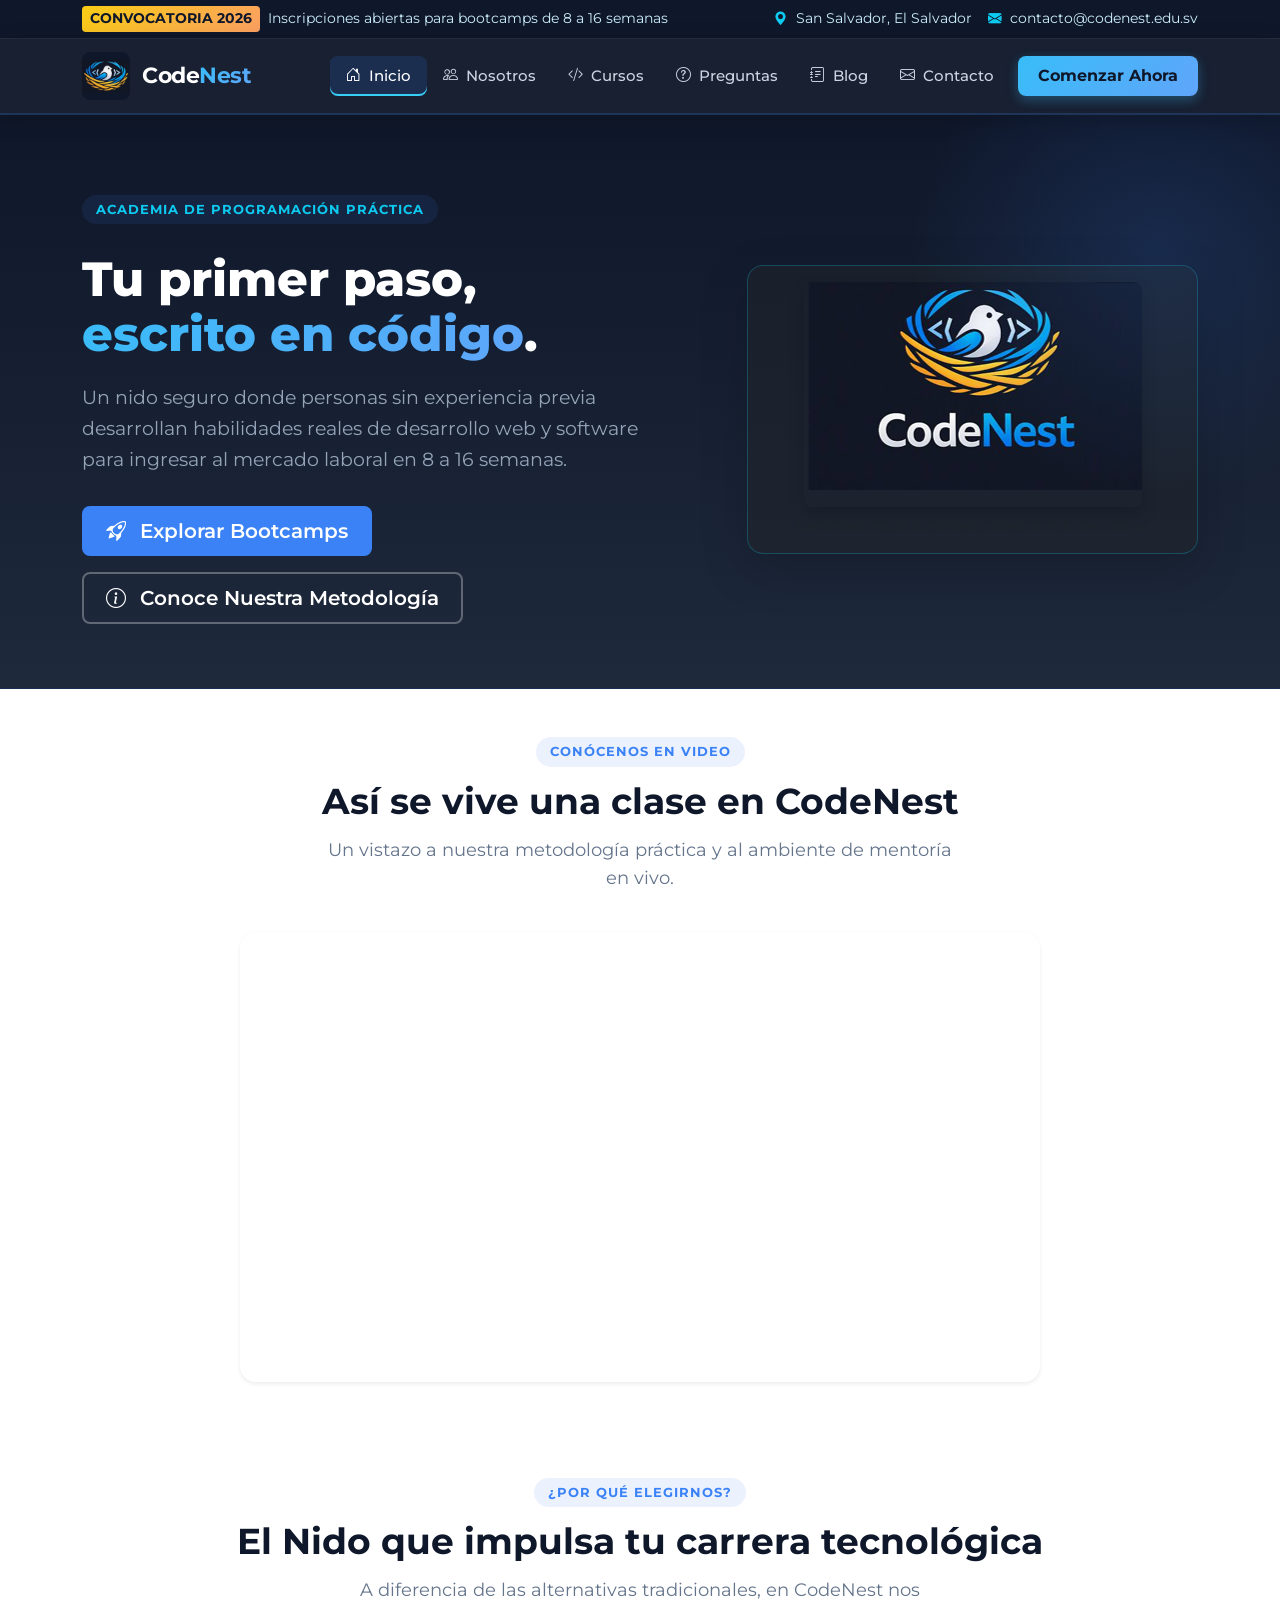
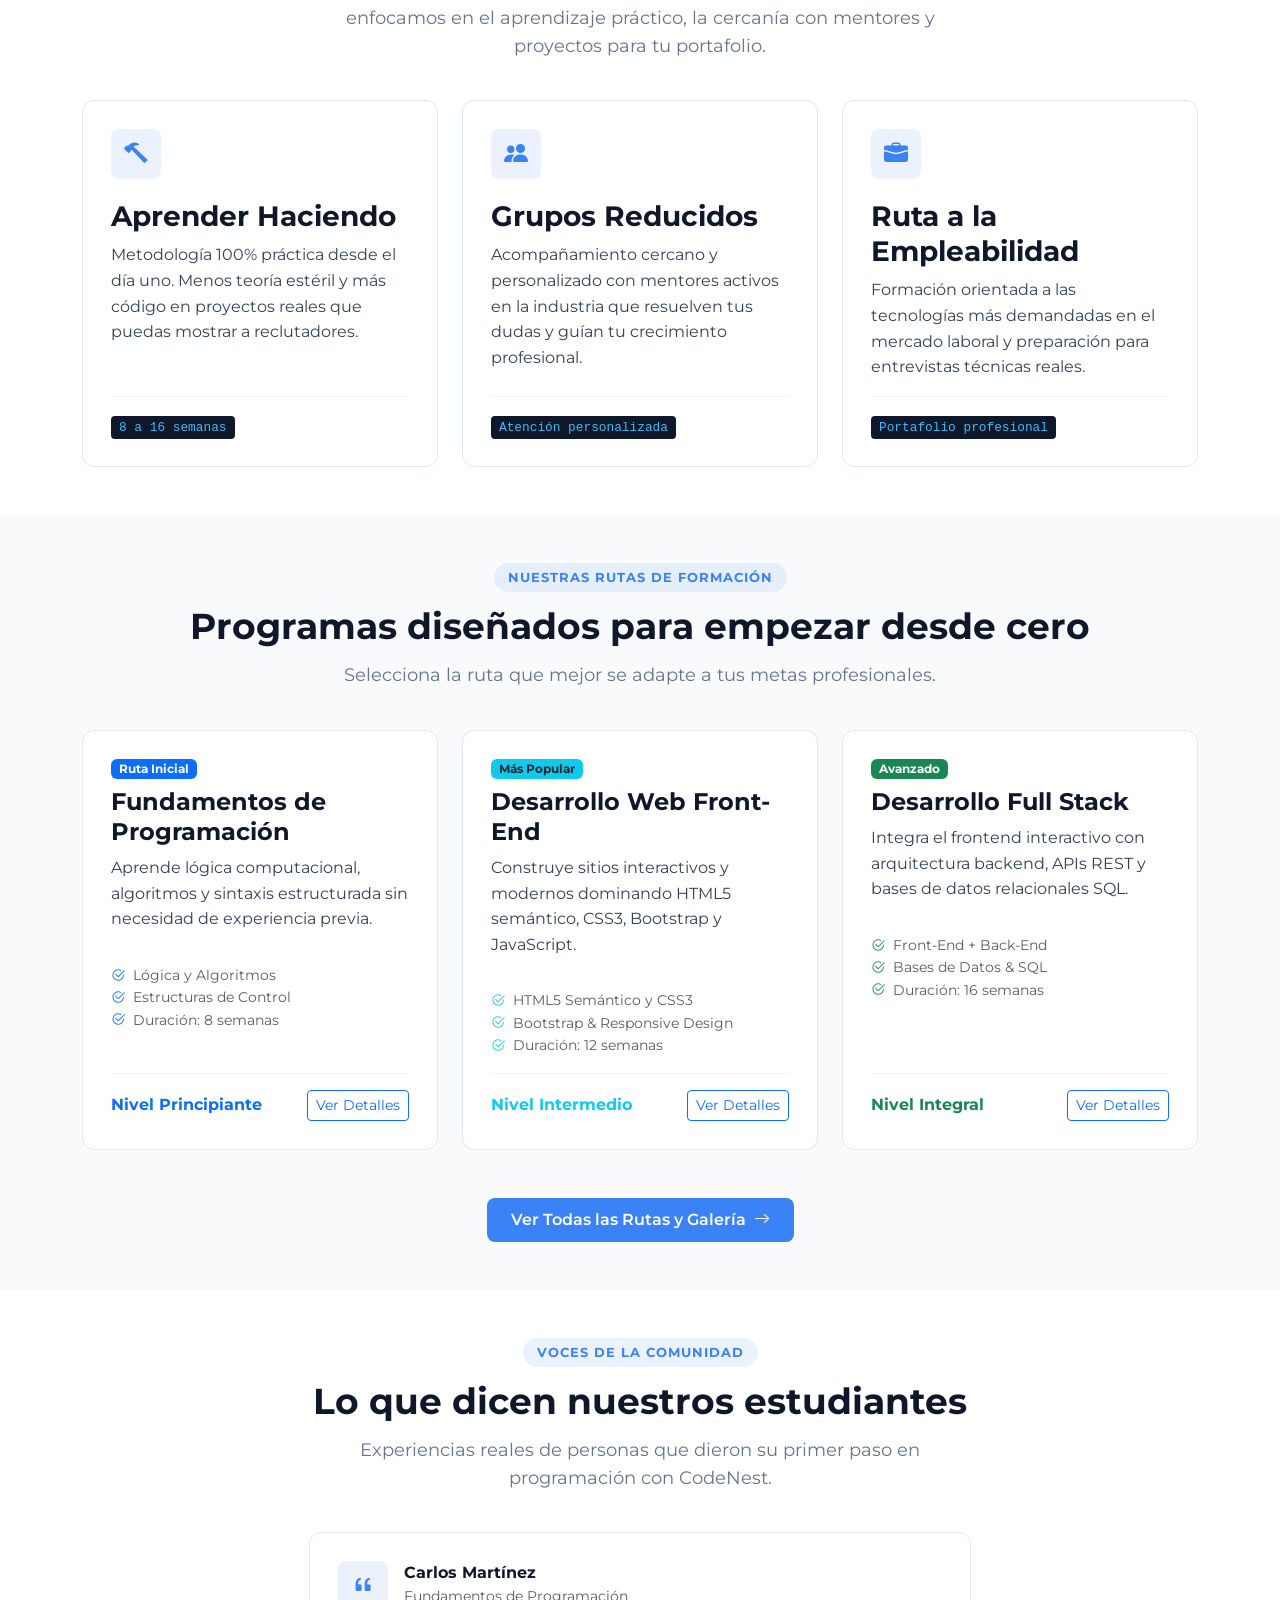
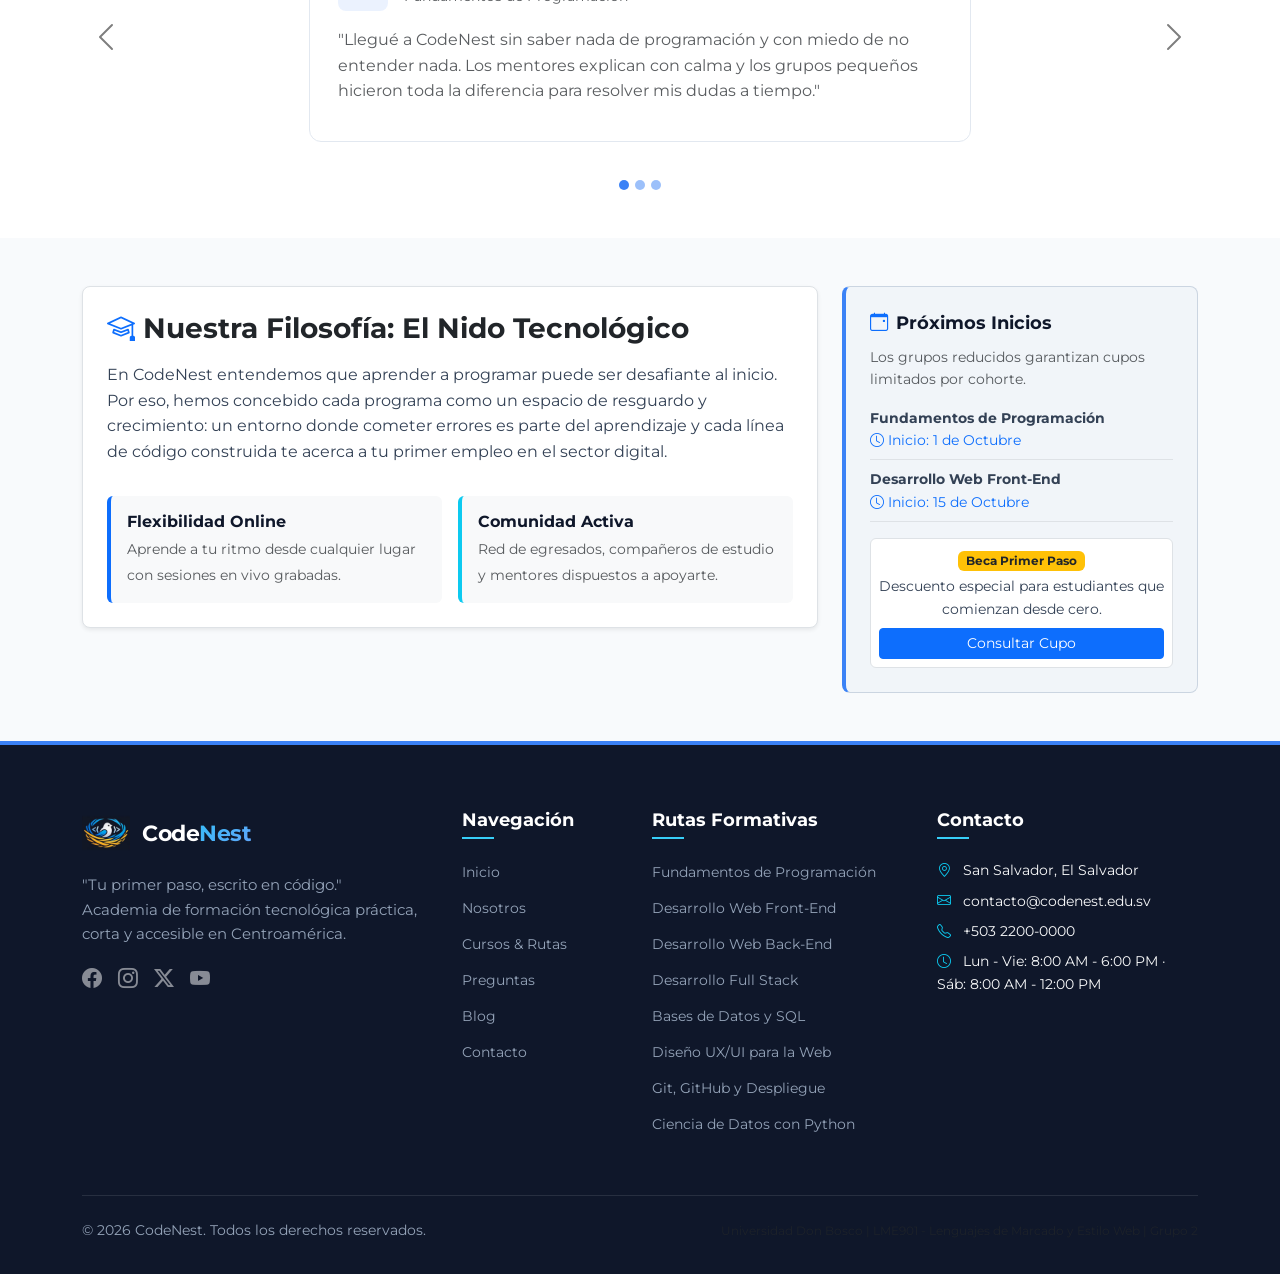
<file: codenest-main/index.html>
<!DOCTYPE html>
<html lang="es">

<head>
  <meta charset="UTF-8">
  <meta name="viewport" content="width=device-width, initial-scale=1.0">
  <meta name="description"
    content="CodeNest - Academia de formación práctica en programación para Centroamérica. Tu primer paso, escrito en código.">
  <title>CodeNest | Tu primer paso, escrito en código</title>

  <link rel="preconnect" href="https://fonts.googleapis.com">
  <link rel="preconnect" href="https://fonts.gstatic.com" crossorigin>
  <link
    href="https://fonts.googleapis.com/css2?family=Montserrat:ital,wght@0,300;0,400;0,500;0,600;0,700;0,800;1,400&display=swap"
    rel="stylesheet">
  <link href="https://cdn.jsdelivr.net/npm/bootstrap@5.3.3/dist/css/bootstrap.min.css" rel="stylesheet">
  <link rel="stylesheet" href="https://cdn.jsdelivr.net/npm/bootstrap-icons@1.11.3/font/bootstrap-icons.min.css">
  <link rel="icon" type="image/png" href="img/favicon.png">
  <link rel="stylesheet" href="css/style.css">
</head>

<body>
  <header class="top-notice-bar">
    <div class="container d-flex justify-content-between align-items-center flex-wrap gap-2">
      <div class="d-flex align-items-center gap-2">
        <span class="badge-highlight">CONVOCATORIA 2026</span>
        <span>Inscripciones abiertas para bootcamps de 8 a 16 semanas</span>
      </div>
      <div class="d-none d-md-flex align-items-center gap-3">
        <span><i class="bi bi-geo-alt-fill text-info me-1"></i> San Salvador, El Salvador</span>
        <span><i class="bi bi-envelope-fill text-info me-1"></i> contacto@codenest.edu.sv</span>
      </div>
    </div>
  </header>

  <nav class="navbar navbar-expand-lg navbar-dark main-navigation" aria-label="Navegación principal">
    <div class="container">
      <a class="navbar-brand brand-logo-container" href="index.html">
        <img src="img/logo-icono.png" alt="Logotipo de CodeNest: ave dentro de un nido con corchetes de código" width="48" height="48">
        <span class="brand-title">Code<span class="nest-gradient">Nest</span></span>
      </a>
      <button class="navbar-toggler" type="button" data-bs-toggle="collapse" data-bs-target="#navbarCodeNest"
        aria-controls="navbarCodeNest" aria-expanded="false" aria-label="Abrir menú de navegación">
        <span class="navbar-toggler-icon"></span>
      </button>
      <div class="collapse navbar-collapse" id="navbarCodeNest">
        <ul class="navbar-nav ms-auto mb-2 mb-lg-0 align-items-lg-center">
          <li class="nav-item">
            <a class="nav-link active" href="index.html" aria-current="page"><i class="bi bi-house-door me-1"></i>
              Inicio</a>
          </li>
          <li class="nav-item">
            <a class="nav-link" href="nosotros.html"><i class="bi bi-people me-1"></i> Nosotros</a>
          </li>
          <li class="nav-item">
            <a class="nav-link" href="servicios.html"><i class="bi bi-code-slash me-1"></i> Cursos</a>
          </li>
          <li class="nav-item">
            <a class="nav-link" href="faq.html"><i class="bi bi-question-circle me-1"></i> Preguntas</a>
          </li>
          <li class="nav-item">
            <a class="nav-link" href="blog.html"><i class="bi bi-journal-text me-1"></i> Blog</a>
          </li>
          <li class="nav-item">
            <a class="nav-link" href="contacto.html"><i class="bi bi-envelope me-1"></i> Contacto</a>
          </li>
          <li class="nav-item ms-lg-2 mt-2 mt-lg-0">
            <a href="servicios.html" class="btn btn-nav-cta">Comenzar Ahora</a>
          </li>
        </ul>
      </div>
    </div>
  </nav>
  <main>
    <section class="hero-section text-center text-lg-start" aria-labelledby="hero-title">
      <div class="container">
        <div class="row align-items-center g-4">
          <div class="col-lg-7">
            <div class="mb-3">
              <span class="section-tag bg-opacity-25 text-info">ACADEMIA DE PROGRAMACIÓN PRÁCTICA</span>
            </div>
            <h1 id="hero-title" class="hero-title">
              Tu primer paso, <br><span class="hero-highlight">escrito en código</span>.
            </h1>
            <p class="hero-subtitle">
              Un nido seguro donde personas sin experiencia previa desarrollan habilidades reales de desarrollo web y
              software para ingresar al mercado laboral en 8 a 16 semanas.
            </p>
            <div class="d-flex flex-wrap gap-3 justify-content-center justify-content-lg-start">
              <a href="servicios.html" class="btn btn-brand-primary btn-lg">
                <i class="bi bi-rocket-takeoff me-2"></i> Explorar Bootcamps
              </a>
              <a href="nosotros.html" class="btn btn-brand-outline btn-lg">
                <i class="bi bi-info-circle me-2"></i> Conoce Nuestra Metodología
              </a>
            </div>
          </div>
          <div class="col-lg-5 text-center">
            <div class="p-3 bg-dark bg-opacity-50 rounded-4 border border-info border-opacity-25 shadow-lg">
              <img src="img/logo-principal.png" alt="Logotipo oficial CodeNest"
                class="img-fluid rounded-3 shadow" loading="lazy">
              <p class="small text-muted mt-2 mb-0">Identidad visual CodeNest: nuestro nido de código</p>
            </div>
          </div>
        </div>
      </div>
    </section>

    <!-- ===================== VIDEO INSTITUCIONAL ===================== -->
    <section class="py-5 bg-white" aria-labelledby="video-heading">
      <div class="container text-center">
        <header class="section-header text-center">
          <span class="section-tag">Conócenos en Video</span>
          <h2 id="video-heading" class="section-title">Así se vive una clase en CodeNest</h2>
          <p class="section-subtitle mx-auto">Un vistazo a nuestra metodología práctica y al ambiente de mentoría
            en vivo.</p>
        </header>
        <div class="ratio ratio-16x9 rounded-4 overflow-hidden shadow-sm mx-auto" style="max-width: 800px;">
          <iframe loading="lazy" width="560" height="315" src="https://www.youtube.com/embed/lvJPBjxZMJA?si=qSbRMhD-RaRc77EF&amp;start=1" title="YouTube video player" frameborder="0" allow="accelerometer; autoplay; clipboard-write; encrypted-media; gyroscope; picture-in-picture; web-share" referrerpolicy="strict-origin-when-cross-origin" allowfullscreen></iframe>
        </div>
      </div>
    </section>

    <section class="py-5 bg-white" aria-labelledby="valor-title">
      <div class="container">
        <header class="section-header text-center">
          <span class="section-tag">¿Por qué elegirnos?</span>
          <h2 id="valor-title" class="section-title">El Nido que impulsa tu carrera tecnológica</h2>
          <p class="section-subtitle mx-auto">
            A diferencia de las alternativas tradicionales, en CodeNest nos enfocamos en el aprendizaje práctico, la
            cercanía con mentores y proyectos para tu portafolio.
          </p>
        </header>
        <div class="row g-4">
          <div class="col-md-4">
            <article class="semantic-card">
              <div class="card-icon-badge">
                <i class="bi bi-hammer"></i>
              </div>
              <h3>Aprender Haciendo</h3>
              <p>Metodología 100% práctica desde el día uno. Menos teoría estéril y más código en proyectos reales que
                puedas mostrar a reclutadores.</p>
              <footer class="semantic-card-footer">
                <span class="badge-code">8 a 16 semanas</span>
              </footer>
            </article>
          </div>
          <div class="col-md-4">
            <article class="semantic-card">
              <div class="card-icon-badge">
                <i class="bi bi-people-fill"></i>
              </div>
              <h3>Grupos Reducidos</h3>
              <p>Acompañamiento cercano y personalizado con mentores activos en la industria que resuelven tus dudas y
                guían tu crecimiento profesional.</p>
              <footer class="semantic-card-footer">
                <span class="badge-code">Atención personalizada</span>
              </footer>
            </article>
          </div>
          <div class="col-md-4">
            <article class="semantic-card">
              <div class="card-icon-badge">
                <i class="bi bi-briefcase-fill"></i>
              </div>
              <h3>Ruta a la Empleabilidad</h3>
              <p>Formación orientada a las tecnologías más demandadas en el mercado laboral y preparación para
                entrevistas técnicas reales.</p>
              <footer class="semantic-card-footer">
                <span class="badge-code">Portafolio profesional</span>
              </footer>
            </article>
          </div>
        </div>
      </div>
    </section>

    <section class="py-5" style="background-color: #F8FAFC;" aria-labelledby="cursos-title">
      <div class="container">
        <header class="section-header text-center">
          <span class="section-tag">Nuestras Rutas de Formación</span>
          <h2 id="cursos-title" class="section-title">Programas diseñados para empezar desde cero</h2>
          <p class="section-subtitle mx-auto">Selecciona la ruta que mejor se adapte a tus metas profesionales.</p>
        </header>

        <div class="row g-4">
          <div class="col-lg-4 col-md-6">
            <article class="semantic-card">
              <span class="badge bg-primary mb-2 align-self-start">Ruta Inicial</span>
              <h4>Fundamentos de Programación</h4>
              <p>Aprende lógica computacional, algoritmos y sintaxis estructurada sin necesidad de experiencia previa.
              </p>
              <ul class="list-unstyled text-muted small my-3">
                <li><i class="bi bi-check2-circle text-primary me-2"></i>Lógica y Algoritmos</li>
                <li><i class="bi bi-check2-circle text-primary me-2"></i>Estructuras de Control</li>
                <li><i class="bi bi-check2-circle text-primary me-2"></i>Duración: 8 semanas</li>
              </ul>
              <footer class="semantic-card-footer d-flex justify-content-between align-items-center">
                <span class="fw-bold text-primary">Nivel Principiante</span>
                <a href="servicios.html" class="btn btn-sm btn-outline-primary">Ver Detalles</a>
              </footer>
            </article>
          </div>
          <div class="col-lg-4 col-md-6">
            <article class="semantic-card">
              <span class="badge bg-info text-dark mb-2 align-self-start">Más Popular</span>
              <h4>Desarrollo Web Front-End</h4>
              <p>Construye sitios interactivos y modernos dominando HTML5 semántico, CSS3, Bootstrap y JavaScript.</p>
              <ul class="list-unstyled text-muted small my-3">
                <li><i class="bi bi-check2-circle text-info me-2"></i>HTML5 Semántico y CSS3</li>
                <li><i class="bi bi-check2-circle text-info me-2"></i>Bootstrap & Responsive Design</li>
                <li><i class="bi bi-check2-circle text-info me-2"></i>Duración: 12 semanas</li>
              </ul>
              <footer class="semantic-card-footer d-flex justify-content-between align-items-center">
                <span class="fw-bold text-info">Nivel Intermedio</span>
                <a href="servicios.html" class="btn btn-sm btn-outline-primary">Ver Detalles</a>
              </footer>
            </article>
          </div>
          <div class="col-lg-4 col-md-6">
            <article class="semantic-card">
              <span class="badge bg-success mb-2 align-self-start">Avanzado</span>
              <h4>Desarrollo Full Stack</h4>
              <p>Integra el frontend interactivo con arquitectura backend, APIs REST y bases de datos relacionales SQL.
              </p>
              <ul class="list-unstyled text-muted small my-3">
                <li><i class="bi bi-check2-circle text-success me-2"></i>Front-End + Back-End</li>
                <li><i class="bi bi-check2-circle text-success me-2"></i>Bases de Datos & SQL</li>
                <li><i class="bi bi-check2-circle text-success me-2"></i>Duración: 16 semanas</li>
              </ul>
              <footer class="semantic-card-footer d-flex justify-content-between align-items-center">
                <span class="fw-bold text-success">Nivel Integral</span>
                <a href="servicios.html" class="btn btn-sm btn-outline-primary">Ver Detalles</a>
              </footer>
            </article>
          </div>
        </div>

        <div class="text-center mt-5">
          <a href="servicios.html" class="btn btn-brand-primary">Ver Todas las Rutas y Galería <i
              class="bi bi-arrow-right ms-1"></i></a>
        </div>
      </div>
    </section>

    <!-- ===================== TESTIMONIOS ===================== -->
    <section class="py-5 bg-white" aria-labelledby="testimonios-heading">
      <div class="container">
        <header class="section-header text-center">
          <span class="section-tag">Voces de la Comunidad</span>
          <h2 id="testimonios-heading" class="section-title">Lo que dicen nuestros estudiantes</h2>
          <p class="section-subtitle mx-auto">Experiencias reales de personas que dieron su primer paso en
            programación con CodeNest.</p>
        </header>

        <div id="carruselTestimonios" class="carousel carousel-dark slide testimonial-carousel" data-bs-ride="carousel"
          data-bs-interval="7000" aria-label="Testimonios de estudiantes">
        <div class="carousel-indicators">
          <button type="button" data-bs-target="#carruselTestimonios" data-bs-slide-to="0" class="active" aria-current="true" aria-label="Testimonio 1"></button>
          <button type="button" data-bs-target="#carruselTestimonios" data-bs-slide-to="1" aria-label="Testimonio 2"></button>
          <button type="button" data-bs-target="#carruselTestimonios" data-bs-slide-to="2" aria-label="Testimonio 3"></button>
        </div>
        <div class="carousel-inner">
          <div class="carousel-item active">
            <div class="row justify-content-center">
              <div class="col-lg-8">
                <article class="semantic-card">
                  <div class="d-flex align-items-center gap-3 mb-3">
                    <div class="card-icon-badge mb-0">
                      <i class="bi bi-quote"></i>
                    </div>
                    <div>
                      <h6 class="fw-bold mb-0">Carlos Martínez</h6>
                      <small class="text-muted">Fundamentos de Programación</small>
                    </div>
                  </div>
                  <p class="text-muted mb-0">
                    "Llegué a CodeNest sin saber nada de programación y con miedo de no entender nada. Los mentores explican con calma y los grupos pequeños hicieron toda la diferencia para resolver mis dudas a tiempo."
                  </p>
                </article>
              </div>
            </div>
          </div>
          <div class="carousel-item">
            <div class="row justify-content-center">
              <div class="col-lg-8">
                <article class="semantic-card">
                  <div class="d-flex align-items-center gap-3 mb-3">
                    <div class="card-icon-badge mb-0">
                      <i class="bi bi-quote"></i>
                    </div>
                    <div>
                      <h6 class="fw-bold mb-0">Daniela Ramírez</h6>
                      <small class="text-muted">Desarrollo Web Front-End</small>
                    </div>
                  </div>
                  <p class="text-muted mb-0">
                    "Venía de otra carrera y quería un cambio rápido. En 12 semanas ya tenía un portafolio real que mostrar, algo que en la universidad me hubiera tomado años."
                  </p>
                </article>
              </div>
            </div>
          </div>
          <div class="carousel-item">
            <div class="row justify-content-center">
              <div class="col-lg-8">
                <article class="semantic-card">
                  <div class="d-flex align-items-center gap-3 mb-3">
                    <div class="card-icon-badge mb-0">
                      <i class="bi bi-quote"></i>
                    </div>
                    <div>
                      <h6 class="fw-bold mb-0">Josué Hernández</h6>
                      <small class="text-muted">Desarrollo Full Stack</small>
                    </div>
                  </div>
                  <p class="text-muted mb-0">
                    "Lo que más valoro es que todo se aprende haciendo proyectos reales. Eso me dio la confianza para presentarme a mi primera entrevista técnica."
                  </p>
                </article>
              </div>
            </div>
          </div>
        </div>
        <button class="carousel-control-prev" type="button" data-bs-target="#carruselTestimonios" data-bs-slide="prev">
          <span class="carousel-control-prev-icon" aria-hidden="true"></span>
          <span class="visually-hidden">Anterior</span>
        </button>
        <button class="carousel-control-next" type="button" data-bs-target="#carruselTestimonios" data-bs-slide="next">
          <span class="carousel-control-next-icon" aria-hidden="true"></span>
          <span class="visually-hidden">Siguiente</span>
        </button>
      </div>
    </div>
  </section>

    <div class="container my-5">
      <div class="row">
        <div class="col-lg-8">
          <section class="p-4 bg-white rounded-3 shadow-sm border" aria-labelledby="comunidad-title">
            <h3 id="comunidad-title" class="fw-bold text-dark mb-3"><i
                class="bi bi-mortarboard text-primary me-2"></i>Nuestra Filosofía: El Nido Tecnológico</h3>
            <p>
              En CodeNest entendemos que aprender a programar puede ser desafiante al inicio. Por eso, hemos concebido
              cada programa como un espacio de resguardo y crecimiento: un entorno donde cometer errores es parte del
              aprendizaje y cada línea de código construida te acerca a tu primer empleo en el sector digital.
            </p>
            <div class="row g-3 mt-2">
              <div class="col-sm-6">
                <div class="p-3 bg-light rounded-2 border-start border-primary border-4">
                  <h6 class="fw-bold mb-1">Flexibilidad Online</h6>
                  <small class="text-muted">Aprende a tu ritmo desde cualquier lugar con sesiones en vivo
                    grabadas.</small>
                </div>
              </div>
              <div class="col-sm-6">
                <div class="p-3 bg-light rounded-2 border-start border-info border-4">
                  <h6 class="fw-bold mb-1">Comunidad Activa</h6>
                  <small class="text-muted">Red de egresados, compañeros de estudio y mentores dispuestos a
                    apoyarte.</small>
                </div>
              </div>
            </div>
          </section>
        </div>
        <div class="col-lg-4">
          <aside class="semantic-aside mt-lg-0" aria-label="Información complementaria y convocatorias">
            <h4 class="aside-title"><i class="bi bi-calendar-event text-primary"></i> Próximos Inicios</h4>
            <p class="small text-muted mb-3">Los grupos reducidos garantizan cupos limitados por cohorte.</p>
            <ul class="list-unstyled small mb-3">
              <li class="mb-2 pb-2 border-bottom">
                <strong>Fundamentos de Programación</strong><br>
                <span class="text-primary"><i class="bi bi-clock me-1"></i>Inicio: 1 de Octubre</span>
              </li>
              <li class="mb-2 pb-2 border-bottom">
                <strong>Desarrollo Web Front-End</strong><br>
                <span class="text-primary"><i class="bi bi-clock me-1"></i>Inicio: 15 de Octubre</span>
              </li>
            </ul>
            <div class="p-2 bg-white rounded border text-center">
              <span class="badge bg-warning text-dark mb-1">Beca Primer Paso</span>
              <p class="small mb-2">Descuento especial para estudiantes que comienzan desde cero.</p>
              <a href="contacto.html" class="btn btn-sm btn-primary w-100">Consultar Cupo</a>
            </div>
          </aside>
        </div>
      </div>
    </div>
  </main>
  <footer class="main-footer" aria-label="Pie de página institucional">
    <div class="container">
      <div class="row g-4">
        <div class="col-lg-4 col-md-6">
          <div class="brand-logo-container mb-3">
        <img src="img/logo-icono.png" alt="Logotipo de CodeNest: ave dentro de un nido con corchetes de código" width="48" height="48">
        <span class="brand-title">Code<span class="nest-gradient">Nest</span></span>
          </div>
          <p class="footer-brand-desc">
            "Tu primer paso, escrito en código."<br>
            Academia de formación tecnológica práctica, corta y accesible en Centroamérica.
          </p>
          <div class="d-flex gap-3 fs-5 mt-3">
            <a href="https://facebook.com" class="text-white-50" aria-label="Facebook CodeNest" target="_blank"
              rel="noopener"><i class="bi bi-facebook"></i></a>
            <a href="https://instagram.com" class="text-white-50" aria-label="Instagram CodeNest" target="_blank"
              rel="noopener"><i class="bi bi-instagram"></i></a>
            <a href="https://x.com" class="text-white-50" aria-label="X (Twitter) CodeNest" target="_blank"
              rel="noopener"><i class="bi bi-twitter-x"></i></a>
            <a href="https://youtube.com" class="text-white-50" aria-label="YouTube CodeNest" target="_blank"
              rel="noopener"><i class="bi bi-youtube"></i></a>
          </div>
        </div>
        <div class="col-lg-2 col-md-6">
          <h5 class="footer-heading">Navegación</h5>
          <ul class="footer-links">
            <li><a href="index.html">Inicio</a></li>
            <li><a href="nosotros.html">Nosotros</a></li>
            <li><a href="servicios.html">Cursos & Rutas</a></li>
            <li><a href="faq.html">Preguntas</a></li>
            <li><a href="blog.html">Blog</a></li>
            <li><a href="contacto.html">Contacto</a></li>
          </ul>
        </div>
        <div class="col-lg-3 col-md-6">
          <h5 class="footer-heading">Rutas Formativas</h5>
          <ul class="footer-links">
            <li><a href="servicios.html">Fundamentos de Programación</a></li>
            <li><a href="servicios.html">Desarrollo Web Front-End</a></li>
            <li><a href="servicios.html">Desarrollo Web Back-End</a></li>
            <li><a href="servicios.html">Desarrollo Full Stack</a></li>
            <li><a href="servicios.html">Bases de Datos y SQL</a></li>
            <li><a href="ux-ui.html">Diseño UX/UI para la Web</a></li>
            <li><a href="git-github.html">Git, GitHub y Despliegue</a></li>
            <li><a href="ciencia-datos.html">Ciencia de Datos con Python</a></li>
          </ul>
        </div>
        <div class="col-lg-3 col-md-6">
          <h5 class="footer-heading">Contacto</h5>
          <ul class="footer-links text-light small">
            <li class="mb-2"><i class="bi bi-geo-alt text-info me-2"></i> San Salvador, El Salvador</li>
            <li class="mb-2"><i class="bi bi-envelope text-info me-2"></i> contacto@codenest.edu.sv</li>
            <li class="mb-2"><i class="bi bi-telephone text-info me-2"></i> +503 2200-0000</li>
            <li class="mb-2"><i class="bi bi-clock text-info me-2"></i> Lun - Vie: 8:00 AM - 6:00 PM · Sáb: 8:00 AM - 12:00 PM</li>
          </ul>
        </div>
      </div>
      <div class="footer-bottom d-flex flex-wrap justify-content-between align-items-center gap-2">
        <p class="mb-0">&copy; <span id="current-year">2026</span> CodeNest. Todos los derechos reservados.</p>
        <p class="mb-0 text-muted small">
          Universidad Don Bosco | LME901 - Lenguajes de Marcado y Estilo Web | Grupo 2
        </p>
      </div>
    </div>
  </footer>

  <script src="https://cdn.jsdelivr.net/npm/bootstrap@5.3.3/dist/js/bootstrap.bundle.min.js"></script>

  <script src="js/main.js"></script>
</body>

</html>
</file>
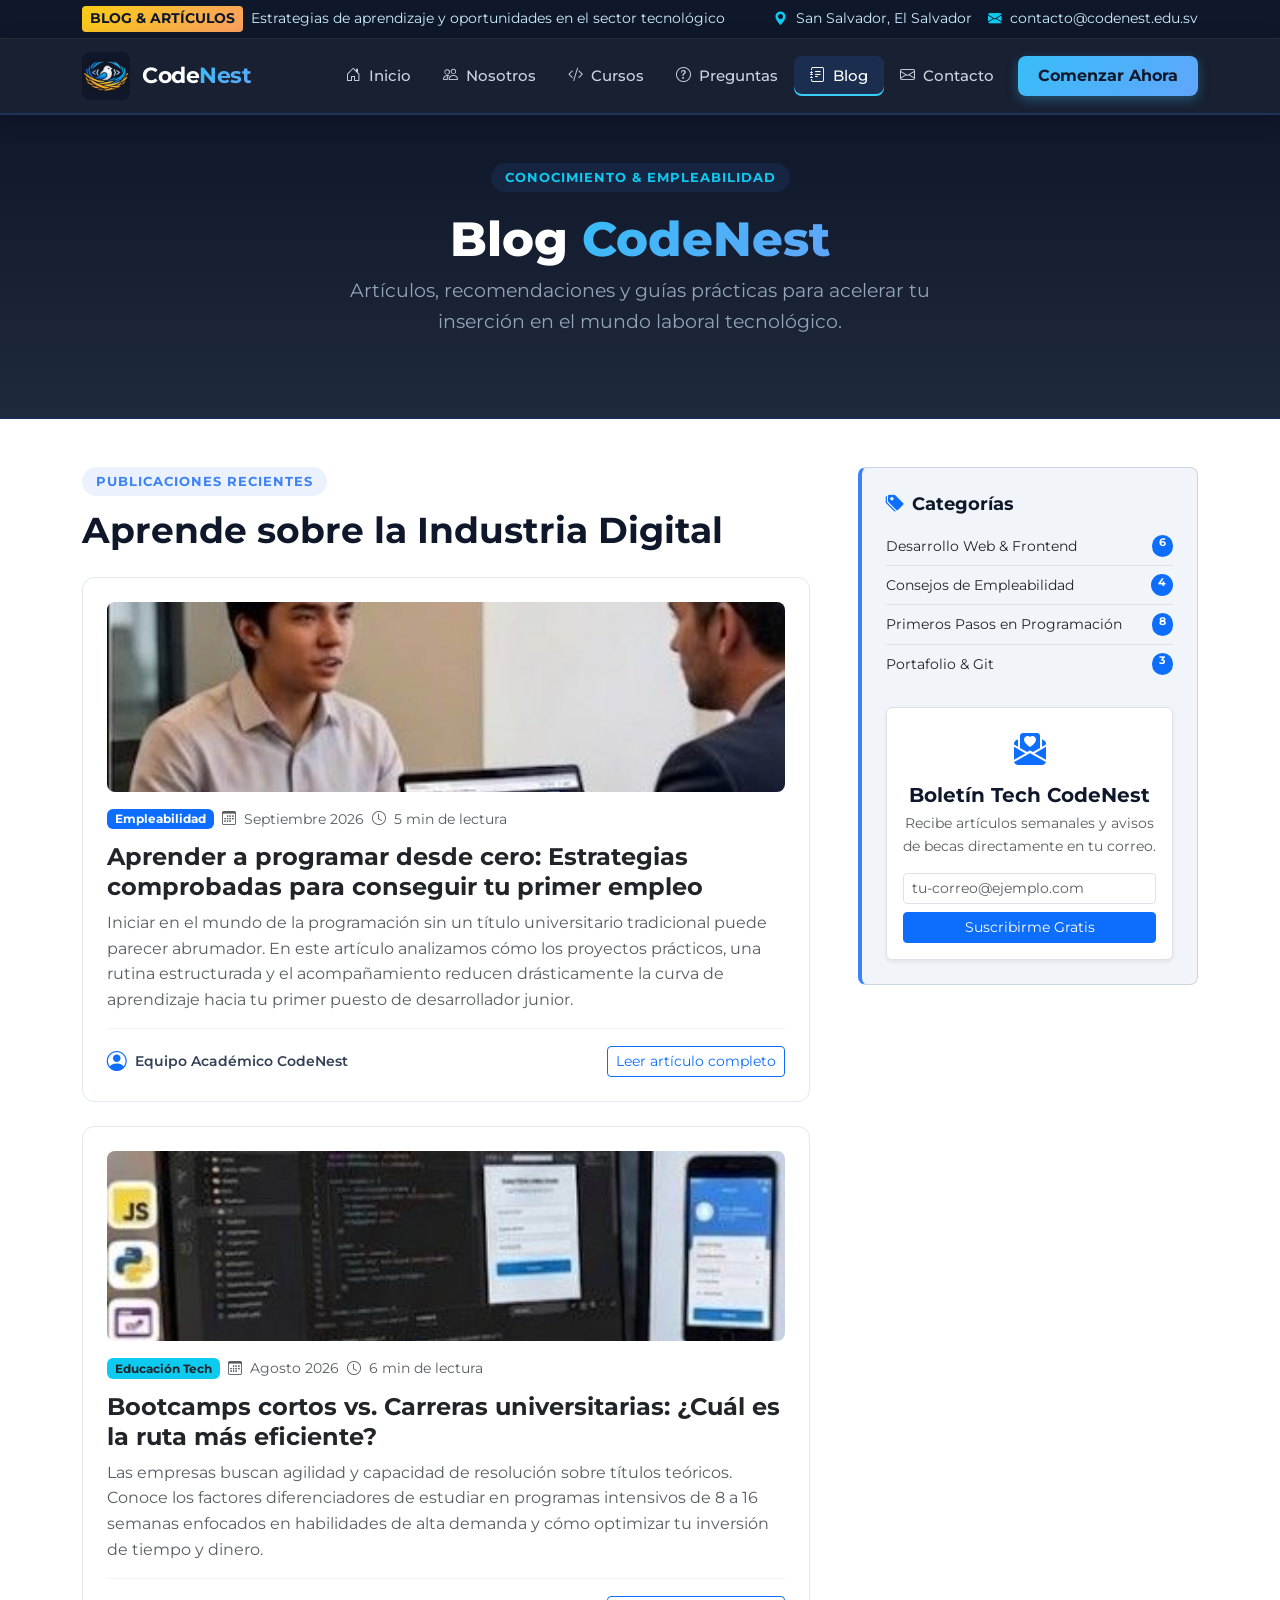
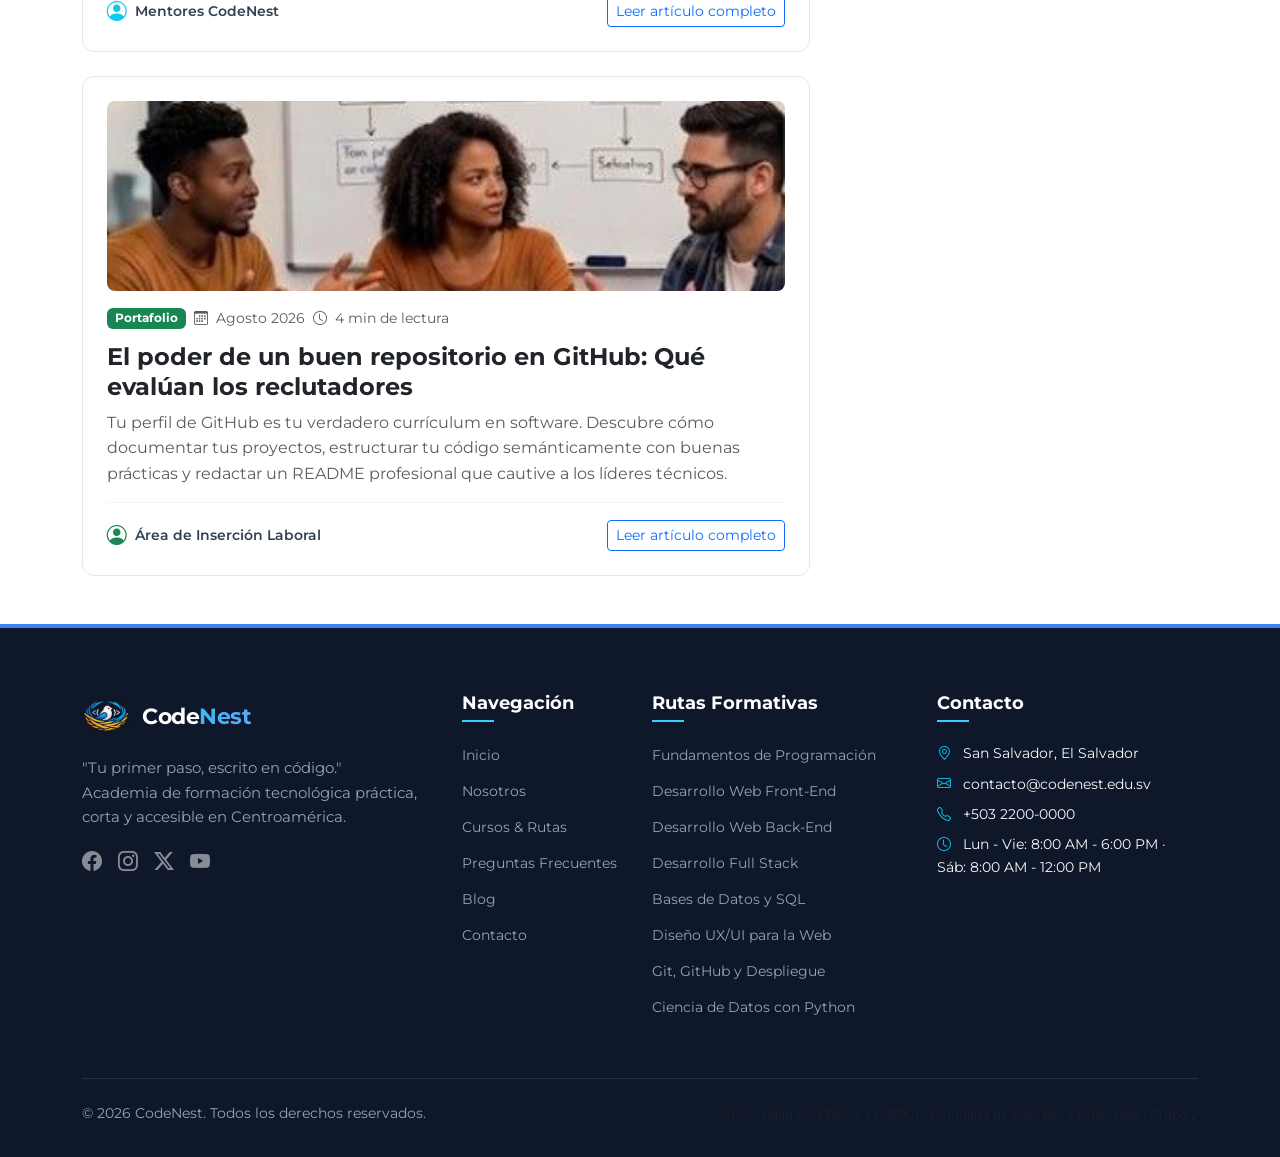
<file: codenest-main/blog.html>
<!DOCTYPE html>
<html lang="es">

<head>
  <meta charset="UTF-8">
  <meta name="viewport" content="width=device-width, initial-scale=1.0">
  <meta name="description"
    content="Blog de CodeNest con artículos, guías y consejos para aprender programación y conseguir empleo en el sector tecnológico.">
  <title>Blog & Novedades | CodeNest</title>

  <link rel="preconnect" href="https://fonts.googleapis.com">
  <link rel="preconnect" href="https://fonts.gstatic.com" crossorigin>
  <link
    href="https://fonts.googleapis.com/css2?family=Montserrat:ital,wght@0,300;0,400;0,500;0,600;0,700;0,800;1,400&display=swap"
    rel="stylesheet">

  <link href="https://cdn.jsdelivr.net/npm/bootstrap@5.3.3/dist/css/bootstrap.min.css" rel="stylesheet">

  <link rel="stylesheet" href="https://cdn.jsdelivr.net/npm/bootstrap-icons@1.11.3/font/bootstrap-icons.min.css">

  <link rel="icon" type="image/png" href="img/favicon.png">
  <link rel="stylesheet" href="css/style.css">
</head>

<body>

  <header class="top-notice-bar">
    <div class="container d-flex justify-content-between align-items-center flex-wrap gap-2">
      <div class="d-flex align-items-center gap-2">
        <span class="badge-highlight">BLOG & ARTÍCULOS</span>
        <span>Estrategias de aprendizaje y oportunidades en el sector tecnológico</span>
      </div>
      <div class="d-none d-md-flex align-items-center gap-3">
        <span><i class="bi bi-geo-alt-fill text-info me-1"></i> San Salvador, El Salvador</span>
        <span><i class="bi bi-envelope-fill text-info me-1"></i> contacto@codenest.edu.sv</span>
      </div>
    </div>
  </header>

  <nav class="navbar navbar-expand-lg navbar-dark main-navigation" aria-label="Navegación principal">
    <div class="container">
      <a class="navbar-brand brand-logo-container" href="index.html">
        <img src="img/logo-icono.png" alt="Logotipo de CodeNest: ave dentro de un nido con corchetes de código" width="48" height="48">
        <span class="brand-title">Code<span class="nest-gradient">Nest</span></span>
      </a>
      <button class="navbar-toggler" type="button" data-bs-toggle="collapse" data-bs-target="#navbarCodeNest"
        aria-controls="navbarCodeNest" aria-expanded="false" aria-label="Abrir menú de navegación">
        <span class="navbar-toggler-icon"></span>
      </button>

      <div class="collapse navbar-collapse" id="navbarCodeNest">
        <ul class="navbar-nav ms-auto mb-2 mb-lg-0 align-items-lg-center">
          <li class="nav-item">
            <a class="nav-link" href="index.html"><i class="bi bi-house-door me-1"></i> Inicio</a>
          </li>
          <li class="nav-item">
            <a class="nav-link" href="nosotros.html"><i class="bi bi-people me-1"></i> Nosotros</a>
          </li>
          <li class="nav-item">
            <a class="nav-link" href="servicios.html"><i class="bi bi-code-slash me-1"></i> Cursos</a>
          </li>
          <li class="nav-item">
            <a class="nav-link" href="faq.html"><i class="bi bi-question-circle me-1"></i> Preguntas</a>
          </li>
          <li class="nav-item">
            <a class="nav-link active" href="blog.html" aria-current="page"><i class="bi bi-journal-text me-1"></i>
              Blog</a>
          </li>
          <li class="nav-item">
            <a class="nav-link" href="contacto.html"><i class="bi bi-envelope me-1"></i> Contacto</a>
          </li>
          <li class="nav-item ms-lg-2 mt-2 mt-lg-0">
            <a href="servicios.html" class="btn btn-nav-cta">Comenzar Ahora</a>
          </li>
        </ul>
      </div>
    </div>
  </nav>

  <main>
    <section class="py-5 text-white"
      style="background: var(--cn-gradient-dark); border-bottom: 2px solid rgba(59, 130, 246, 0.2);">
      <div class="container text-center">
        <span class="section-tag bg-opacity-25 text-info">CONOCIMIENTO & EMPLEABILIDAD</span>
        <h1 class="hero-title my-2">Blog <span class="hero-highlight">CodeNest</span></h1>
        <p class="hero-subtitle mx-auto">Artículos, recomendaciones y guías prácticas para acelerar tu inserción en el
          mundo laboral tecnológico.</p>
      </div>
    </section>

    <section class="py-5 bg-white" aria-label="Contenido del blog">
      <div class="container">
        <div class="row g-5">
          <div class="col-lg-8">
            <header class="section-header mb-4">
              <span class="section-tag">Publicaciones Recientes</span>
              <h2 class="section-title">Aprende sobre la Industria Digital</h2>
            </header>

            <div class="d-flex flex-column gap-4">
              <article class="semantic-card p-4">
                <img src="img/clase-preparacion-entrevistas.jpg" alt="Egresado presentando su portafolio a un reclutador" class="img-fluid rounded-3 mb-3 w-100" style="height: 190px; object-fit: cover;" loading="lazy">
                <div class="d-flex align-items-center gap-2 mb-2">
                  <span class="badge bg-primary">Empleabilidad</span>
                  <small class="text-muted"><i class="bi bi-calendar3 me-1"></i> Septiembre 2026</small>
                  <small class="text-muted"><i class="bi bi-clock me-1"></i> 5 min de lectura</small>
                </div>
                <h3 class="fs-4 fw-bold text-dark mt-1">Aprender a programar desde cero: Estrategias comprobadas para
                  conseguir tu primer empleo</h3>
                <p class="text-muted">
                  Iniciar en el mundo de la programación sin un título universitario tradicional puede parecer
                  abrumador. En este artículo analizamos cómo los proyectos prácticos, una rutina estructurada y el
                  acompañamiento reducen drásticamente la curva de aprendizaje hacia tu primer puesto de desarrollador
                  junior.
                </p>
                <footer class="semantic-card-footer d-flex justify-content-between align-items-center">
                  <div class="d-flex align-items-center gap-2">
                    <i class="bi bi-person-circle fs-5 text-primary"></i>
                    <span class="small fw-semibold">Equipo Académico CodeNest</span>
                  </div>
                  <button type="button" class="btn btn-sm btn-outline-primary" data-bs-toggle="modal" data-bs-target="#articulo-1">Leer artículo completo</button>
                </footer>
              </article>

              <article class="semantic-card p-4">
                <img src="img/clase-habilidades-vanguardia.jpg" alt="Estación de trabajo con código y app móvil" class="img-fluid rounded-3 mb-3 w-100" style="height: 190px; object-fit: cover;" loading="lazy">
                <div class="d-flex align-items-center gap-2 mb-2">
                  <span class="badge bg-info text-dark">Educación Tech</span>
                  <small class="text-muted"><i class="bi bi-calendar3 me-1"></i> Agosto 2026</small>
                  <small class="text-muted"><i class="bi bi-clock me-1"></i> 6 min de lectura</small>
                </div>
                <h3 class="fs-4 fw-bold text-dark mt-1">Bootcamps cortos vs. Carreras universitarias: ¿Cuál es la ruta
                  más eficiente?</h3>
                <p class="text-muted">
                  Las empresas buscan agilidad y capacidad de resolución sobre títulos teóricos. Conoce los factores
                  diferenciadores de estudiar en programas intensivos de 8 a 16 semanas enfocados en habilidades de alta
                  demanda y cómo optimizar tu inversión de tiempo y dinero.
                </p>
                <footer class="semantic-card-footer d-flex justify-content-between align-items-center">
                  <div class="d-flex align-items-center gap-2">
                    <i class="bi bi-person-circle fs-5 text-info"></i>
                    <span class="small fw-semibold">Mentores CodeNest</span>
                  </div>
                  <button type="button" class="btn btn-sm btn-outline-primary" data-bs-toggle="modal" data-bs-target="#articulo-2">Leer artículo completo</button>
                </footer>
              </article>

              <article class="semantic-card p-4">
                <img src="img/clase-trabajo-colaborativo.jpg" alt="Estudiantes de CodeNest trabajando en equipo" class="img-fluid rounded-3 mb-3 w-100" style="height: 190px; object-fit: cover;" loading="lazy">
                <div class="d-flex align-items-center gap-2 mb-2">
                  <span class="badge bg-success">Portafolio</span>
                  <small class="text-muted"><i class="bi bi-calendar3 me-1"></i> Agosto 2026</small>
                  <small class="text-muted"><i class="bi bi-clock me-1"></i> 4 min de lectura</small>
                </div>
                <h3 class="fs-4 fw-bold text-dark mt-1">El poder de un buen repositorio en GitHub: Qué evalúan los
                  reclutadores</h3>
                <p class="text-muted">
                  Tu perfil de GitHub es tu verdadero currículum en software. Descubre cómo documentar tus proyectos,
                  estructurar tu código semánticamente con buenas prácticas y redactar un README profesional que cautive
                  a los líderes técnicos.
                </p>
                <footer class="semantic-card-footer d-flex justify-content-between align-items-center">
                  <div class="d-flex align-items-center gap-2">
                    <i class="bi bi-person-circle fs-5 text-success"></i>
                    <span class="small fw-semibold">Área de Inserción Laboral</span>
                  </div>
                  <button type="button" class="btn btn-sm btn-outline-primary" data-bs-toggle="modal" data-bs-target="#articulo-3">Leer artículo completo</button>
                </footer>
              </article>
            </div>
          </div>

          <div class="col-lg-4">
            <aside class="semantic-aside mt-0" aria-label="Categorías y destacados del blog">
              <h4 class="aside-title"><i class="bi bi-tags-fill text-primary"></i> Categorías</h4>
              <ul class="list-group list-group-flush mb-4 small bg-transparent">
                <li class="list-group-item bg-transparent d-flex justify-content-between px-0">
                  <span>Desarrollo Web & Frontend</span> <span class="badge bg-primary rounded-pill">6</span>
                </li>
                <li class="list-group-item bg-transparent d-flex justify-content-between px-0">
                  <span>Consejos de Empleabilidad</span> <span class="badge bg-primary rounded-pill">4</span>
                </li>
                <li class="list-group-item bg-transparent d-flex justify-content-between px-0">
                  <span>Primeros Pasos en Programación</span> <span class="badge bg-primary rounded-pill">8</span>
                </li>
                <li class="list-group-item bg-transparent d-flex justify-content-between px-0">
                  <span>Portafolio & Git</span> <span class="badge bg-primary rounded-pill">3</span>
                </li>
              </ul>

              <div class="p-3 bg-white rounded border shadow-sm text-center">
                <i class="bi bi-envelope-paper-heart-fill text-primary fs-2"></i>
                <h5 class="fw-bold mt-2 mb-1">Boletín Tech CodeNest</h5>
                <p class="small text-muted mb-3">Recibe artículos semanales y avisos de becas directamente en tu correo.
                </p>
                <div id="alertas-boletin" aria-live="polite"></div>
                <form action="#" novalidate data-cn-form data-alert-target="#alertas-boletin"
                  data-success-msg="¡Gracias por suscribirte al boletín de CodeNest!"
                  data-error-msg="Ingresa un correo electrónico válido para suscribirte.">
                  <div class="mb-2">
                    <label for="correo-boletin" class="visually-hidden">Correo electrónico</label>
                    <input type="email" id="correo-boletin" class="form-control form-control-sm" placeholder="tu-correo@ejemplo.com"
                      required pattern="[^\s@]+@[^\s@]+\.[A-Za-z]{2,}" autocomplete="email">
                  </div>
                  <button type="submit" class="btn btn-sm btn-primary w-100">Suscribirme Gratis</button>
                </form>
              </div>
            </aside>
          </div>
        </div>
      </div>
    </section>

    <!-- ===================== ARTÍCULOS (MODALES) ===================== -->
    <div class="modal fade" id="articulo-1" tabindex="-1" aria-labelledby="articulo-1-titulo" aria-hidden="true">
      <div class="modal-dialog modal-lg modal-dialog-scrollable modal-dialog-centered">
        <div class="modal-content">
          <div class="modal-header">
            <div>
              <small class="text-muted d-block mb-1">Empleabilidad · Septiembre 2026 · 5 min de lectura</small>
              <h2 class="modal-title fs-4 fw-bold" id="articulo-1-titulo">Aprender a programar desde cero: Estrategias comprobadas para conseguir tu primer empleo</h2>
            </div>
            <button type="button" class="btn-close" data-bs-dismiss="modal" aria-label="Cerrar"></button>
          </div>
          <div class="modal-body">
            <img src="img/clase-preparacion-entrevistas.jpg" alt="Egresado presentando su portafolio a un reclutador" class="img-fluid rounded-3 mb-3 w-100" style="max-height: 260px; object-fit: cover;" loading="lazy">
            <p>Iniciar en la programación sin un título universitario tradicional puede parecer abrumador, pero el camino es más claro de lo que se piensa. Lo que separa a quienes avanzan de quienes se estancan casi nunca es el talento: es la constancia y la forma de practicar.</p>
            <p><strong>1. Construye una rutina estructurada.</strong> Es mejor practicar un poco todos los días que hacer maratones esporádicos. Define horarios fijos, metas semanales pequeñas y revisa tu avance al final de cada semana.</p>
            <p><strong>2. Aprende haciendo proyectos.</strong> Cada concepto nuevo debe terminar en algo que puedas ver funcionando: una calculadora, una página personal, una lista de tareas. Los proyectos terminados y publicados son tu mejor carta de presentación.</p>
            <p><strong>3. Busca acompañamiento.</strong> Trabajar con mentores y en grupos reducidos acorta la curva de aprendizaje, porque las dudas se resuelven a tiempo y evitas repetir errores durante semanas.</p>
            <p><strong>4. Prepárate para las entrevistas técnicas.</strong> Practica explicar en voz alta cómo resolviste un problema y ten tu portafolio listo para mostrarlo. Saber comunicar lo que hiciste pesa tanto como el código en sí.</p>
          </div>
          <div class="modal-footer">
            <a href="contacto.html" class="btn btn-brand-primary"><i class="bi bi-chat-dots me-2"></i>Hablar con un asesor</a>
            <button type="button" class="btn btn-outline-secondary" data-bs-dismiss="modal">Cerrar</button>
          </div>
        </div>
      </div>
    </div>
    <div class="modal fade" id="articulo-2" tabindex="-1" aria-labelledby="articulo-2-titulo" aria-hidden="true">
      <div class="modal-dialog modal-lg modal-dialog-scrollable modal-dialog-centered">
        <div class="modal-content">
          <div class="modal-header">
            <div>
              <small class="text-muted d-block mb-1">Educación Tech · Agosto 2026 · 6 min de lectura</small>
              <h2 class="modal-title fs-4 fw-bold" id="articulo-2-titulo">Bootcamps cortos vs. Carreras universitarias: ¿Cuál es la ruta más eficiente?</h2>
            </div>
            <button type="button" class="btn-close" data-bs-dismiss="modal" aria-label="Cerrar"></button>
          </div>
          <div class="modal-body">
            <img src="img/clase-habilidades-vanguardia.jpg" alt="Estación de trabajo con código y app móvil" class="img-fluid rounded-3 mb-3 w-100" style="max-height: 260px; object-fit: cover;" loading="lazy">
            <p>No existe una respuesta única: la mejor ruta depende de tu punto de partida, tus tiempos y tus metas. Lo útil es conocer las diferencias para decidir con información.</p>
            <p><strong>Tiempo.</strong> Los programas intensivos de 8 a 16 semanas concentran el aprendizaje en habilidades prácticas, mientras que una carrera universitaria se extiende durante varios años e incluye una base teórica más amplia.</p>
            <p><strong>Enfoque.</strong> Un bootcamp prioriza las herramientas y tecnologías de mayor demanda laboral y el trabajo en proyectos reales. La universidad profundiza en fundamentos teóricos, matemáticas y ciencias de la computación.</p>
            <p><strong>Inversión.</strong> Al ser más cortos, los programas intensivos requieren menos tiempo y dinero para comenzar a trabajar en el sector, aunque exigen una dedicación constante durante esas semanas.</p>
            <p>Para muchas personas ambos caminos se complementan: un bootcamp puede ser la puerta de entrada al primer empleo, y más adelante se puede seguir estudiando para profundizar.</p>
          </div>
          <div class="modal-footer">
            <a href="contacto.html" class="btn btn-brand-primary"><i class="bi bi-chat-dots me-2"></i>Hablar con un asesor</a>
            <button type="button" class="btn btn-outline-secondary" data-bs-dismiss="modal">Cerrar</button>
          </div>
        </div>
      </div>
    </div>
    <div class="modal fade" id="articulo-3" tabindex="-1" aria-labelledby="articulo-3-titulo" aria-hidden="true">
      <div class="modal-dialog modal-lg modal-dialog-scrollable modal-dialog-centered">
        <div class="modal-content">
          <div class="modal-header">
            <div>
              <small class="text-muted d-block mb-1">Portafolio · Agosto 2026 · 4 min de lectura</small>
              <h2 class="modal-title fs-4 fw-bold" id="articulo-3-titulo">El poder de un buen repositorio en GitHub: Qué evalúan los reclutadores</h2>
            </div>
            <button type="button" class="btn-close" data-bs-dismiss="modal" aria-label="Cerrar"></button>
          </div>
          <div class="modal-body">
            <img src="img/clase-trabajo-colaborativo.jpg" alt="Estudiantes de CodeNest trabajando en equipo" class="img-fluid rounded-3 mb-3 w-100" style="max-height: 260px; object-fit: cover;" loading="lazy">
            <p>Tu perfil de GitHub funciona como un currículum vivo: muestra cómo piensas, cómo organizas tu trabajo y cómo evolucionas con el tiempo. Estos son los aspectos que más ayudan a destacar.</p>
            <p><strong>Un README claro.</strong> Explica qué hace el proyecto, cómo instalarlo y ejecutarlo, qué tecnologías usa e incluye capturas de pantalla. Es lo primero que lee un reclutador.</p>
            <p><strong>Estructura ordenada.</strong> Carpetas separadas para CSS, imágenes y JavaScript, nombres de archivo consistentes y HTML semántico demuestran buenas prácticas desde el primer vistazo.</p>
            <p><strong>Commits descriptivos.</strong> Mensajes cortos y específicos como “Agrega formulario de contacto” cuentan la historia del proyecto y muestran disciplina de trabajo.</p>
            <p><strong>Proyectos fijados.</strong> Destaca en tu perfil los tres o cuatro trabajos que mejor te representan y mantenlos actualizados.</p>
          </div>
          <div class="modal-footer">
            <a href="contacto.html" class="btn btn-brand-primary"><i class="bi bi-chat-dots me-2"></i>Hablar con un asesor</a>
            <button type="button" class="btn btn-outline-secondary" data-bs-dismiss="modal">Cerrar</button>
          </div>
        </div>
      </div>
    </div>
  </main>

  <footer class="main-footer" aria-label="Pie de página institucional">
    <div class="container">
      <div class="row g-4">
        <div class="col-lg-4 col-md-6">
          <div class="brand-logo-container mb-3">
        <img src="img/logo-icono.png" alt="Logotipo de CodeNest: ave dentro de un nido con corchetes de código" width="48" height="48">
        <span class="brand-title">Code<span class="nest-gradient">Nest</span></span>
          </div>
          <p class="footer-brand-desc">
            "Tu primer paso, escrito en código."<br>
            Academia de formación tecnológica práctica, corta y accesible en Centroamérica.
          </p>
          <div class="d-flex gap-3 fs-5 mt-3">
            <a href="https://facebook.com" class="text-white-50" aria-label="Facebook CodeNest" target="_blank"
              rel="noopener"><i class="bi bi-facebook"></i></a>
            <a href="https://instagram.com" class="text-white-50" aria-label="Instagram CodeNest" target="_blank"
              rel="noopener"><i class="bi bi-instagram"></i></a>
            <a href="https://x.com" class="text-white-50" aria-label="X (Twitter) CodeNest" target="_blank"
              rel="noopener"><i class="bi bi-twitter-x"></i></a>
            <a href="https://youtube.com" class="text-white-50" aria-label="YouTube CodeNest" target="_blank"
              rel="noopener"><i class="bi bi-youtube"></i></a>
          </div>
        </div>
        <div class="col-lg-2 col-md-6">
          <h5 class="footer-heading">Navegación</h5>
          <ul class="footer-links">
            <li><a href="index.html">Inicio</a></li>
            <li><a href="nosotros.html">Nosotros</a></li>
            <li><a href="servicios.html">Cursos & Rutas</a></li>
            <li><a href="faq.html">Preguntas Frecuentes</a></li>
            <li><a href="blog.html">Blog</a></li>
            <li><a href="contacto.html">Contacto</a></li>
          </ul>
        </div>
        <div class="col-lg-3 col-md-6">
          <h5 class="footer-heading">Rutas Formativas</h5>
          <ul class="footer-links">
            <li><a href="servicios.html">Fundamentos de Programación</a></li>
            <li><a href="servicios.html">Desarrollo Web Front-End</a></li>
            <li><a href="servicios.html">Desarrollo Web Back-End</a></li>
            <li><a href="servicios.html">Desarrollo Full Stack</a></li>
            <li><a href="servicios.html">Bases de Datos y SQL</a></li>
            <li><a href="ux-ui.html">Diseño UX/UI para la Web</a></li>
            <li><a href="git-github.html">Git, GitHub y Despliegue</a></li>
            <li><a href="ciencia-datos.html">Ciencia de Datos con Python</a></li>
          </ul>
        </div>
        <div class="col-lg-3 col-md-6">
          <h5 class="footer-heading">Contacto</h5>
          <ul class="footer-links text-light small">
            <li class="mb-2"><i class="bi bi-geo-alt text-info me-2"></i> San Salvador, El Salvador</li>
            <li class="mb-2"><i class="bi bi-envelope text-info me-2"></i> contacto@codenest.edu.sv</li>
            <li class="mb-2"><i class="bi bi-telephone text-info me-2"></i> +503 2200-0000</li>
            <li class="mb-2"><i class="bi bi-clock text-info me-2"></i> Lun - Vie: 8:00 AM - 6:00 PM · Sáb: 8:00 AM - 12:00 PM</li>
          </ul>
        </div>
      </div>
      <div class="footer-bottom d-flex flex-wrap justify-content-between align-items-center gap-2">
        <p class="mb-0">&copy; <span id="current-year">2026</span> CodeNest. Todos los derechos reservados.</p>
        <p class="mb-0 text-muted small">
          Universidad Don Bosco | LME901 - Lenguajes de Marcado y Estilo Web | Grupo 2
        </p>
      </div>
    </div>
  </footer>

  <script src="https://cdn.jsdelivr.net/npm/bootstrap@5.3.3/dist/js/bootstrap.bundle.min.js"></script>
  <script src="js/main.js"></script>
</body>

</html>
</file>
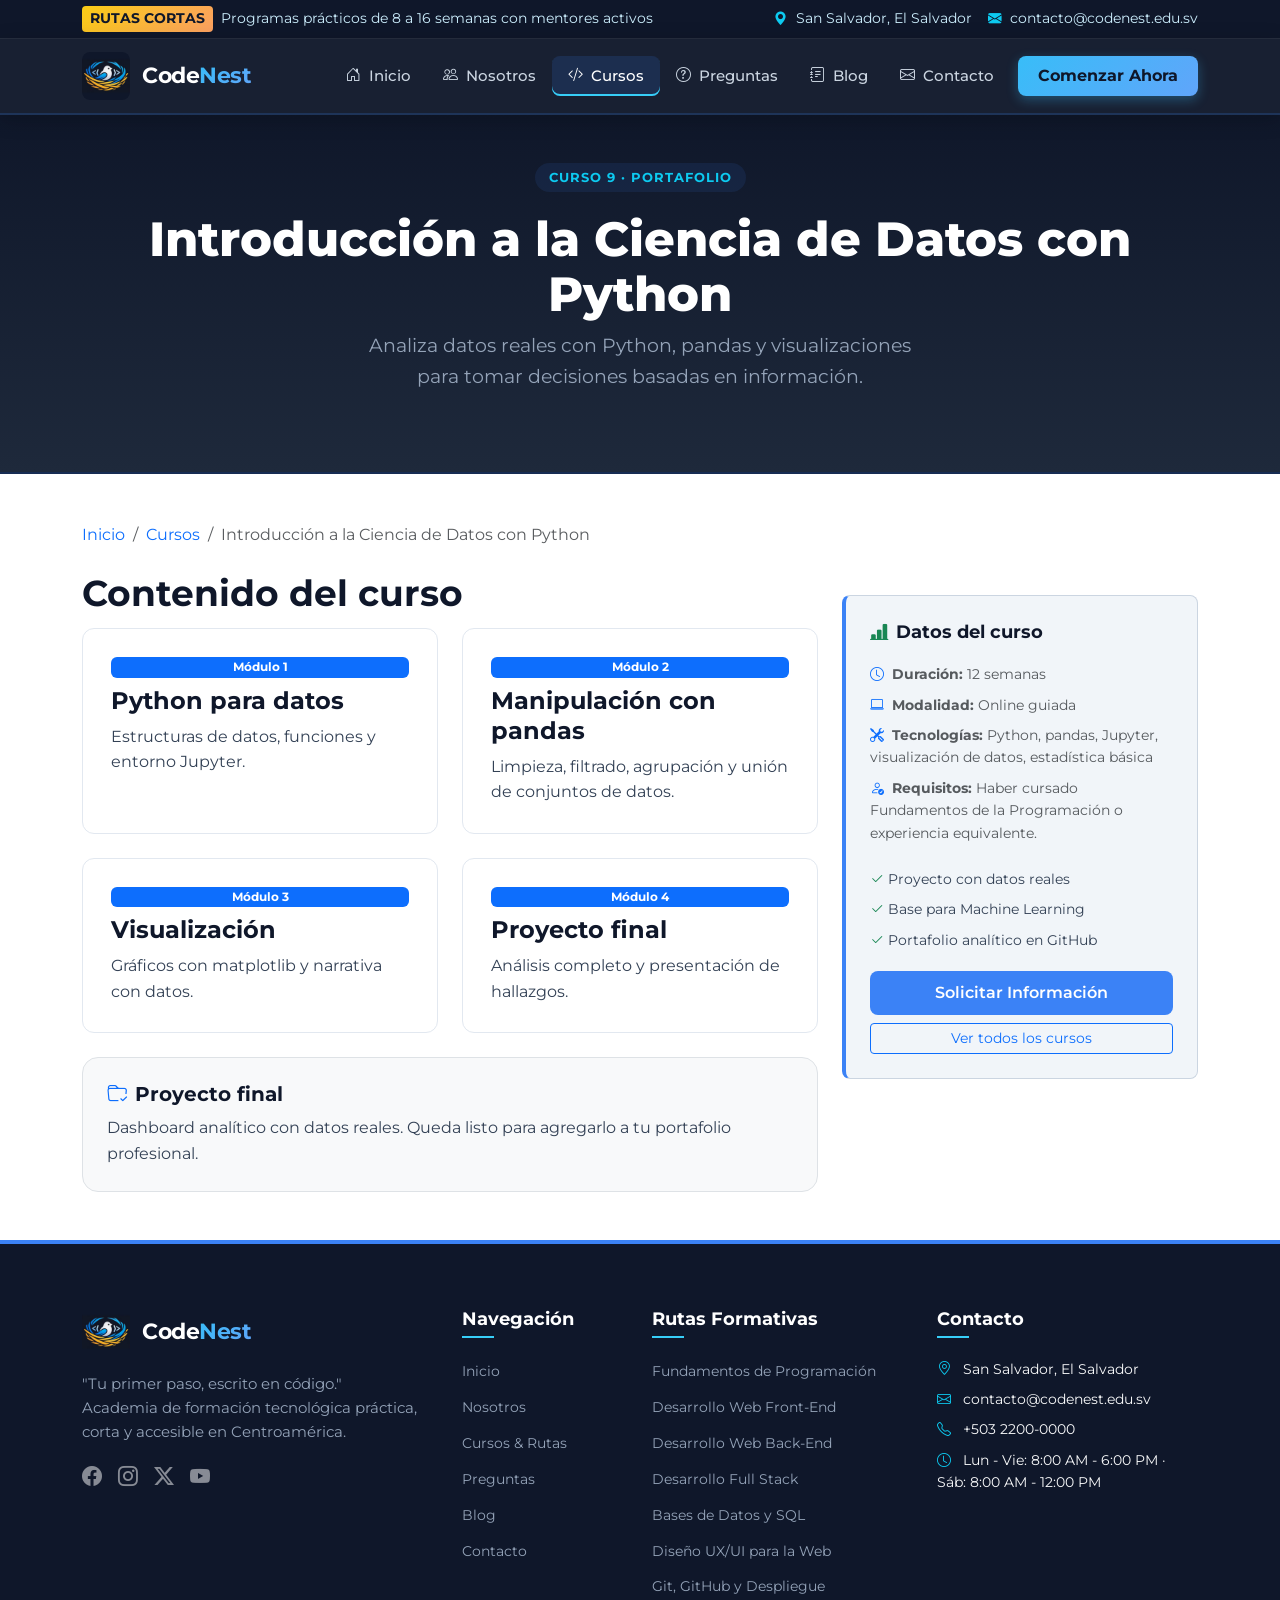
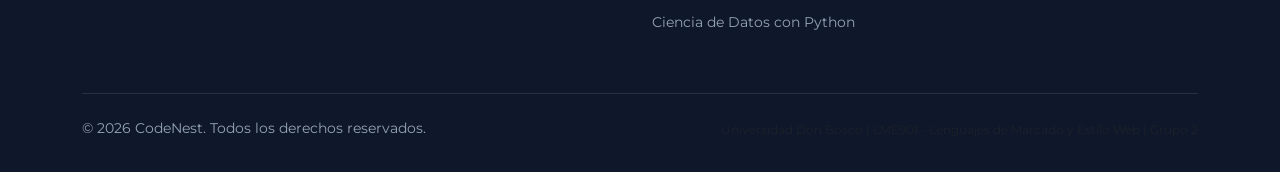
<file: codenest-main/ciencia-datos.html>
<!DOCTYPE html>
<html lang="es">

<head>
  <meta charset="UTF-8">
  <meta name="viewport" content="width=device-width, initial-scale=1.0">
  <meta name="description" content="Analiza datos reales con Python, pandas y visualizaciones para tomar decisiones basadas en información.">
  <title>Introducción a la Ciencia de Datos con Python | CodeNest</title>

  <link rel="preconnect" href="https://fonts.googleapis.com">
  <link rel="preconnect" href="https://fonts.gstatic.com" crossorigin>
  <link
    href="https://fonts.googleapis.com/css2?family=Montserrat:ital,wght@0,300;0,400;0,500;0,600;0,700;0,800;1,400&display=swap"
    rel="stylesheet">

  <link href="https://cdn.jsdelivr.net/npm/bootstrap@5.3.3/dist/css/bootstrap.min.css" rel="stylesheet">

  <link rel="stylesheet" href="https://cdn.jsdelivr.net/npm/bootstrap-icons@1.11.3/font/bootstrap-icons.min.css">
  <link rel="icon" type="image/png" href="img/favicon.png">
  <link rel="stylesheet" href="css/style.css">
</head>

<body>

  <header class="top-notice-bar">
    <div class="container d-flex justify-content-between align-items-center flex-wrap gap-2">
      <div class="d-flex align-items-center gap-2">
        <span class="badge-highlight">RUTAS CORTAS</span>
        <span>Programas prácticos de 8 a 16 semanas con mentores activos</span>
      </div>
      <div class="d-none d-md-flex align-items-center gap-3">
        <span><i class="bi bi-geo-alt-fill text-info me-1"></i> San Salvador, El Salvador</span>
        <span><i class="bi bi-envelope-fill text-info me-1"></i> contacto@codenest.edu.sv</span>
      </div>
    </div>
  </header>

  <nav class="navbar navbar-expand-lg navbar-dark main-navigation" aria-label="Navegación principal">
    <div class="container">
      <a class="navbar-brand brand-logo-container" href="index.html">
        <img src="img/logo-icono.png" alt="Logotipo de CodeNest: ave dentro de un nido con corchetes de código" width="48" height="48">
        <span class="brand-title">Code<span class="nest-gradient">Nest</span></span>
      </a>
      <button class="navbar-toggler" type="button" data-bs-toggle="collapse" data-bs-target="#navbarCodeNest"
        aria-controls="navbarCodeNest" aria-expanded="false" aria-label="Abrir menú de navegación">
        <span class="navbar-toggler-icon"></span>
      </button>

      <div class="collapse navbar-collapse" id="navbarCodeNest">
        <ul class="navbar-nav ms-auto mb-2 mb-lg-0 align-items-lg-center">
          <li class="nav-item">
            <a class="nav-link" href="index.html"><i class="bi bi-house-door me-1"></i> Inicio</a>
          </li>
          <li class="nav-item">
            <a class="nav-link" href="nosotros.html"><i class="bi bi-people me-1"></i> Nosotros</a>
          </li>
          <li class="nav-item">
            <a class="nav-link active" href="servicios.html" aria-current="page"><i class="bi bi-code-slash me-1"></i>
              Cursos</a>
          </li>
          <li class="nav-item">
            <a class="nav-link" href="faq.html"><i class="bi bi-question-circle me-1"></i> Preguntas</a>
          </li>
          <li class="nav-item">
            <a class="nav-link" href="blog.html"><i class="bi bi-journal-text me-1"></i> Blog</a>
          </li>
          <li class="nav-item">
            <a class="nav-link" href="contacto.html"><i class="bi bi-envelope me-1"></i> Contacto</a>
          </li>
          <li class="nav-item ms-lg-2 mt-2 mt-lg-0">
            <a href="servicios.html" class="btn btn-nav-cta">Comenzar Ahora</a>
          </li>
        </ul>
      </div>
    </div>
  </nav>

  <main>
    <section class="py-5 text-white" style="background: var(--cn-gradient-dark); border-bottom: 2px solid rgba(59, 130, 246, 0.2);">
      <div class="container text-center">
        <span class="section-tag bg-opacity-25 text-info">CURSO 9 · PORTAFOLIO</span>
        <h1 class="hero-title my-2">Introducción a la Ciencia de Datos con Python</h1>
        <p class="hero-subtitle mx-auto">Analiza datos reales con Python, pandas y visualizaciones para tomar decisiones basadas en información.</p>
      </div>
    </section>

    <section class="py-5 bg-white" aria-labelledby="detalle-heading">
      <div class="container">
        <nav aria-label="Ruta de navegación" class="mb-4">
          <ol class="breadcrumb small mb-0">
            <li class="breadcrumb-item"><a href="index.html">Inicio</a></li>
            <li class="breadcrumb-item"><a href="servicios.html">Cursos</a></li>
            <li class="breadcrumb-item active" aria-current="page">Introducción a la Ciencia de Datos con Python</li>
          </ol>
        </nav>
        <div class="row g-4">
          <div class="col-lg-8">
            <h2 id="detalle-heading" class="section-title text-start">Contenido del curso</h2>
            <div class="row g-4 mb-4">
          <div class="col-md-6"><article class="semantic-card h-100"><span class="badge bg-primary mb-2">Módulo 1</span>
            <h4>Python para datos</h4><p class="mb-0">Estructuras de datos, funciones y entorno Jupyter.</p></article></div>
          <div class="col-md-6"><article class="semantic-card h-100"><span class="badge bg-primary mb-2">Módulo 2</span>
            <h4>Manipulación con pandas</h4><p class="mb-0">Limpieza, filtrado, agrupación y unión de conjuntos de datos.</p></article></div>
          <div class="col-md-6"><article class="semantic-card h-100"><span class="badge bg-primary mb-2">Módulo 3</span>
            <h4>Visualización</h4><p class="mb-0">Gráficos con matplotlib y narrativa con datos.</p></article></div>
          <div class="col-md-6"><article class="semantic-card h-100"><span class="badge bg-primary mb-2">Módulo 4</span>
            <h4>Proyecto final</h4><p class="mb-0">Análisis completo y presentación de hallazgos.</p></article></div>
            </div>
            <div class="p-4 rounded-4 border bg-light">
              <h5 class="fw-bold"><i class="bi bi-folder-check text-primary me-2"></i>Proyecto final</h5>
              <p class="mb-0">Dashboard analítico con datos reales. Queda listo para agregarlo a tu portafolio profesional.</p>
            </div>
          </div>
          <div class="col-lg-4">
            <aside class="semantic-aside" aria-label="Datos del curso">
              <h4 class="aside-title"><i class="bi bi-bar-chart-line-fill text-success"></i> Datos del curso</h4>
              <ul class="list-unstyled small text-muted my-3">
                <li class="py-1"><i class="bi bi-clock text-primary me-2"></i><strong>Duración:</strong> 12 semanas</li>
                <li class="py-1"><i class="bi bi-laptop text-primary me-2"></i><strong>Modalidad:</strong> Online guiada</li>
                <li class="py-1"><i class="bi bi-tools text-primary me-2"></i><strong>Tecnologías:</strong> Python, pandas, Jupyter, visualización de datos, estadística básica</li>
                <li class="py-1"><i class="bi bi-person-check text-primary me-2"></i><strong>Requisitos:</strong> Haber cursado Fundamentos de la Programación o experiencia equivalente.</li>
              </ul>
              <ul class="list-unstyled small mb-3"><li class="py-1"><i class="bi bi-check2 text-success me-1"></i>Proyecto con datos reales</li><li class="py-1"><i class="bi bi-check2 text-success me-1"></i>Base para Machine Learning</li><li class="py-1"><i class="bi bi-check2 text-success me-1"></i>Portafolio analítico en GitHub</li></ul>
              <a href="contacto.html?curso=ciencia-datos" class="btn btn-brand-primary w-100 mb-2">Solicitar Información</a>
              <a href="servicios.html" class="btn btn-sm btn-outline-primary w-100">Ver todos los cursos</a>
            </aside>
          </div>
        </div>
      </div>
    </section>
  </main>

  <footer class="main-footer" aria-label="Pie de página institucional">
    <div class="container">
      <div class="row g-4">
        <div class="col-lg-4 col-md-6">
          <div class="brand-logo-container mb-3">
        <img src="img/logo-icono.png" alt="Logotipo de CodeNest: ave dentro de un nido con corchetes de código" width="48" height="48">
        <span class="brand-title">Code<span class="nest-gradient">Nest</span></span>
          </div>
          <p class="footer-brand-desc">
            "Tu primer paso, escrito en código."<br>
            Academia de formación tecnológica práctica, corta y accesible en Centroamérica.
          </p>
          <div class="d-flex gap-3 fs-5 mt-3">
            <a href="https://facebook.com" class="text-white-50" aria-label="Facebook CodeNest" target="_blank"
              rel="noopener"><i class="bi bi-facebook"></i></a>
            <a href="https://instagram.com" class="text-white-50" aria-label="Instagram CodeNest" target="_blank"
              rel="noopener"><i class="bi bi-instagram"></i></a>
            <a href="https://x.com" class="text-white-50" aria-label="X (Twitter) CodeNest" target="_blank"
              rel="noopener"><i class="bi bi-twitter-x"></i></a>
            <a href="https://youtube.com" class="text-white-50" aria-label="YouTube CodeNest" target="_blank"
              rel="noopener"><i class="bi bi-youtube"></i></a>
          </div>
        </div>
        <div class="col-lg-2 col-md-6">
          <h5 class="footer-heading">Navegación</h5>
          <ul class="footer-links">
            <li><a href="index.html">Inicio</a></li>
            <li><a href="nosotros.html">Nosotros</a></li>
            <li><a href="servicios.html">Cursos & Rutas</a></li>
            <li><a href="faq.html">Preguntas</a></li>
            <li><a href="blog.html">Blog</a></li>
            <li><a href="contacto.html">Contacto</a></li>
          </ul>
        </div>
        <div class="col-lg-3 col-md-6">
          <h5 class="footer-heading">Rutas Formativas</h5>
          <ul class="footer-links">
            <li><a href="servicios.html">Fundamentos de Programación</a></li>
            <li><a href="servicios.html">Desarrollo Web Front-End</a></li>
            <li><a href="servicios.html">Desarrollo Web Back-End</a></li>
            <li><a href="servicios.html">Desarrollo Full Stack</a></li>
            <li><a href="servicios.html">Bases de Datos y SQL</a></li>
            <li><a href="ux-ui.html">Diseño UX/UI para la Web</a></li>
            <li><a href="git-github.html">Git, GitHub y Despliegue</a></li>
            <li><a href="ciencia-datos.html">Ciencia de Datos con Python</a></li>
          </ul>
        </div>
        <div class="col-lg-3 col-md-6">
          <h5 class="footer-heading">Contacto</h5>
          <ul class="footer-links text-light small">
            <li class="mb-2"><i class="bi bi-geo-alt text-info me-2"></i> San Salvador, El Salvador</li>
            <li class="mb-2"><i class="bi bi-envelope text-info me-2"></i> contacto@codenest.edu.sv</li>
            <li class="mb-2"><i class="bi bi-telephone text-info me-2"></i> +503 2200-0000</li>
            <li class="mb-2"><i class="bi bi-clock text-info me-2"></i> Lun - Vie: 8:00 AM - 6:00 PM · Sáb: 8:00 AM - 12:00 PM</li>
          </ul>
        </div>
      </div>
      <div class="footer-bottom d-flex flex-wrap justify-content-between align-items-center gap-2">
        <p class="mb-0">&copy; <span id="current-year">2026</span> CodeNest. Todos los derechos reservados.</p>
        <p class="mb-0 text-muted small">
          Universidad Don Bosco | LME901 - Lenguajes de Marcado y Estilo Web | Grupo 2
        </p>
      </div>
    </div>
  </footer>

  <script src="https://cdn.jsdelivr.net/npm/bootstrap@5.3.3/dist/js/bootstrap.bundle.min.js"></script>
  <script src="js/main.js"></script>
</body>

</html>
</file>
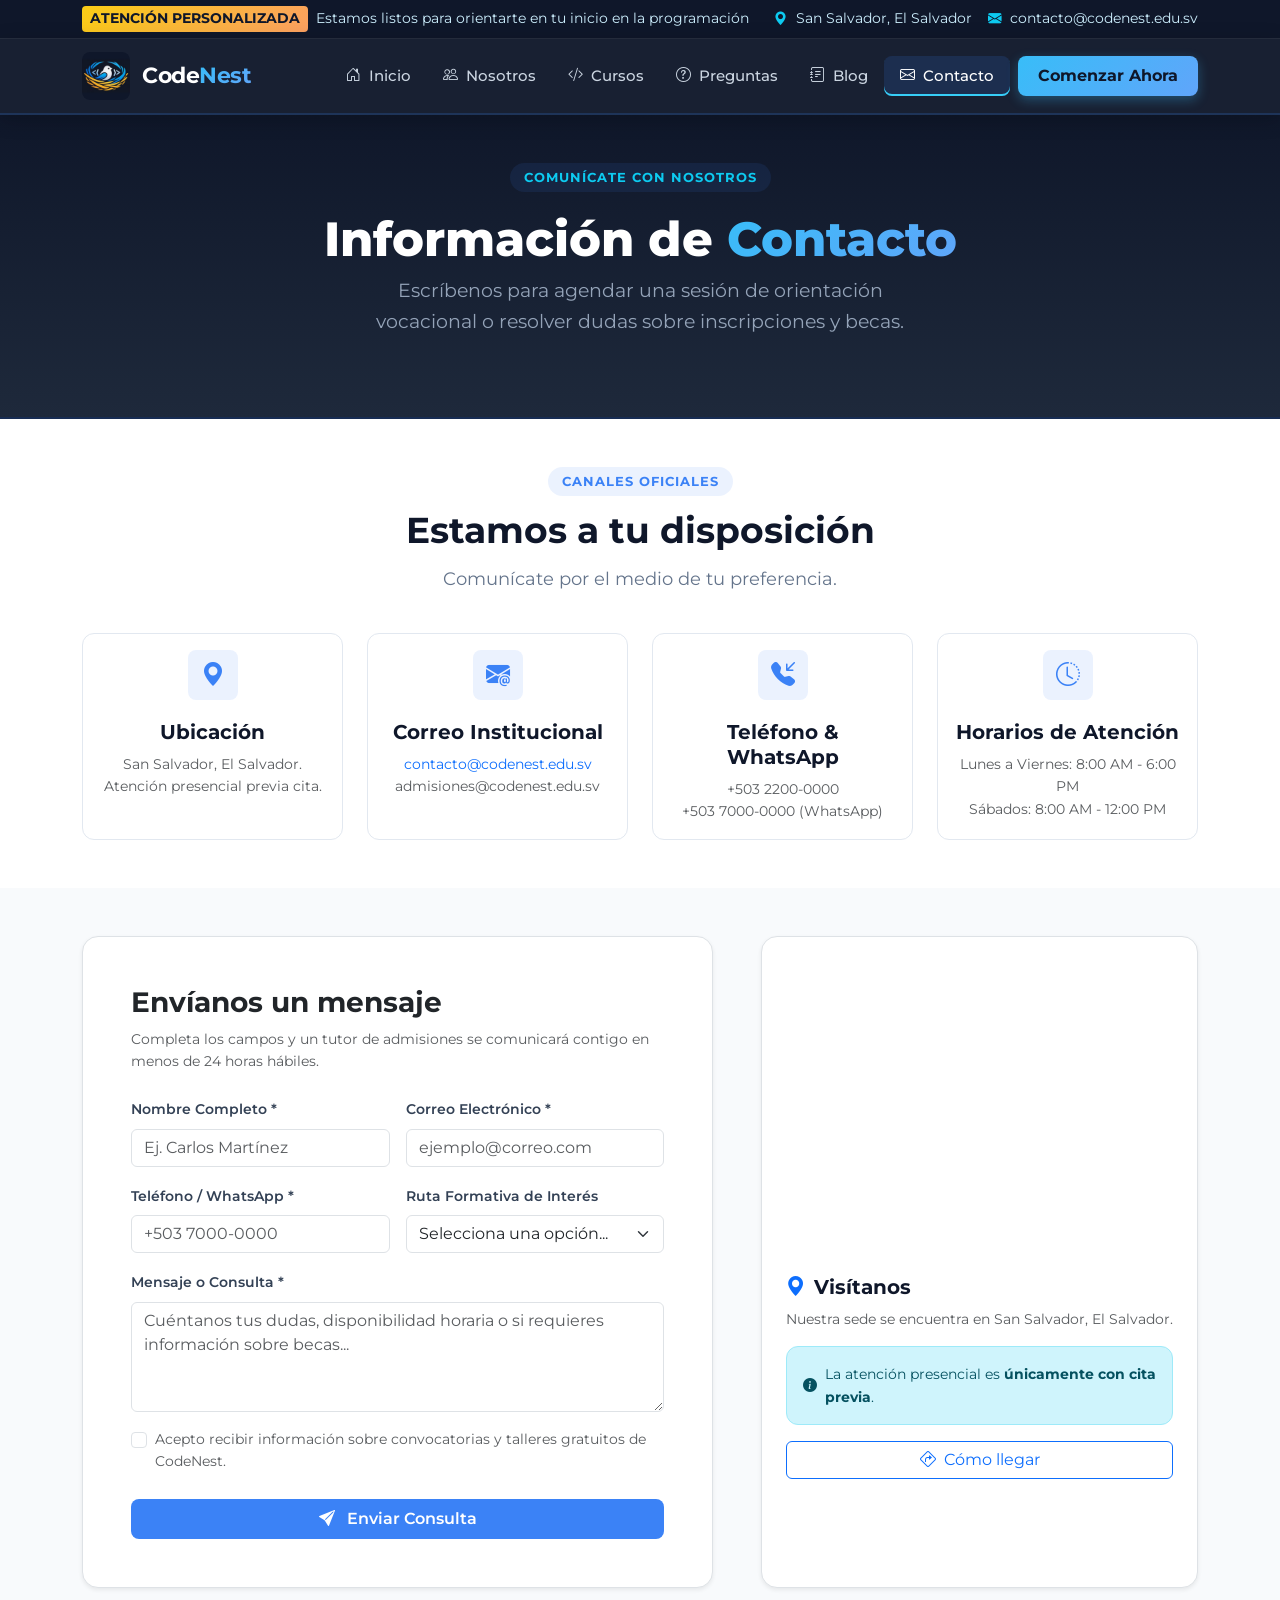
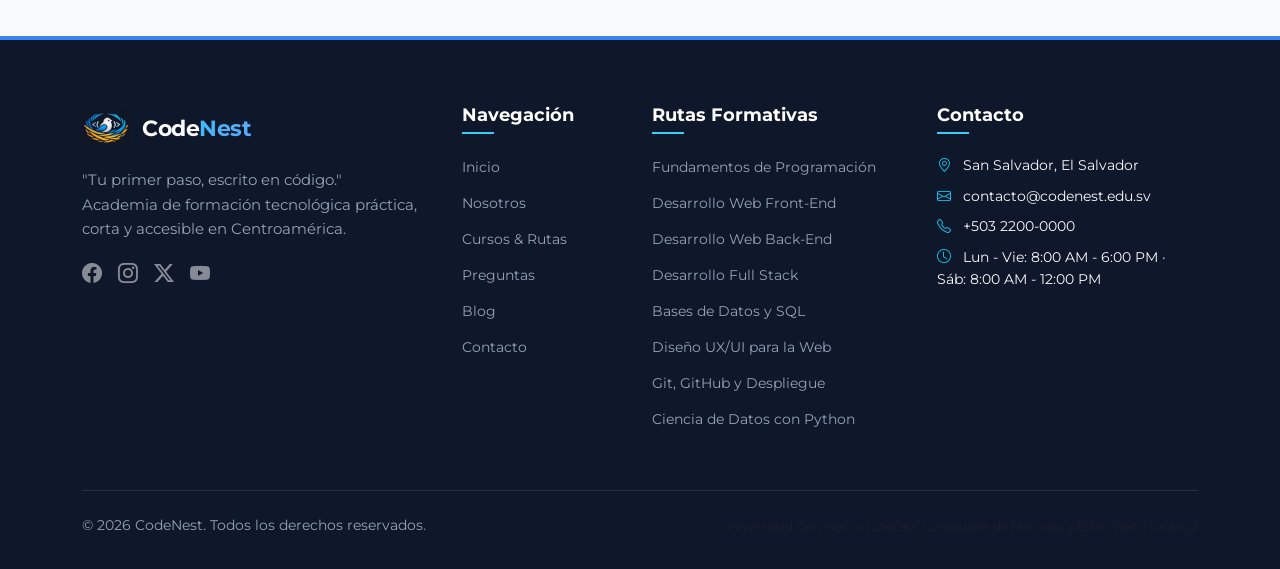
<file: codenest-main/contacto.html>
<!DOCTYPE html>
<html lang="es">

<head>
  <meta charset="UTF-8">
  <meta name="viewport" content="width=device-width, initial-scale=1.0">
  <meta name="description"
    content="Ponte en contacto con CodeNest. Dirección, horarios de atención, correo electrónico, teléfono y formulario de asesoría.">
  <title>Contacto & Ubicación | CodeNest</title>

  <link rel="preconnect" href="https://fonts.googleapis.com">
  <link rel="preconnect" href="https://fonts.gstatic.com" crossorigin>
  <link
    href="https://fonts.googleapis.com/css2?family=Montserrat:ital,wght@0,300;0,400;0,500;0,600;0,700;0,800;1,400&display=swap"
    rel="stylesheet">

  <link href="https://cdn.jsdelivr.net/npm/bootstrap@5.3.3/dist/css/bootstrap.min.css" rel="stylesheet">

  <link rel="stylesheet" href="https://cdn.jsdelivr.net/npm/bootstrap-icons@1.11.3/font/bootstrap-icons.min.css">
  <link rel="icon" type="image/png" href="img/favicon.png">
  <link rel="stylesheet" href="css/style.css">
</head>

<body>

  <header class="top-notice-bar">
    <div class="container d-flex justify-content-between align-items-center flex-wrap gap-2">
      <div class="d-flex align-items-center gap-2">
        <span class="badge-highlight">ATENCIÓN PERSONALIZADA</span>
        <span>Estamos listos para orientarte en tu inicio en la programación</span>
      </div>
      <div class="d-none d-md-flex align-items-center gap-3">
        <span><i class="bi bi-geo-alt-fill text-info me-1"></i> San Salvador, El Salvador</span>
        <span><i class="bi bi-envelope-fill text-info me-1"></i> contacto@codenest.edu.sv</span>
      </div>
    </div>
  </header>

  <nav class="navbar navbar-expand-lg navbar-dark main-navigation" aria-label="Navegación principal">
    <div class="container">
      <a class="navbar-brand brand-logo-container" href="index.html">
        <img src="img/logo-icono.png" alt="Logotipo de CodeNest: ave dentro de un nido con corchetes de código" width="48" height="48">
        <span class="brand-title">Code<span class="nest-gradient">Nest</span></span>
      </a>
      <button class="navbar-toggler" type="button" data-bs-toggle="collapse" data-bs-target="#navbarCodeNest"
        aria-controls="navbarCodeNest" aria-expanded="false" aria-label="Abrir menú de navegación">
        <span class="navbar-toggler-icon"></span>
      </button>

      <div class="collapse navbar-collapse" id="navbarCodeNest">
        <ul class="navbar-nav ms-auto mb-2 mb-lg-0 align-items-lg-center">
          <li class="nav-item">
            <a class="nav-link" href="index.html"><i class="bi bi-house-door me-1"></i> Inicio</a>
          </li>
          <li class="nav-item">
            <a class="nav-link" href="nosotros.html"><i class="bi bi-people me-1"></i> Nosotros</a>
          </li>
          <li class="nav-item">
            <a class="nav-link" href="servicios.html"><i class="bi bi-code-slash me-1"></i> Cursos</a>
          </li>
          <li class="nav-item">
            <a class="nav-link" href="faq.html"><i class="bi bi-question-circle me-1"></i> Preguntas</a>
          </li>
          <li class="nav-item">
            <a class="nav-link" href="blog.html"><i class="bi bi-journal-text me-1"></i> Blog</a>
          </li>
          <li class="nav-item">
            <a class="nav-link active" href="contacto.html" aria-current="page"><i class="bi bi-envelope me-1"></i>
              Contacto</a>
          </li>
          <li class="nav-item ms-lg-2 mt-2 mt-lg-0">
            <a href="servicios.html" class="btn btn-nav-cta">Comenzar Ahora</a>
          </li>
        </ul>
      </div>
    </div>
  </nav>

  <main>
    <section class="py-5 text-white"
      style="background: var(--cn-gradient-dark); border-bottom: 2px solid rgba(59, 130, 246, 0.2);">
      <div class="container text-center">
        <span class="section-tag bg-opacity-25 text-info">COMUNÍCATE CON NOSOTROS</span>
        <h1 class="hero-title my-2">Información de <span class="hero-highlight">Contacto</span></h1>
        <p class="hero-subtitle mx-auto">Escríbenos para agendar una sesión de orientación vocacional o resolver dudas
          sobre inscripciones y becas.</p>
      </div>
    </section>

    <section class="py-5 bg-white" aria-labelledby="canales-heading">
      <div class="container">
        <header class="section-header text-center">
          <span class="section-tag">Canales Oficiales</span>
          <h2 id="canales-heading" class="section-title">Estamos a tu disposición</h2>
          <p class="section-subtitle mx-auto">Comunícate por el medio de tu preferencia.</p>
        </header>

        <div class="row g-4">
          <div class="col-md-3 col-sm-6">
            <article class="semantic-card text-center p-3">
              <div class="card-icon-badge mx-auto">
                <i class="bi bi-geo-alt-fill"></i>
              </div>
              <h5 class="fw-bold">Ubicación</h5>
              <p class="small text-muted mb-0">San Salvador, El Salvador.<br>Atención presencial previa cita.</p>
            </article>
          </div>

          <div class="col-md-3 col-sm-6">
            <article class="semantic-card text-center p-3">
              <div class="card-icon-badge mx-auto">
                <i class="bi bi-envelope-at-fill"></i>
              </div>
              <h5 class="fw-bold">Correo Institucional</h5>
              <p class="small text-muted mb-0">
                <a href="mailto:contacto@codenest.edu.sv" class="text-decoration-none">contacto@codenest.edu.sv</a><br>
                admisiones@codenest.edu.sv
              </p>
            </article>
          </div>

          <div class="col-md-3 col-sm-6">
            <article class="semantic-card text-center p-3">
              <div class="card-icon-badge mx-auto">
                <i class="bi bi-telephone-inbound-fill"></i>
              </div>
              <h5 class="fw-bold">Teléfono & WhatsApp</h5>
              <p class="small text-muted mb-0">
                +503 2200-0000<br>
                +503 7000-0000 (WhatsApp)
              </p>
            </article>
          </div>

          <div class="col-md-3 col-sm-6">
            <article class="semantic-card text-center p-3">
              <div class="card-icon-badge mx-auto">
                <i class="bi bi-clock-history"></i>
              </div>
              <h5 class="fw-bold">Horarios de Atención</h5>
              <p class="small text-muted mb-0">
                Lunes a Viernes: 8:00 AM - 6:00 PM<br>
                Sábados: 8:00 AM - 12:00 PM
              </p>
            </article>
          </div>
        </div>
      </div>
    </section>

    <section class="py-5" style="background-color: #F8FAFC;" aria-labelledby="formulario-heading">
      <div class="container">
        <div class="row g-5">
          <div class="col-lg-7">
            <div class="p-4 p-md-5 bg-white rounded-4 shadow-sm border">
              <h3 id="formulario-heading" class="fw-bold text-dark mb-2">Envíanos un mensaje</h3>
              <p class="text-muted small mb-4">Completa los campos y un tutor de admisiones se comunicará contigo en
                menos de 24 horas hábiles.</p>

              <div id="alertas-contacto" aria-live="polite"></div>
              <form action="#" method="POST" novalidate data-cn-form data-alert-target="#alertas-contacto"
                data-success-msg="¡Mensaje enviado con éxito! Un asesor de CodeNest se contactará pronto contigo."
                data-error-msg="Revisa los campos marcados: faltan datos obligatorios o hay información incorrecta.">
                <div class="row g-3">
                  <div class="col-md-6">
                    <label for="nombre" class="form-label small fw-semibold">Nombre Completo *</label>
                    <input type="text" class="form-control" id="nombre" name="nombre" placeholder="Ej. Carlos Martínez"
                      required minlength="3" maxlength="60" pattern="[A-Za-zÁÉÍÓÚÜáéíóúüÑñ ]{3,60}" autocomplete="name">
                    <div class="invalid-feedback">Ingresa tu nombre (solo letras, mínimo 3).</div>
                  </div>
                  <div class="col-md-6">
                    <label for="correo" class="form-label small fw-semibold">Correo Electrónico *</label>
                    <input type="email" class="form-control" id="correo" name="correo" placeholder="ejemplo@correo.com"
                      required pattern="[^\s@]+@[^\s@]+\.[A-Za-z]{2,}" autocomplete="email">
                    <div class="invalid-feedback">Ingresa un correo válido, por ejemplo nombre@correo.com.</div>
                  </div>
                  <div class="col-md-6">
                    <label for="telefono" class="form-label small fw-semibold">Teléfono / WhatsApp *</label>
                    <input type="tel" class="form-control" id="telefono" name="telefono" placeholder="+503 7000-0000"
                      required pattern="(\+503[ -]?)?[267][0-9]{3}[ -]?[0-9]{4}" inputmode="tel" autocomplete="tel">
                    <div class="invalid-feedback">Formato válido: +503 7000-0000 u 7000-0000.</div>
                  </div>
                  <div class="col-md-6">
                    <label for="curso" class="form-label small fw-semibold">Ruta Formativa de Interés</label>
                    <select class="form-select" id="curso" name="curso">
                      <option value="" selected>Selecciona una opción...</option>
                      <option value="fundamentos">Fundamentos de la Programación</option>
                      <option value="frontend">Desarrollo Web Front-End</option>
                      <option value="backend">Desarrollo Web Back-End</option>
                      <option value="fullstack">Desarrollo Full Stack</option>
                      <option value="sql">Bases de Datos y SQL</option>
                      <option value="apps">Introducción al Desarrollo de Apps</option>
                      <option value="ux-ui">Diseño UX/UI para la Web</option>
                      <option value="git-github">Git, GitHub y Despliegue Web</option>
                      <option value="ciencia-datos">Ciencia de Datos con Python</option>
                    </select>
                  </div>
                  <div class="col-12">
                    <label for="mensaje" class="form-label small fw-semibold">Mensaje o Consulta *</label>
                    <textarea class="form-control" id="mensaje" name="mensaje" rows="4"
                      placeholder="Cuéntanos tus dudas, disponibilidad horaria o si requieres información sobre becas..."
                      required minlength="10" maxlength="500"></textarea>
                    <div class="invalid-feedback">Escribe tu consulta (mínimo 10 caracteres).</div>
                  </div>
                  <div class="col-12">
                    <div class="form-check">
                      <input class="form-check-input" type="checkbox" id="terminos" required>
                      <label class="form-check-label small text-muted" for="terminos">
                        Acepto recibir información sobre convocatorias y talleres gratuitos de CodeNest.
                      </label>
                      <div class="invalid-feedback">Debes aceptar para continuar.</div>
                    </div>
                  </div>
                  <div class="col-12 mt-4">
                    <button type="submit" class="btn btn-brand-primary w-100 py-2">
                      <i class="bi bi-send-fill me-2"></i> Enviar Consulta
                    </button>
                  </div>
                </div>
              </form>
            </div>
          </div>

          <div class="col-lg-5">
            <div class="p-2 bg-white rounded-4 shadow-sm border h-100">
              <div class="ratio ratio-4x3 rounded-4 overflow-hidden">
                <iframe src="https://www.google.com/maps?q=San+Salvador,+El+Salvador&amp;output=embed"
                  title="Mapa de ubicación: San Salvador, El Salvador" loading="lazy"
                  referrerpolicy="no-referrer-when-downgrade" allowfullscreen></iframe>
              </div>
              <div class="p-3">
                <h4 class="fw-bold fs-5"><i class="bi bi-geo-alt-fill text-primary me-2"></i>Visítanos</h4>
                <p class="small text-muted">Nuestra sede se encuentra en San Salvador, El Salvador.</p>
                <div class="alert alert-info small d-flex align-items-center mb-3" role="alert">
                  <i class="bi bi-info-circle-fill me-2"></i>
                  <div>La atención presencial es <strong>únicamente con cita previa</strong>.</div>
                </div>
                <a href="https://www.google.com/maps/search/?api=1&amp;query=San+Salvador+El+Salvador" target="_blank"
                  rel="noopener" class="btn btn-outline-primary w-100"><i class="bi bi-sign-turn-right me-2"></i>Cómo llegar</a>
              </div>
            </div>
          </div>
        </div>
      </div>
    </section>
  </main>

  <footer class="main-footer" aria-label="Pie de página institucional">
    <div class="container">
      <div class="row g-4">
        <div class="col-lg-4 col-md-6">
          <div class="brand-logo-container mb-3">
        <img src="img/logo-icono.png" alt="Logotipo de CodeNest: ave dentro de un nido con corchetes de código" width="48" height="48">
        <span class="brand-title">Code<span class="nest-gradient">Nest</span></span>
          </div>
          <p class="footer-brand-desc">
            "Tu primer paso, escrito en código."<br>
            Academia de formación tecnológica práctica, corta y accesible en Centroamérica.
          </p>
          <div class="d-flex gap-3 fs-5 mt-3">
            <a href="https://facebook.com" class="text-white-50" aria-label="Facebook CodeNest" target="_blank"
              rel="noopener"><i class="bi bi-facebook"></i></a>
            <a href="https://instagram.com" class="text-white-50" aria-label="Instagram CodeNest" target="_blank"
              rel="noopener"><i class="bi bi-instagram"></i></a>
            <a href="https://x.com" class="text-white-50" aria-label="X (Twitter) CodeNest" target="_blank"
              rel="noopener"><i class="bi bi-twitter-x"></i></a>
            <a href="https://youtube.com" class="text-white-50" aria-label="YouTube CodeNest" target="_blank"
              rel="noopener"><i class="bi bi-youtube"></i></a>
          </div>
        </div>
        <div class="col-lg-2 col-md-6">
          <h5 class="footer-heading">Navegación</h5>
          <ul class="footer-links">
            <li><a href="index.html">Inicio</a></li>
            <li><a href="nosotros.html">Nosotros</a></li>
            <li><a href="servicios.html">Cursos & Rutas</a></li>
            <li><a href="faq.html">Preguntas</a></li>
            <li><a href="blog.html">Blog</a></li>
            <li><a href="contacto.html">Contacto</a></li>
          </ul>
        </div>
        <div class="col-lg-3 col-md-6">
          <h5 class="footer-heading">Rutas Formativas</h5>
          <ul class="footer-links">
            <li><a href="servicios.html">Fundamentos de Programación</a></li>
            <li><a href="servicios.html">Desarrollo Web Front-End</a></li>
            <li><a href="servicios.html">Desarrollo Web Back-End</a></li>
            <li><a href="servicios.html">Desarrollo Full Stack</a></li>
            <li><a href="servicios.html">Bases de Datos y SQL</a></li>
            <li><a href="ux-ui.html">Diseño UX/UI para la Web</a></li>
            <li><a href="git-github.html">Git, GitHub y Despliegue</a></li>
            <li><a href="ciencia-datos.html">Ciencia de Datos con Python</a></li>
          </ul>
        </div>
        <div class="col-lg-3 col-md-6">
          <h5 class="footer-heading">Contacto</h5>
          <ul class="footer-links text-light small">
            <li class="mb-2"><i class="bi bi-geo-alt text-info me-2"></i> San Salvador, El Salvador</li>
            <li class="mb-2"><i class="bi bi-envelope text-info me-2"></i> contacto@codenest.edu.sv</li>
            <li class="mb-2"><i class="bi bi-telephone text-info me-2"></i> +503 2200-0000</li>
            <li class="mb-2"><i class="bi bi-clock text-info me-2"></i> Lun - Vie: 8:00 AM - 6:00 PM · Sáb: 8:00 AM - 12:00 PM</li>
          </ul>
        </div>
      </div>
      <div class="footer-bottom d-flex flex-wrap justify-content-between align-items-center gap-2">
        <p class="mb-0">&copy; <span id="current-year">2026</span> CodeNest. Todos los derechos reservados.</p>
        <p class="mb-0 text-muted small">
          Universidad Don Bosco | LME901 - Lenguajes de Marcado y Estilo Web | Grupo 2
        </p>
      </div>
    </div>
  </footer>

  <script src="https://cdn.jsdelivr.net/npm/bootstrap@5.3.3/dist/js/bootstrap.bundle.min.js"></script>
  <script src="js/main.js"></script>
</body>

</html>
</file>
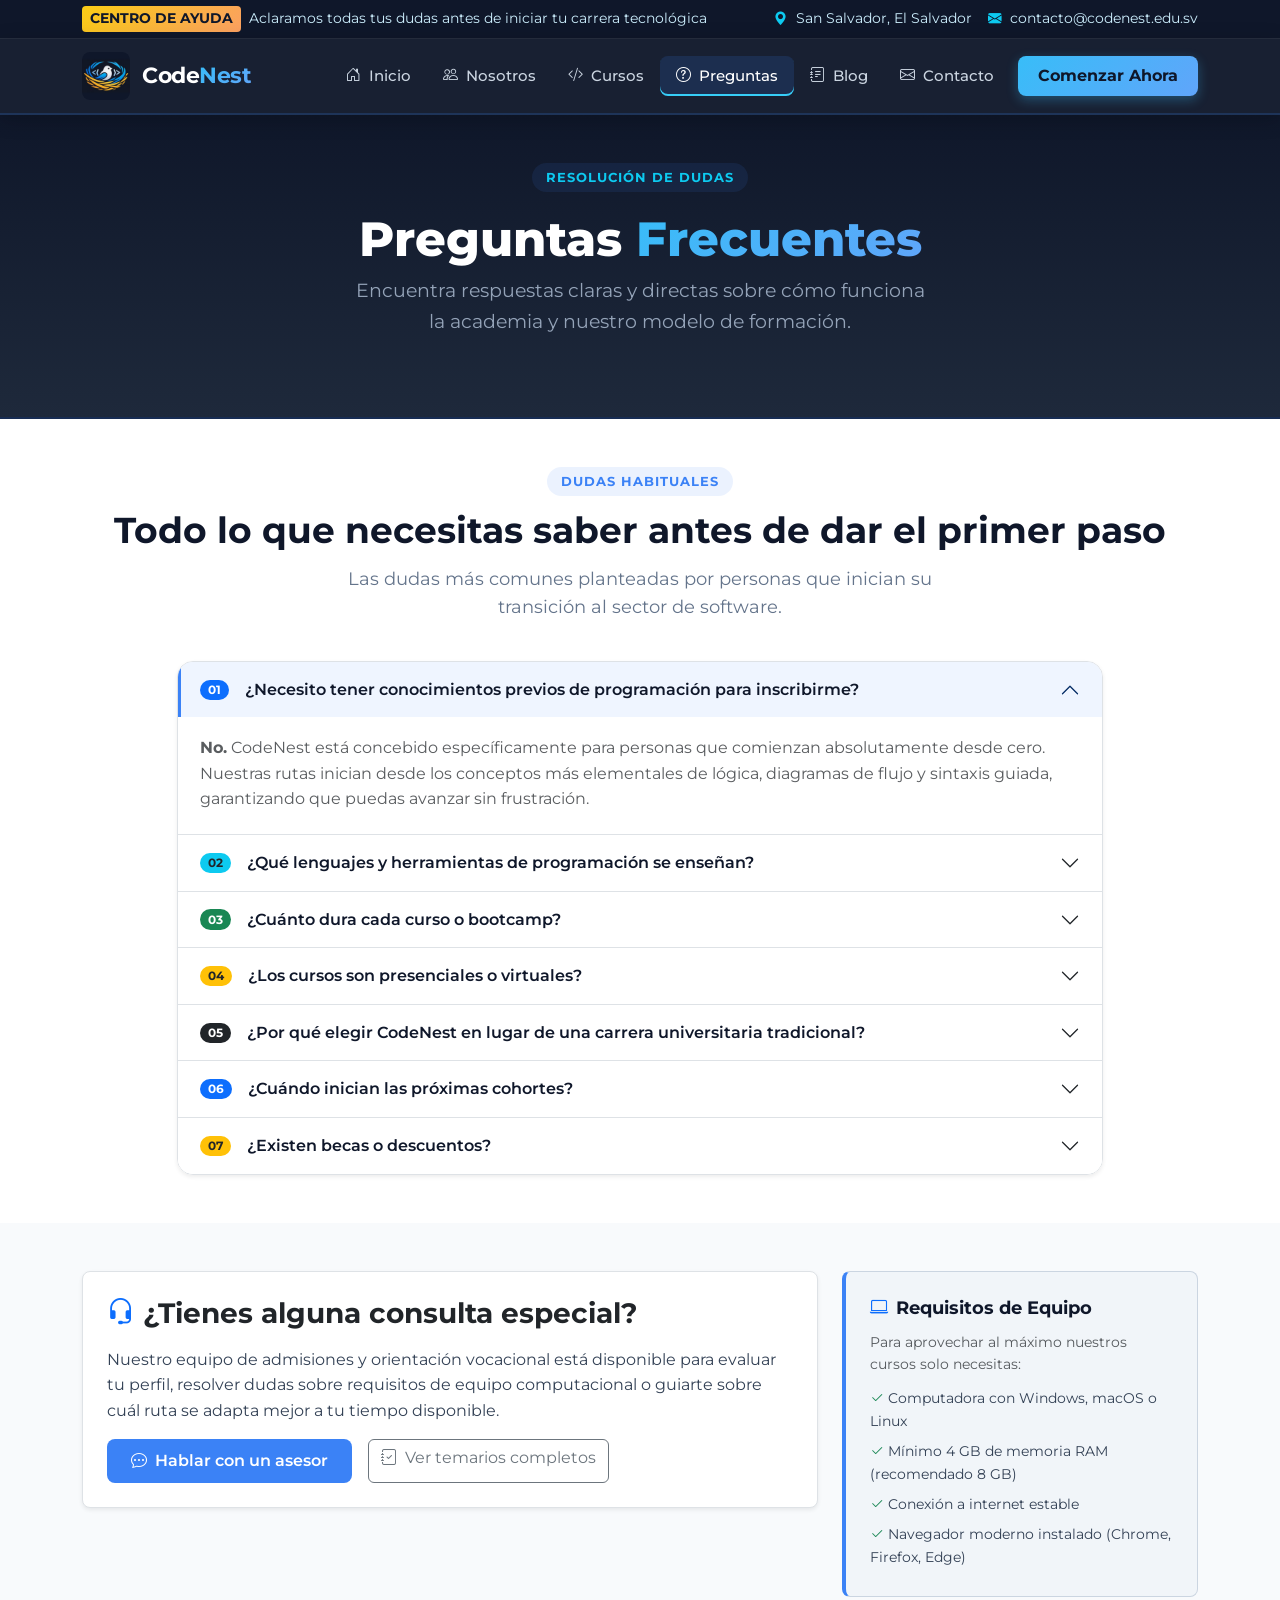
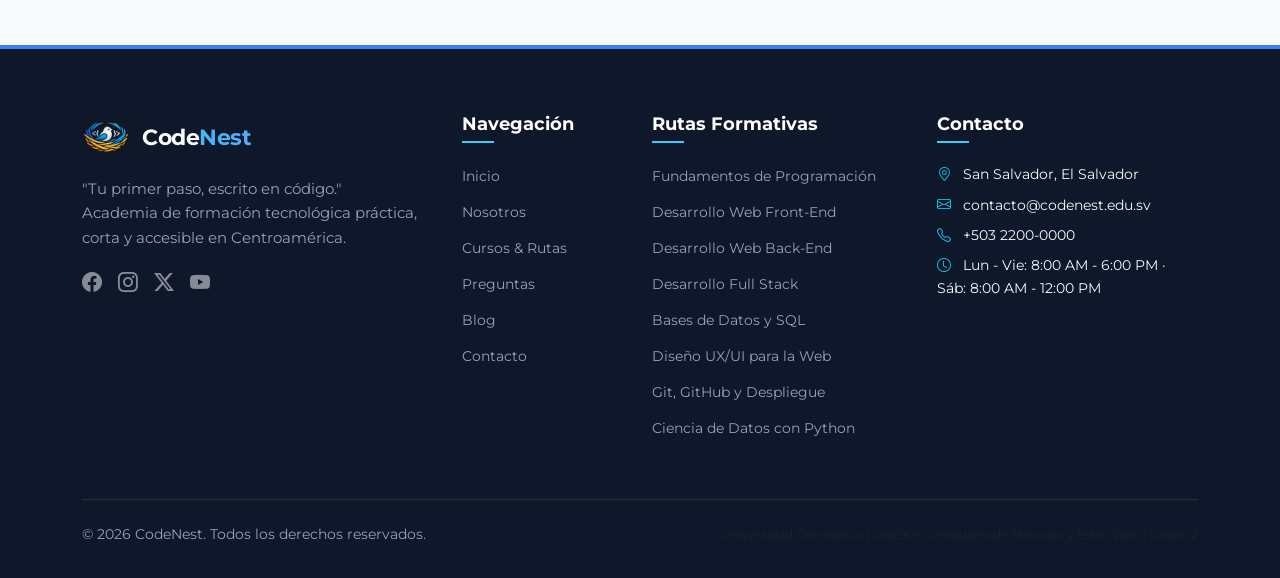
<file: codenest-main/faq.html>
<!DOCTYPE html>
<html lang="es">

<head>
  <meta charset="UTF-8">
  <meta name="viewport" content="width=device-width, initial-scale=1.0">
  <meta name="description"
    content="Preguntas sobre los cursos de programación, metodología, duración y costos en CodeNest.">
  <title>Preguntas (FAQ) | CodeNest</title>

  <link rel="preconnect" href="https://fonts.googleapis.com">
  <link rel="preconnect" href="https://fonts.gstatic.com" crossorigin>
  <link
    href="https://fonts.googleapis.com/css2?family=Montserrat:ital,wght@0,300;0,400;0,500;0,600;0,700;0,800;1,400&display=swap"
    rel="stylesheet">
  <link href="https://cdn.jsdelivr.net/npm/bootstrap@5.3.3/dist/css/bootstrap.min.css" rel="stylesheet">
  <link rel="stylesheet" href="https://cdn.jsdelivr.net/npm/bootstrap-icons@1.11.3/font/bootstrap-icons.min.css">
  <link rel="icon" type="image/png" href="img/favicon.png">
  <link rel="stylesheet" href="css/style.css">
</head>

<body>
  <header class="top-notice-bar">
    <div class="container d-flex justify-content-between align-items-center flex-wrap gap-2">
      <div class="d-flex align-items-center gap-2">
        <span class="badge-highlight">CENTRO DE AYUDA</span>
        <span>Aclaramos todas tus dudas antes de iniciar tu carrera tecnológica</span>
      </div>
      <div class="d-none d-md-flex align-items-center gap-3">
        <span><i class="bi bi-geo-alt-fill text-info me-1"></i> San Salvador, El Salvador</span>
        <span><i class="bi bi-envelope-fill text-info me-1"></i> contacto@codenest.edu.sv</span>
      </div>
    </div>
  </header>

  <nav class="navbar navbar-expand-lg navbar-dark main-navigation" aria-label="Navegación principal">
    <div class="container">
      <a class="navbar-brand brand-logo-container" href="index.html">
        <img src="img/logo-icono.png" alt="Logotipo de CodeNest: ave dentro de un nido con corchetes de código" width="48" height="48">
        <span class="brand-title">Code<span class="nest-gradient">Nest</span></span>
      </a>
      <button class="navbar-toggler" type="button" data-bs-toggle="collapse" data-bs-target="#navbarCodeNest"
        aria-controls="navbarCodeNest" aria-expanded="false" aria-label="Abrir menú de navegación">
        <span class="navbar-toggler-icon"></span>
      </button>

      <div class="collapse navbar-collapse" id="navbarCodeNest">
        <ul class="navbar-nav ms-auto mb-2 mb-lg-0 align-items-lg-center">
          <li class="nav-item">
            <a class="nav-link" href="index.html"><i class="bi bi-house-door me-1"></i> Inicio</a>
          </li>
          <li class="nav-item">
            <a class="nav-link" href="nosotros.html"><i class="bi bi-people me-1"></i> Nosotros</a>
          </li>
          <li class="nav-item">
            <a class="nav-link" href="servicios.html"><i class="bi bi-code-slash me-1"></i> Cursos</a>
          </li>
          <li class="nav-item">
            <a class="nav-link active" href="faq.html" aria-current="page"><i class="bi bi-question-circle me-1"></i>
              Preguntas</a>
          </li>
          <li class="nav-item">
            <a class="nav-link" href="blog.html"><i class="bi bi-journal-text me-1"></i> Blog</a>
          </li>
          <li class="nav-item">
            <a class="nav-link" href="contacto.html"><i class="bi bi-envelope me-1"></i> Contacto</a>
          </li>
          <li class="nav-item ms-lg-2 mt-2 mt-lg-0">
            <a href="servicios.html" class="btn btn-nav-cta">Comenzar Ahora</a>
          </li>
        </ul>
      </div>
    </div>
  </nav>
  <main>
    <section class="py-5 text-white"
      style="background: var(--cn-gradient-dark); border-bottom: 2px solid rgba(59, 130, 246, 0.2);">
      <div class="container text-center">
        <span class="section-tag bg-opacity-25 text-info">RESOLUCIÓN DE DUDAS</span>
        <h1 class="hero-title my-2">Preguntas <span class="hero-highlight">Frecuentes</span></h1>
        <p class="hero-subtitle mx-auto">Encuentra respuestas claras y directas sobre cómo funciona la academia y
          nuestro modelo de formación.</p>
      </div>
    </section>
    <section class="py-5 bg-white" aria-labelledby="faq-list-heading">
      <div class="container">
        <header class="section-header text-center">
          <span class="section-tag">Dudas Habituales</span>
          <h2 id="faq-list-heading" class="section-title">Todo lo que necesitas saber antes de dar el primer paso</h2>
          <p class="section-subtitle mx-auto">Las dudas más comunes planteadas por personas que inician su transición al
            sector de software.</p>
        </header>

        <div class="row justify-content-center">
          <div class="col-lg-10">
          <div class="accordion accordion-flush cn-accordion shadow-sm rounded-4 overflow-hidden border" id="accordionFaq">
            <div class="accordion-item">
              <h3 class="accordion-header">
                <button class="accordion-button" type="button" data-bs-toggle="collapse" data-bs-target="#faq1"
                  aria-expanded="true" aria-controls="faq1">
                  <span class="badge bg-primary rounded-pill me-3">01</span>¿Necesito tener conocimientos previos de programación para inscribirme?
                </button>
              </h3>
              <div id="faq1" class="accordion-collapse collapse show" data-bs-parent="#accordionFaq">
                <div class="accordion-body text-muted">
                  <strong>No.</strong> CodeNest está concebido específicamente para personas que comienzan absolutamente desde cero. Nuestras rutas inician desde los conceptos más elementales de lógica, diagramas de flujo y sintaxis guiada, garantizando que puedas avanzar sin frustración.
                </div>
              </div>
            </div>
            <div class="accordion-item">
              <h3 class="accordion-header">
                <button class="accordion-button collapsed" type="button" data-bs-toggle="collapse" data-bs-target="#faq2"
                  aria-expanded="false" aria-controls="faq2">
                  <span class="badge bg-info text-dark rounded-pill me-3">02</span>¿Qué lenguajes y herramientas de programación se enseñan?
                </button>
              </h3>
              <div id="faq2" class="accordion-collapse collapse" data-bs-parent="#accordionFaq">
                <div class="accordion-body text-muted">
                  Nos enfocamos en el stack con mayor demanda laboral: <strong>HTML5 semántico, CSS3, JavaScript, Bootstrap 5, Git/GitHub, Node.js, Python</strong> y motores de bases de datos relacionales como <strong>PostgreSQL y MySQL</strong>.
                </div>
              </div>
            </div>
            <div class="accordion-item">
              <h3 class="accordion-header">
                <button class="accordion-button collapsed" type="button" data-bs-toggle="collapse" data-bs-target="#faq3"
                  aria-expanded="false" aria-controls="faq3">
                  <span class="badge bg-success rounded-pill me-3">03</span>¿Cuánto dura cada curso o bootcamp?
                </button>
              </h3>
              <div id="faq3" class="accordion-collapse collapse" data-bs-parent="#accordionFaq">
                <div class="accordion-body text-muted">
                  Nuestros programas están diseñados como rutas cortas e intensivas que varían entre <strong>8 y 16 semanas</strong>. Este periodo está optimizado para que puedas adquirir habilidades laborales sólidas sin invertir años de estudio innecesario.
                </div>
              </div>
            </div>
            <div class="accordion-item">
              <h3 class="accordion-header">
                <button class="accordion-button collapsed" type="button" data-bs-toggle="collapse" data-bs-target="#faq4"
                  aria-expanded="false" aria-controls="faq4">
                  <span class="badge bg-warning text-dark rounded-pill me-3">04</span>¿Los cursos son presenciales o virtuales?
                </button>
              </h3>
              <div id="faq4" class="accordion-collapse collapse" data-bs-parent="#accordionFaq">
                <div class="accordion-body text-muted">
                  Son <strong>100% en modalidad virtual (Online)</strong>. Contamos con sesiones en vivo altamente interactivas, clases grabadas para repaso ilimitado y canales continuos de asesoría técnica con mentores asignados.
                </div>
              </div>
            </div>
            <div class="accordion-item">
              <h3 class="accordion-header">
                <button class="accordion-button collapsed" type="button" data-bs-toggle="collapse" data-bs-target="#faq5"
                  aria-expanded="false" aria-controls="faq5">
                  <span class="badge bg-dark rounded-pill me-3">05</span>¿Por qué elegir CodeNest en lugar de una carrera universitaria tradicional?
                </button>
              </h3>
              <div id="faq5" class="accordion-collapse collapse" data-bs-parent="#accordionFaq">
                <div class="accordion-body text-muted">
                  Mientras que una carrera universitaria tradicional dura 5 años, tiene costos elevados y abarca una alta carga de materias teóricas no aplicadas, <strong>CodeNest te prepara en meses</strong> con metodología <em>aprender haciendo</em>, proyectos reales para tu portafolio de GitHub y mentorías directas enfocadas en conseguir tu primer empleo en tecnología.
                </div>
              </div>
            </div>
            <div class="accordion-item">
              <h3 class="accordion-header">
                <button class="accordion-button collapsed" type="button" data-bs-toggle="collapse" data-bs-target="#faq6"
                  aria-expanded="false" aria-controls="faq6">
                  <span class="badge bg-primary rounded-pill me-3">06</span>¿Cuándo inician las próximas cohortes?
                </button>
              </h3>
              <div id="faq6" class="accordion-collapse collapse" data-bs-parent="#accordionFaq">
                <div class="accordion-body text-muted">
                  La cohorte de <strong>Fundamentos de Programación</strong> inicia el <strong>1 de octubre</strong> y la de <strong>Desarrollo Web Front-End</strong> el <strong>15 de octubre</strong>. Los grupos son reducidos (máximo 15 estudiantes), por lo que los cupos son limitados.
                </div>
              </div>
            </div>
            <div class="accordion-item">
              <h3 class="accordion-header">
                <button class="accordion-button collapsed" type="button" data-bs-toggle="collapse" data-bs-target="#faq7"
                  aria-expanded="false" aria-controls="faq7">
                  <span class="badge bg-warning text-dark rounded-pill me-3">07</span>¿Existen becas o descuentos?
                </button>
              </h3>
              <div id="faq7" class="accordion-collapse collapse" data-bs-parent="#accordionFaq">
                <div class="accordion-body text-muted">
                  Sí. La <strong>Beca Primer Paso</strong> ofrece un descuento especial para estudiantes que comienzan desde cero. Escríbenos desde la página de contacto para consultar cupo y opciones de financiamiento.
                </div>
              </div>
            </div>
          </div>
          </div>
        </div>
      </div>
    </section>
    <div class="container my-5">
      <div class="row g-4">
        <div class="col-lg-8">
          <section class="p-4 bg-white rounded-3 shadow-sm border" aria-labelledby="soporte-heading">
            <h3 id="soporte-heading" class="fw-bold text-dark mb-3"><i
                class="bi bi-headset text-primary me-2"></i>¿Tienes alguna consulta especial?</h3>
            <p>
              Nuestro equipo de admisiones y orientación vocacional está disponible para evaluar tu perfil, resolver
              dudas sobre requisitos de equipo computacional o guiarte sobre cuál ruta se adapta mejor a tu tiempo
              disponible.
            </p>
            <div class="d-flex flex-wrap gap-3 mt-3">
              <a href="contacto.html" class="btn btn-brand-primary"><i class="bi bi-chat-dots me-2"></i>Hablar con un
                asesor</a>
              <a href="servicios.html" class="btn btn-outline-secondary"><i class="bi bi-journal-check me-2"></i>Ver
                temarios completos</a>
            </div>
          </section>
        </div>
        <div class="col-lg-4">
          <aside class="semantic-aside mt-lg-0" aria-label="Requisitos técnicos mínimos">
            <h4 class="aside-title"><i class="bi bi-laptop text-primary"></i> Requisitos de Equipo</h4>
            <p class="small text-muted mb-2">Para aprovechar al máximo nuestros cursos solo necesitas:</p>
            <ul class="list-unstyled small mb-0">
              <li class="py-1"><i class="bi bi-check2 text-success me-1"></i>Computadora con Windows, macOS o Linux</li>
              <li class="py-1"><i class="bi bi-check2 text-success me-1"></i>Mínimo 4 GB de memoria RAM (recomendado 8
                GB)</li>
              <li class="py-1"><i class="bi bi-check2 text-success me-1"></i>Conexión a internet estable</li>
              <li class="py-1"><i class="bi bi-check2 text-success me-1"></i>Navegador moderno instalado (Chrome,
                Firefox, Edge)</li>
            </ul>
          </aside>
        </div>
      </div>
    </div>
  </main>
  <footer class="main-footer" aria-label="Pie de página institucional">
    <div class="container">
      <div class="row g-4">
        <div class="col-lg-4 col-md-6">
          <div class="brand-logo-container mb-3">
        <img src="img/logo-icono.png" alt="Logotipo de CodeNest: ave dentro de un nido con corchetes de código" width="48" height="48">
        <span class="brand-title">Code<span class="nest-gradient">Nest</span></span>
          </div>
          <p class="footer-brand-desc">
            "Tu primer paso, escrito en código."<br>
            Academia de formación tecnológica práctica, corta y accesible en Centroamérica.
          </p>
          <div class="d-flex gap-3 fs-5 mt-3">
            <a href="https://facebook.com" class="text-white-50" aria-label="Facebook CodeNest" target="_blank"
              rel="noopener"><i class="bi bi-facebook"></i></a>
            <a href="https://instagram.com" class="text-white-50" aria-label="Instagram CodeNest" target="_blank"
              rel="noopener"><i class="bi bi-instagram"></i></a>
            <a href="https://x.com" class="text-white-50" aria-label="X (Twitter) CodeNest" target="_blank"
              rel="noopener"><i class="bi bi-twitter-x"></i></a>
            <a href="https://youtube.com" class="text-white-50" aria-label="YouTube CodeNest" target="_blank"
              rel="noopener"><i class="bi bi-youtube"></i></a>
          </div>
        </div>
        <div class="col-lg-2 col-md-6">
          <h5 class="footer-heading">Navegación</h5>
          <ul class="footer-links">
            <li><a href="index.html">Inicio</a></li>
            <li><a href="nosotros.html">Nosotros</a></li>
            <li><a href="servicios.html">Cursos & Rutas</a></li>
            <li><a href="faq.html">Preguntas</a></li>
            <li><a href="blog.html">Blog</a></li>
            <li><a href="contacto.html">Contacto</a></li>
          </ul>
        </div>
        <div class="col-lg-3 col-md-6">
          <h5 class="footer-heading">Rutas Formativas</h5>
          <ul class="footer-links">
            <li><a href="servicios.html">Fundamentos de Programación</a></li>
            <li><a href="servicios.html">Desarrollo Web Front-End</a></li>
            <li><a href="servicios.html">Desarrollo Web Back-End</a></li>
            <li><a href="servicios.html">Desarrollo Full Stack</a></li>
            <li><a href="servicios.html">Bases de Datos y SQL</a></li>
            <li><a href="ux-ui.html">Diseño UX/UI para la Web</a></li>
            <li><a href="git-github.html">Git, GitHub y Despliegue</a></li>
            <li><a href="ciencia-datos.html">Ciencia de Datos con Python</a></li>
          </ul>
        </div>
        <div class="col-lg-3 col-md-6">
          <h5 class="footer-heading">Contacto</h5>
          <ul class="footer-links text-light small">
            <li class="mb-2"><i class="bi bi-geo-alt text-info me-2"></i> San Salvador, El Salvador</li>
            <li class="mb-2"><i class="bi bi-envelope text-info me-2"></i> contacto@codenest.edu.sv</li>
            <li class="mb-2"><i class="bi bi-telephone text-info me-2"></i> +503 2200-0000</li>
            <li class="mb-2"><i class="bi bi-clock text-info me-2"></i> Lun - Vie: 8:00 AM - 6:00 PM · Sáb: 8:00 AM - 12:00 PM</li>
          </ul>
        </div>
      </div>
      <div class="footer-bottom d-flex flex-wrap justify-content-between align-items-center gap-2">
        <p class="mb-0">&copy; <span id="current-year">2026</span> CodeNest. Todos los derechos reservados.</p>
        <p class="mb-0 text-muted small">
          Universidad Don Bosco | LME901 - Lenguajes de Marcado y Estilo Web | Grupo 2
        </p>
      </div>
    </div>
  </footer>

  <script src="https://cdn.jsdelivr.net/npm/bootstrap@5.3.3/dist/js/bootstrap.bundle.min.js"></script>
  <script src="js/main.js"></script>
</body>

</html>
</file>
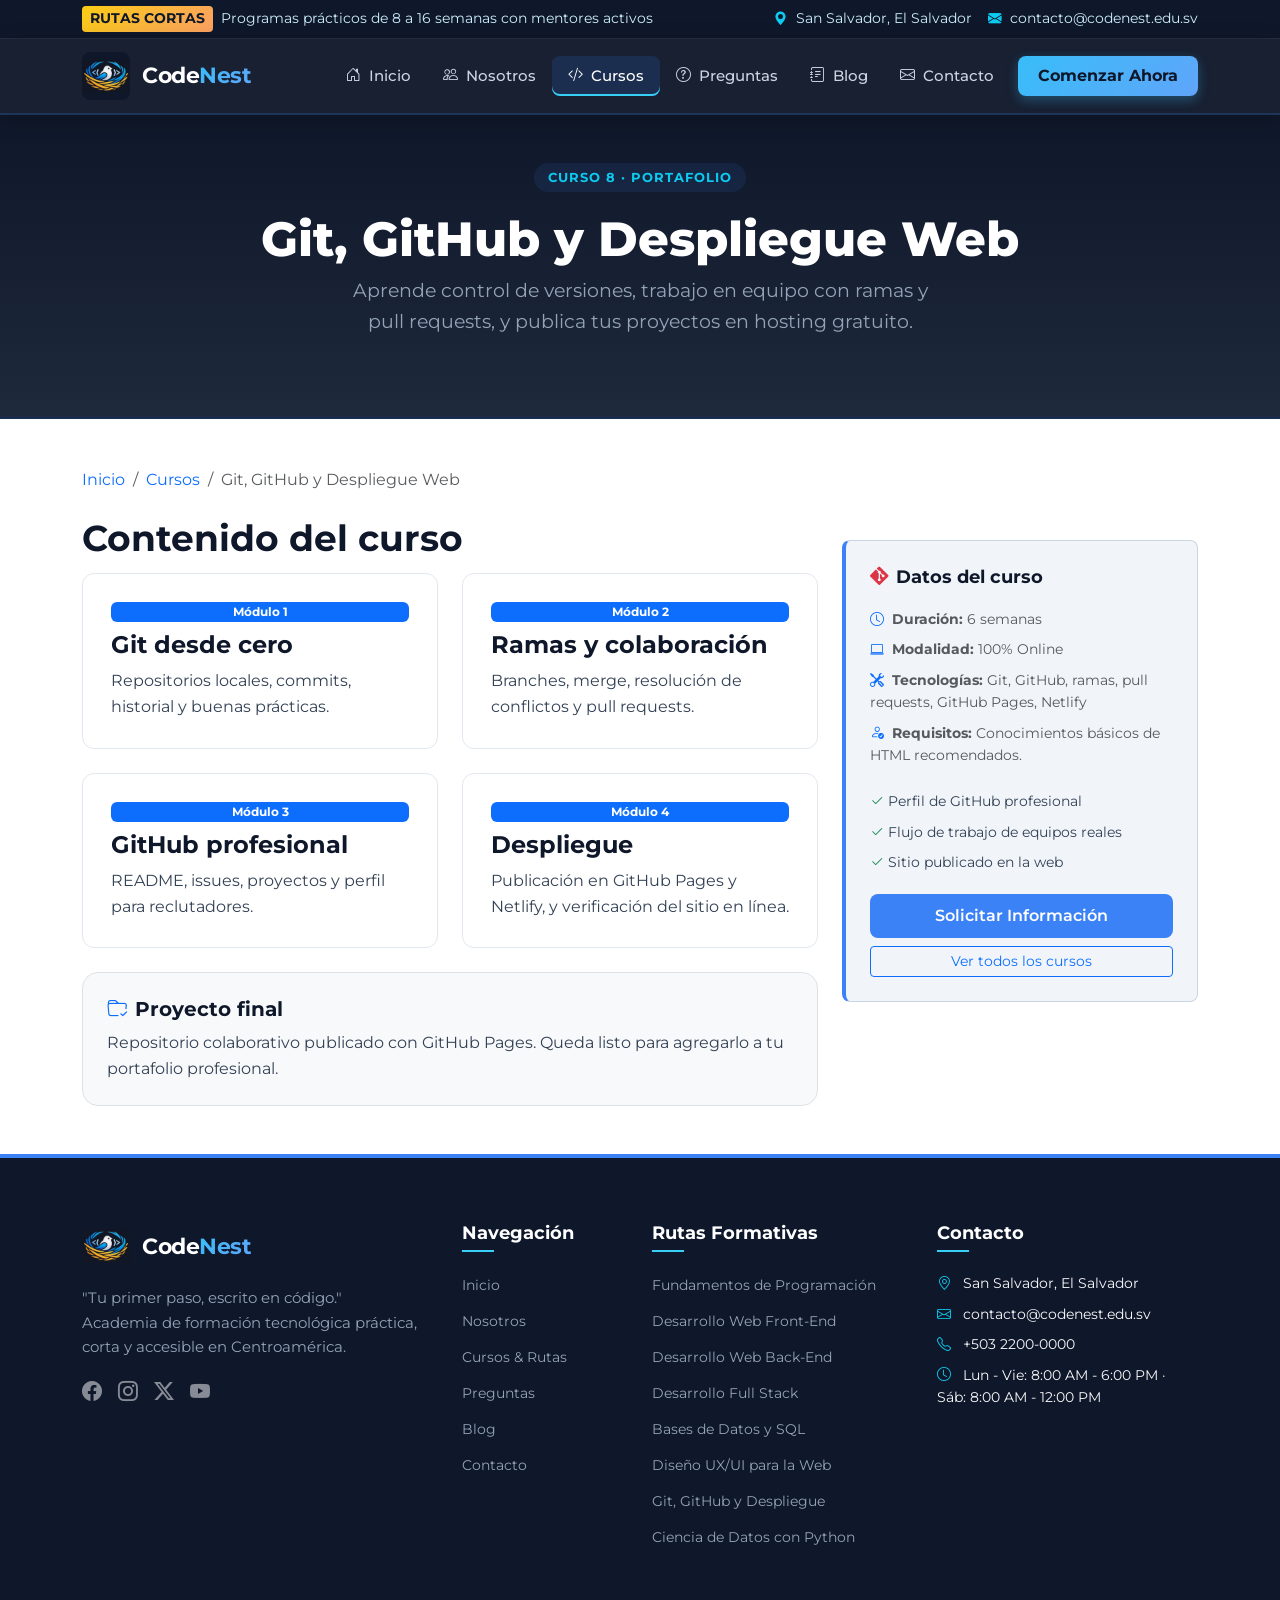
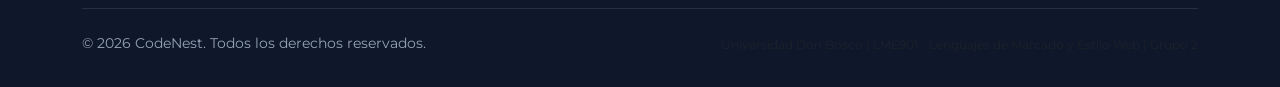
<file: codenest-main/git-github.html>
<!DOCTYPE html>
<html lang="es">

<head>
  <meta charset="UTF-8">
  <meta name="viewport" content="width=device-width, initial-scale=1.0">
  <meta name="description" content="Aprende control de versiones, trabajo en equipo con ramas y pull requests, y publica tus proyectos en hosting gratuito.">
  <title>Git, GitHub y Despliegue Web | CodeNest</title>

  <link rel="preconnect" href="https://fonts.googleapis.com">
  <link rel="preconnect" href="https://fonts.gstatic.com" crossorigin>
  <link
    href="https://fonts.googleapis.com/css2?family=Montserrat:ital,wght@0,300;0,400;0,500;0,600;0,700;0,800;1,400&display=swap"
    rel="stylesheet">

  <link href="https://cdn.jsdelivr.net/npm/bootstrap@5.3.3/dist/css/bootstrap.min.css" rel="stylesheet">

  <link rel="stylesheet" href="https://cdn.jsdelivr.net/npm/bootstrap-icons@1.11.3/font/bootstrap-icons.min.css">
  <link rel="icon" type="image/png" href="img/favicon.png">
  <link rel="stylesheet" href="css/style.css">
</head>

<body>

  <header class="top-notice-bar">
    <div class="container d-flex justify-content-between align-items-center flex-wrap gap-2">
      <div class="d-flex align-items-center gap-2">
        <span class="badge-highlight">RUTAS CORTAS</span>
        <span>Programas prácticos de 8 a 16 semanas con mentores activos</span>
      </div>
      <div class="d-none d-md-flex align-items-center gap-3">
        <span><i class="bi bi-geo-alt-fill text-info me-1"></i> San Salvador, El Salvador</span>
        <span><i class="bi bi-envelope-fill text-info me-1"></i> contacto@codenest.edu.sv</span>
      </div>
    </div>
  </header>

  <nav class="navbar navbar-expand-lg navbar-dark main-navigation" aria-label="Navegación principal">
    <div class="container">
      <a class="navbar-brand brand-logo-container" href="index.html">
        <img src="img/logo-icono.png" alt="Logotipo de CodeNest: ave dentro de un nido con corchetes de código" width="48" height="48">
        <span class="brand-title">Code<span class="nest-gradient">Nest</span></span>
      </a>
      <button class="navbar-toggler" type="button" data-bs-toggle="collapse" data-bs-target="#navbarCodeNest"
        aria-controls="navbarCodeNest" aria-expanded="false" aria-label="Abrir menú de navegación">
        <span class="navbar-toggler-icon"></span>
      </button>

      <div class="collapse navbar-collapse" id="navbarCodeNest">
        <ul class="navbar-nav ms-auto mb-2 mb-lg-0 align-items-lg-center">
          <li class="nav-item">
            <a class="nav-link" href="index.html"><i class="bi bi-house-door me-1"></i> Inicio</a>
          </li>
          <li class="nav-item">
            <a class="nav-link" href="nosotros.html"><i class="bi bi-people me-1"></i> Nosotros</a>
          </li>
          <li class="nav-item">
            <a class="nav-link active" href="servicios.html" aria-current="page"><i class="bi bi-code-slash me-1"></i>
              Cursos</a>
          </li>
          <li class="nav-item">
            <a class="nav-link" href="faq.html"><i class="bi bi-question-circle me-1"></i> Preguntas</a>
          </li>
          <li class="nav-item">
            <a class="nav-link" href="blog.html"><i class="bi bi-journal-text me-1"></i> Blog</a>
          </li>
          <li class="nav-item">
            <a class="nav-link" href="contacto.html"><i class="bi bi-envelope me-1"></i> Contacto</a>
          </li>
          <li class="nav-item ms-lg-2 mt-2 mt-lg-0">
            <a href="servicios.html" class="btn btn-nav-cta">Comenzar Ahora</a>
          </li>
        </ul>
      </div>
    </div>
  </nav>

  <main>
    <section class="py-5 text-white" style="background: var(--cn-gradient-dark); border-bottom: 2px solid rgba(59, 130, 246, 0.2);">
      <div class="container text-center">
        <span class="section-tag bg-opacity-25 text-info">CURSO 8 · PORTAFOLIO</span>
        <h1 class="hero-title my-2">Git, GitHub y Despliegue Web</h1>
        <p class="hero-subtitle mx-auto">Aprende control de versiones, trabajo en equipo con ramas y pull requests, y publica tus proyectos en hosting gratuito.</p>
      </div>
    </section>

    <section class="py-5 bg-white" aria-labelledby="detalle-heading">
      <div class="container">
        <nav aria-label="Ruta de navegación" class="mb-4">
          <ol class="breadcrumb small mb-0">
            <li class="breadcrumb-item"><a href="index.html">Inicio</a></li>
            <li class="breadcrumb-item"><a href="servicios.html">Cursos</a></li>
            <li class="breadcrumb-item active" aria-current="page">Git, GitHub y Despliegue Web</li>
          </ol>
        </nav>
        <div class="row g-4">
          <div class="col-lg-8">
            <h2 id="detalle-heading" class="section-title text-start">Contenido del curso</h2>
            <div class="row g-4 mb-4">
          <div class="col-md-6"><article class="semantic-card h-100"><span class="badge bg-primary mb-2">Módulo 1</span>
            <h4>Git desde cero</h4><p class="mb-0">Repositorios locales, commits, historial y buenas prácticas.</p></article></div>
          <div class="col-md-6"><article class="semantic-card h-100"><span class="badge bg-primary mb-2">Módulo 2</span>
            <h4>Ramas y colaboración</h4><p class="mb-0">Branches, merge, resolución de conflictos y pull requests.</p></article></div>
          <div class="col-md-6"><article class="semantic-card h-100"><span class="badge bg-primary mb-2">Módulo 3</span>
            <h4>GitHub profesional</h4><p class="mb-0">README, issues, proyectos y perfil para reclutadores.</p></article></div>
          <div class="col-md-6"><article class="semantic-card h-100"><span class="badge bg-primary mb-2">Módulo 4</span>
            <h4>Despliegue</h4><p class="mb-0">Publicación en GitHub Pages y Netlify, y verificación del sitio en línea.</p></article></div>
            </div>
            <div class="p-4 rounded-4 border bg-light">
              <h5 class="fw-bold"><i class="bi bi-folder-check text-primary me-2"></i>Proyecto final</h5>
              <p class="mb-0">Repositorio colaborativo publicado con GitHub Pages. Queda listo para agregarlo a tu portafolio profesional.</p>
            </div>
          </div>
          <div class="col-lg-4">
            <aside class="semantic-aside" aria-label="Datos del curso">
              <h4 class="aside-title"><i class="bi bi-git text-danger"></i> Datos del curso</h4>
              <ul class="list-unstyled small text-muted my-3">
                <li class="py-1"><i class="bi bi-clock text-primary me-2"></i><strong>Duración:</strong> 6 semanas</li>
                <li class="py-1"><i class="bi bi-laptop text-primary me-2"></i><strong>Modalidad:</strong> 100% Online</li>
                <li class="py-1"><i class="bi bi-tools text-primary me-2"></i><strong>Tecnologías:</strong> Git, GitHub, ramas, pull requests, GitHub Pages, Netlify</li>
                <li class="py-1"><i class="bi bi-person-check text-primary me-2"></i><strong>Requisitos:</strong> Conocimientos básicos de HTML recomendados.</li>
              </ul>
              <ul class="list-unstyled small mb-3"><li class="py-1"><i class="bi bi-check2 text-success me-1"></i>Perfil de GitHub profesional</li><li class="py-1"><i class="bi bi-check2 text-success me-1"></i>Flujo de trabajo de equipos reales</li><li class="py-1"><i class="bi bi-check2 text-success me-1"></i>Sitio publicado en la web</li></ul>
              <a href="contacto.html?curso=git-github" class="btn btn-brand-primary w-100 mb-2">Solicitar Información</a>
              <a href="servicios.html" class="btn btn-sm btn-outline-primary w-100">Ver todos los cursos</a>
            </aside>
          </div>
        </div>
      </div>
    </section>
  </main>

  <footer class="main-footer" aria-label="Pie de página institucional">
    <div class="container">
      <div class="row g-4">
        <div class="col-lg-4 col-md-6">
          <div class="brand-logo-container mb-3">
        <img src="img/logo-icono.png" alt="Logotipo de CodeNest: ave dentro de un nido con corchetes de código" width="48" height="48">
        <span class="brand-title">Code<span class="nest-gradient">Nest</span></span>
          </div>
          <p class="footer-brand-desc">
            "Tu primer paso, escrito en código."<br>
            Academia de formación tecnológica práctica, corta y accesible en Centroamérica.
          </p>
          <div class="d-flex gap-3 fs-5 mt-3">
            <a href="https://facebook.com" class="text-white-50" aria-label="Facebook CodeNest" target="_blank"
              rel="noopener"><i class="bi bi-facebook"></i></a>
            <a href="https://instagram.com" class="text-white-50" aria-label="Instagram CodeNest" target="_blank"
              rel="noopener"><i class="bi bi-instagram"></i></a>
            <a href="https://x.com" class="text-white-50" aria-label="X (Twitter) CodeNest" target="_blank"
              rel="noopener"><i class="bi bi-twitter-x"></i></a>
            <a href="https://youtube.com" class="text-white-50" aria-label="YouTube CodeNest" target="_blank"
              rel="noopener"><i class="bi bi-youtube"></i></a>
          </div>
        </div>
        <div class="col-lg-2 col-md-6">
          <h5 class="footer-heading">Navegación</h5>
          <ul class="footer-links">
            <li><a href="index.html">Inicio</a></li>
            <li><a href="nosotros.html">Nosotros</a></li>
            <li><a href="servicios.html">Cursos & Rutas</a></li>
            <li><a href="faq.html">Preguntas</a></li>
            <li><a href="blog.html">Blog</a></li>
            <li><a href="contacto.html">Contacto</a></li>
          </ul>
        </div>
        <div class="col-lg-3 col-md-6">
          <h5 class="footer-heading">Rutas Formativas</h5>
          <ul class="footer-links">
            <li><a href="servicios.html">Fundamentos de Programación</a></li>
            <li><a href="servicios.html">Desarrollo Web Front-End</a></li>
            <li><a href="servicios.html">Desarrollo Web Back-End</a></li>
            <li><a href="servicios.html">Desarrollo Full Stack</a></li>
            <li><a href="servicios.html">Bases de Datos y SQL</a></li>
            <li><a href="ux-ui.html">Diseño UX/UI para la Web</a></li>
            <li><a href="git-github.html">Git, GitHub y Despliegue</a></li>
            <li><a href="ciencia-datos.html">Ciencia de Datos con Python</a></li>
          </ul>
        </div>
        <div class="col-lg-3 col-md-6">
          <h5 class="footer-heading">Contacto</h5>
          <ul class="footer-links text-light small">
            <li class="mb-2"><i class="bi bi-geo-alt text-info me-2"></i> San Salvador, El Salvador</li>
            <li class="mb-2"><i class="bi bi-envelope text-info me-2"></i> contacto@codenest.edu.sv</li>
            <li class="mb-2"><i class="bi bi-telephone text-info me-2"></i> +503 2200-0000</li>
            <li class="mb-2"><i class="bi bi-clock text-info me-2"></i> Lun - Vie: 8:00 AM - 6:00 PM · Sáb: 8:00 AM - 12:00 PM</li>
          </ul>
        </div>
      </div>
      <div class="footer-bottom d-flex flex-wrap justify-content-between align-items-center gap-2">
        <p class="mb-0">&copy; <span id="current-year">2026</span> CodeNest. Todos los derechos reservados.</p>
        <p class="mb-0 text-muted small">
          Universidad Don Bosco | LME901 - Lenguajes de Marcado y Estilo Web | Grupo 2
        </p>
      </div>
    </div>
  </footer>

  <script src="https://cdn.jsdelivr.net/npm/bootstrap@5.3.3/dist/js/bootstrap.bundle.min.js"></script>
  <script src="js/main.js"></script>
</body>

</html>
</file>
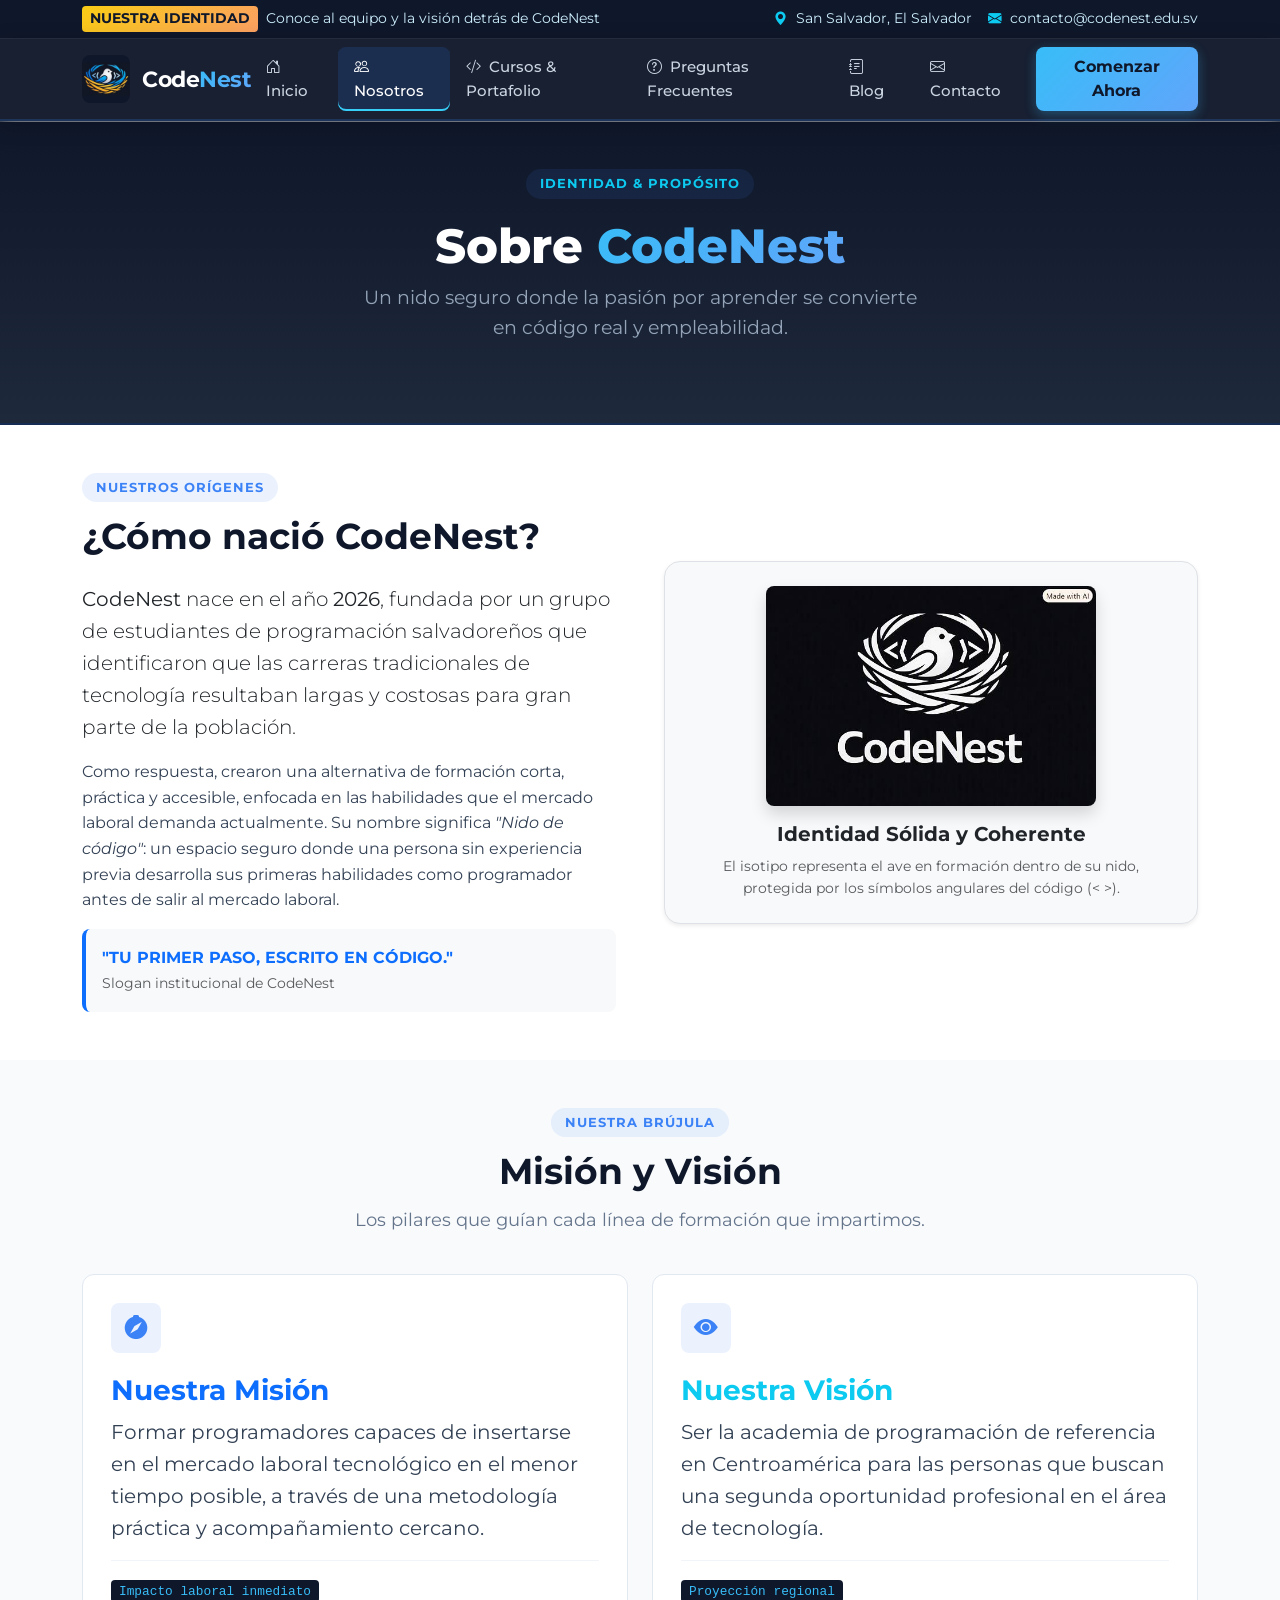
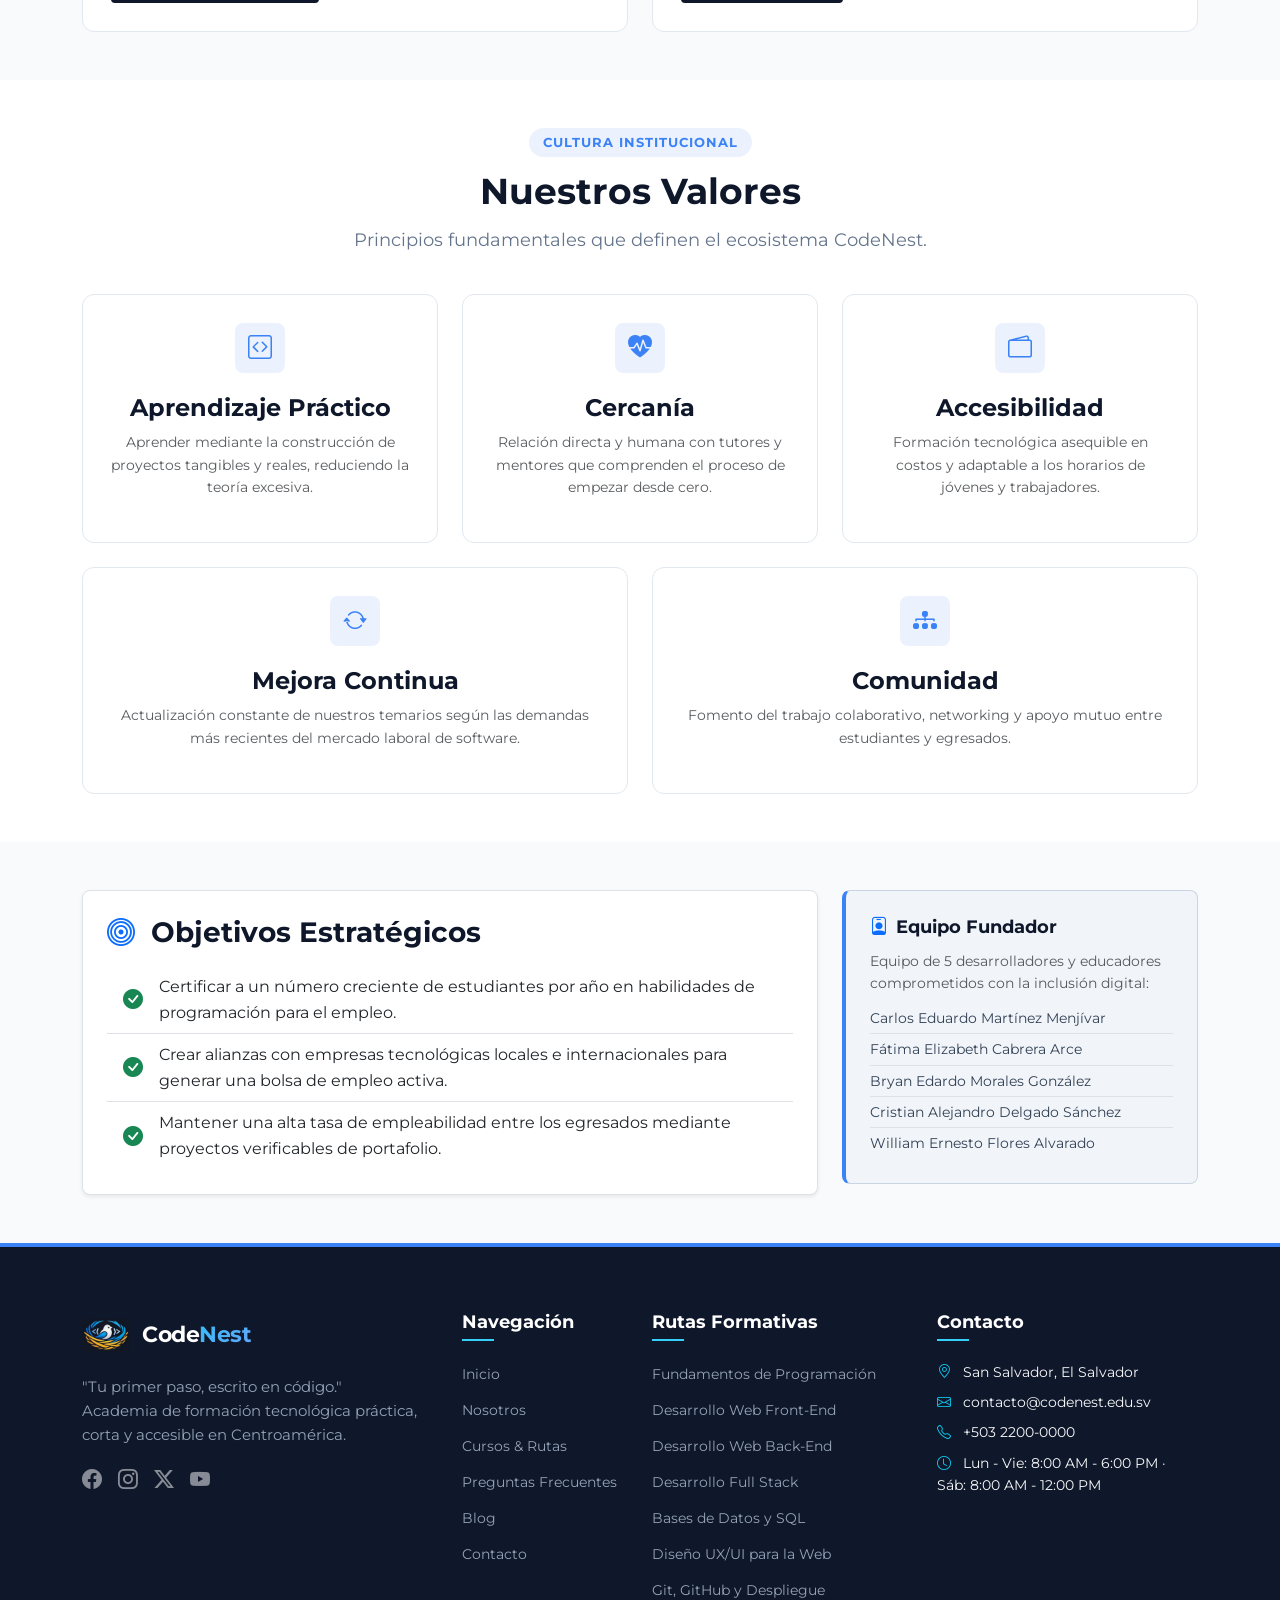
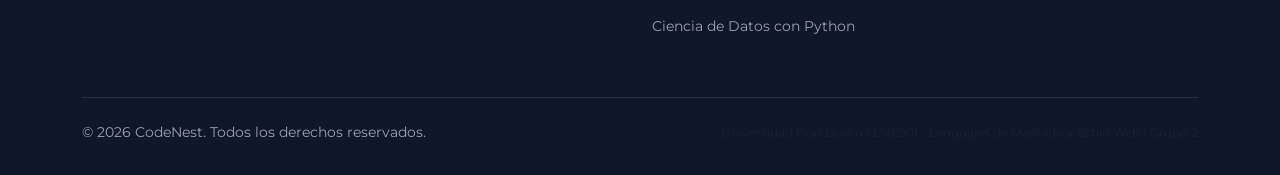
<file: codenest-main/nosotros.html>
<!DOCTYPE html>
<html lang="es">

<head>
  <meta charset="UTF-8">
  <meta name="viewport" content="width=device-width, initial-scale=1.0">
  <meta name="description"
    content="Conoce la historia, misión, visión y valores de CodeNest, la academia de programación práctica de Centroamérica.">
  <title>Nosotros | CodeNest</title>

  <link rel="preconnect" href="https://fonts.googleapis.com">
  <link rel="preconnect" href="https://fonts.gstatic.com" crossorigin>
  <link
    href="https://fonts.googleapis.com/css2?family=Montserrat:ital,wght@0,300;0,400;0,500;0,600;0,700;0,800;1,400&display=swap"
    rel="stylesheet">

  <link href="https://cdn.jsdelivr.net/npm/bootstrap@5.3.3/dist/css/bootstrap.min.css" rel="stylesheet">

  <link rel="stylesheet" href="https://cdn.jsdelivr.net/npm/bootstrap-icons@1.11.3/font/bootstrap-icons.min.css">
  <link rel="icon" type="image/png" href="img/favicon.png">
  <link rel="stylesheet" href="css/style.css">
</head>

<body>

  <header class="top-notice-bar">
    <div class="container d-flex justify-content-between align-items-center flex-wrap gap-2">
      <div class="d-flex align-items-center gap-2">
        <span class="badge-highlight">NUESTRA IDENTIDAD</span>
        <span>Conoce al equipo y la visión detrás de CodeNest</span>
      </div>
      <div class="d-none d-md-flex align-items-center gap-3">
        <span><i class="bi bi-geo-alt-fill text-info me-1"></i> San Salvador, El Salvador</span>
        <span><i class="bi bi-envelope-fill text-info me-1"></i> contacto@codenest.edu.sv</span>
      </div>
    </div>
  </header>

  <nav class="navbar navbar-expand-lg navbar-dark main-navigation" aria-label="Navegación principal">
    <div class="container">
      <a class="navbar-brand brand-logo-container" href="index.html">
        <img src="img/logo-icono.png" alt="Logotipo de CodeNest: ave dentro de un nido con corchetes de código" width="48" height="48">
        <span class="brand-title">Code<span class="nest-gradient">Nest</span></span>
      </a>
      <button class="navbar-toggler" type="button" data-bs-toggle="collapse" data-bs-target="#navbarCodeNest"
        aria-controls="navbarCodeNest" aria-expanded="false" aria-label="Abrir menú de navegación">
        <span class="navbar-toggler-icon"></span>
      </button>

      <div class="collapse navbar-collapse" id="navbarCodeNest">
        <ul class="navbar-nav ms-auto mb-2 mb-lg-0 align-items-lg-center">
          <li class="nav-item">
            <a class="nav-link" href="index.html"><i class="bi bi-house-door me-1"></i> Inicio</a>
          </li>
          <li class="nav-item">
            <a class="nav-link active" href="nosotros.html" aria-current="page"><i class="bi bi-people me-1"></i>
              Nosotros</a>
          </li>
          <li class="nav-item">
            <a class="nav-link" href="servicios.html"><i class="bi bi-code-slash me-1"></i> Cursos & Portafolio</a>
          </li>
          <li class="nav-item">
            <a class="nav-link" href="faq.html"><i class="bi bi-question-circle me-1"></i> Preguntas Frecuentes</a>
          </li>
          <li class="nav-item">
            <a class="nav-link" href="blog.html"><i class="bi bi-journal-text me-1"></i> Blog</a>
          </li>
          <li class="nav-item">
            <a class="nav-link" href="contacto.html"><i class="bi bi-envelope me-1"></i> Contacto</a>
          </li>
          <li class="nav-item ms-lg-2 mt-2 mt-lg-0">
            <a href="servicios.html" class="btn btn-nav-cta">Comenzar Ahora</a>
          </li>
        </ul>
      </div>
    </div>
  </nav>

  <main>
    <section class="py-5 text-white"
      style="background: var(--cn-gradient-dark); border-bottom: 2px solid rgba(59, 130, 246, 0.2);">
      <div class="container text-center">
        <span class="section-tag bg-opacity-25 text-info">IDENTIDAD & PROPÓSITO</span>
        <h1 class="hero-title my-2">Sobre <span class="hero-highlight">CodeNest</span></h1>
        <p class="hero-subtitle mx-auto">Un nido seguro donde la pasión por aprender se convierte en código real y
          empleabilidad.</p>
      </div>
    </section>

    <section class="py-5 bg-white" aria-labelledby="historia-heading">
      <div class="container">
        <div class="row align-items-center g-5">
          <div class="col-lg-6">
            <header class="section-header mb-4">
              <span class="section-tag">Nuestros Orígenes</span>
              <h2 id="historia-heading" class="section-title">¿Cómo nació CodeNest?</h2>
            </header>
            <p class="lead text-dark">
              <strong>CodeNest</strong> nace en el año <strong>2026</strong>, fundada por un grupo de estudiantes de
              programación salvadoreños que identificaron que las carreras tradicionales de tecnología resultaban largas
              y costosas para gran parte de la población.
            </p>
            <p>
              Como respuesta, crearon una alternativa de formación corta, práctica y accesible, enfocada en las
              habilidades que el mercado laboral demanda actualmente. Su nombre significa <em>"Nido de código"</em>: un
              espacio seguro donde una persona sin experiencia previa desarrolla sus primeras habilidades como
              programador antes de salir al mercado laboral.
            </p>
            <div class="p-3 bg-light rounded-3 border-start border-primary border-4 mt-3">
              <p class="fw-bold mb-0 text-primary">"TU PRIMER PASO, ESCRITO EN CÓDIGO."</p>
              <small class="text-muted">Slogan institucional de CodeNest</small>
            </div>
          </div>
          <div class="col-lg-6 text-center">
            <div class="p-4 bg-light rounded-4 shadow-sm border">
              <img src="img/logo-monocromatico-positivo.jpg" alt="Logo monocromático positivo CodeNest"
                class="img-fluid rounded-3 mb-3 shadow" style="max-height: 220px;" loading="lazy">
              <h5 class="fw-bold text-dark">Identidad Sólida y Coherente</h5>
              <p class="small text-muted mb-0">El isotipo representa el ave en formación dentro de su nido, protegida
                por los símbolos angulares del código (&lt; &gt;).</p>
            </div>
          </div>
        </div>
      </div>
    </section>

    <section class="py-5" style="background-color: #F8FAFC;" aria-labelledby="mision-vision-heading">
      <div class="container">
        <header class="section-header text-center">
          <span class="section-tag">Nuestra Brújula</span>
          <h2 id="mision-vision-heading" class="section-title">Misión y Visión</h2>
          <p class="section-subtitle mx-auto">Los pilares que guían cada línea de formación que impartimos.</p>
        </header>

        <div class="row g-4">
          <div class="col-md-6">
            <article class="semantic-card">
              <div class="card-icon-badge">
                <i class="bi bi-compass-fill"></i>
              </div>
              <h3 class="text-primary">Nuestra Misión</h3>
              <p class="fs-5">
                Formar programadores capaces de insertarse en el mercado laboral tecnológico en el menor tiempo posible,
                a través de una metodología práctica y acompañamiento cercano.
              </p>
              <footer class="semantic-card-footer">
                <span class="badge-code">Impacto laboral inmediato</span>
              </footer>
            </article>
          </div>

          <div class="col-md-6">
            <article class="semantic-card">
              <div class="card-icon-badge">
                <i class="bi bi-eye-fill"></i>
              </div>
              <h3 class="text-info">Nuestra Visión</h3>
              <p class="fs-5">
                Ser la academia de programación de referencia en Centroamérica para las personas que buscan una segunda
                oportunidad profesional en el área de tecnología.
              </p>
              <footer class="semantic-card-footer">
                <span class="badge-code">Proyección regional</span>
              </footer>
            </article>
          </div>
        </div>
      </div>
    </section>

    <section class="py-5 bg-white" aria-labelledby="valores-heading">
      <div class="container">
        <header class="section-header text-center">
          <span class="section-tag">Cultura Institucional</span>
          <h2 id="valores-heading" class="section-title">Nuestros Valores</h2>
          <p class="section-subtitle mx-auto">Principios fundamentales que definen el ecosistema CodeNest.</p>
        </header>

        <div class="row g-4">
          <div class="col-md-4">
            <article class="semantic-card text-center">
              <div class="card-icon-badge mx-auto">
                <i class="bi bi-code-square"></i>
              </div>
              <h4>Aprendizaje Práctico</h4>
              <p class="small text-muted">Aprender mediante la construcción de proyectos tangibles y reales, reduciendo
                la teoría excesiva.</p>
            </article>
          </div>

          <div class="col-md-4">
            <article class="semantic-card text-center">
              <div class="card-icon-badge mx-auto">
                <i class="bi bi-heart-pulse-fill"></i>
              </div>
              <h4>Cercanía</h4>
              <p class="small text-muted">Relación directa y humana con tutores y mentores que comprenden el proceso de
                empezar desde cero.</p>
            </article>
          </div>

          <div class="col-md-4">
            <article class="semantic-card text-center">
              <div class="card-icon-badge mx-auto">
                <i class="bi bi-wallet2"></i>
              </div>
              <h4>Accesibilidad</h4>
              <p class="small text-muted">Formación tecnológica asequible en costos y adaptable a los horarios de
                jóvenes y trabajadores.</p>
            </article>
          </div>

          <div class="col-md-6">
            <article class="semantic-card text-center">
              <div class="card-icon-badge mx-auto">
                <i class="bi bi-arrow-repeat"></i>
              </div>
              <h4>Mejora Continua</h4>
              <p class="small text-muted">Actualización constante de nuestros temarios según las demandas más recientes
                del mercado laboral de software.</p>
            </article>
          </div>

          <div class="col-md-6">
            <article class="semantic-card text-center">
              <div class="card-icon-badge mx-auto">
                <i class="bi bi-diagram-3-fill"></i>
              </div>
              <h4>Comunidad</h4>
              <p class="small text-muted">Fomento del trabajo colaborativo, networking y apoyo mutuo entre estudiantes y
                egresados.</p>
            </article>
          </div>
        </div>
      </div>
    </section>

    <div class="container my-5">
      <div class="row g-4">
        <div class="col-lg-8">
          <section class="p-4 bg-white rounded-3 shadow-sm border" aria-labelledby="objetivos-heading">
            <h3 id="objetivos-heading" class="fw-bold mb-3"><i class="bi bi-bullseye text-primary me-2"></i> Objetivos
              Estratégicos</h3>
            <ul class="list-group list-group-flush">
              <li class="list-group-item d-flex align-items-center gap-3">
                <i class="bi bi-check-circle-fill text-success fs-5"></i>
                <span>Certificar a un número creciente de estudiantes por año en habilidades de programación para el
                  empleo.</span>
              </li>
              <li class="list-group-item d-flex align-items-center gap-3">
                <i class="bi bi-check-circle-fill text-success fs-5"></i>
                <span>Crear alianzas con empresas tecnológicas locales e internacionales para generar una bolsa de
                  empleo activa.</span>
              </li>
              <li class="list-group-item d-flex align-items-center gap-3">
                <i class="bi bi-check-circle-fill text-success fs-5"></i>
                <span>Mantener una alta tasa de empleabilidad entre los egresados mediante proyectos verificables de
                  portafolio.</span>
              </li>
            </ul>
          </section>
        </div>

        <div class="col-lg-4">
          <aside class="semantic-aside mt-lg-0" aria-label="Información sobre los fundadores">
            <h4 class="aside-title"><i class="bi bi-person-badge text-primary"></i> Equipo Fundador</h4>
            <p class="small text-muted mb-2">Equipo de 5 desarrolladores y educadores comprometidos con la inclusión
              digital:</p>
            <ul class="list-unstyled small mb-0">
              <li class="py-1 border-bottom">Carlos Eduardo Martínez Menjívar</li>
              <li class="py-1 border-bottom">Fátima Elizabeth Cabrera Arce</li>
              <li class="py-1 border-bottom">Bryan Edardo Morales González</li>
              <li class="py-1 border-bottom">Cristian Alejandro Delgado Sánchez</li>
              <li class="py-1">William Ernesto Flores Alvarado</li>
            </ul>
          </aside>
        </div>
      </div>
    </div>
  </main>

  <footer class="main-footer" aria-label="Pie de página institucional">
    <div class="container">
      <div class="row g-4">
        <div class="col-lg-4 col-md-6">
          <div class="brand-logo-container mb-3">
        <img src="img/logo-icono.png" alt="Logotipo de CodeNest: ave dentro de un nido con corchetes de código" width="48" height="48">
        <span class="brand-title">Code<span class="nest-gradient">Nest</span></span>
          </div>
          <p class="footer-brand-desc">
            "Tu primer paso, escrito en código."<br>
            Academia de formación tecnológica práctica, corta y accesible en Centroamérica.
          </p>
          <div class="d-flex gap-3 fs-5 mt-3">
            <a href="https://facebook.com" class="text-white-50" aria-label="Facebook CodeNest" target="_blank"
              rel="noopener"><i class="bi bi-facebook"></i></a>
            <a href="https://instagram.com" class="text-white-50" aria-label="Instagram CodeNest" target="_blank"
              rel="noopener"><i class="bi bi-instagram"></i></a>
            <a href="https://x.com" class="text-white-50" aria-label="X (Twitter) CodeNest" target="_blank"
              rel="noopener"><i class="bi bi-twitter-x"></i></a>
            <a href="https://youtube.com" class="text-white-50" aria-label="YouTube CodeNest" target="_blank"
              rel="noopener"><i class="bi bi-youtube"></i></a>
          </div>
        </div>
        <div class="col-lg-2 col-md-6">
          <h5 class="footer-heading">Navegación</h5>
          <ul class="footer-links">
            <li><a href="index.html">Inicio</a></li>
            <li><a href="nosotros.html">Nosotros</a></li>
            <li><a href="servicios.html">Cursos & Rutas</a></li>
            <li><a href="faq.html">Preguntas Frecuentes</a></li>
            <li><a href="blog.html">Blog</a></li>
            <li><a href="contacto.html">Contacto</a></li>
          </ul>
        </div>
        <div class="col-lg-3 col-md-6">
          <h5 class="footer-heading">Rutas Formativas</h5>
          <ul class="footer-links">
            <li><a href="servicios.html">Fundamentos de Programación</a></li>
            <li><a href="servicios.html">Desarrollo Web Front-End</a></li>
            <li><a href="servicios.html">Desarrollo Web Back-End</a></li>
            <li><a href="servicios.html">Desarrollo Full Stack</a></li>
            <li><a href="servicios.html">Bases de Datos y SQL</a></li>
            <li><a href="ux-ui.html">Diseño UX/UI para la Web</a></li>
            <li><a href="git-github.html">Git, GitHub y Despliegue</a></li>
            <li><a href="ciencia-datos.html">Ciencia de Datos con Python</a></li>
          </ul>
        </div>
        <div class="col-lg-3 col-md-6">
          <h5 class="footer-heading">Contacto</h5>
          <ul class="footer-links text-light small">
            <li class="mb-2"><i class="bi bi-geo-alt text-info me-2"></i> San Salvador, El Salvador</li>
            <li class="mb-2"><i class="bi bi-envelope text-info me-2"></i> contacto@codenest.edu.sv</li>
            <li class="mb-2"><i class="bi bi-telephone text-info me-2"></i> +503 2200-0000</li>
            <li class="mb-2"><i class="bi bi-clock text-info me-2"></i> Lun - Vie: 8:00 AM - 6:00 PM · Sáb: 8:00 AM - 12:00 PM</li>
          </ul>
        </div>
      </div>
      <div class="footer-bottom d-flex flex-wrap justify-content-between align-items-center gap-2">
        <p class="mb-0">&copy; <span id="current-year">2026</span> CodeNest. Todos los derechos reservados.</p>
        <p class="mb-0 text-muted small">
          Universidad Don Bosco | LME901 - Lenguajes de Marcado y Estilo Web | Grupo 2
        </p>
      </div>
    </div>
  </footer>

  <script src="https://cdn.jsdelivr.net/npm/bootstrap@5.3.3/dist/js/bootstrap.bundle.min.js"></script>
  <script src="js/main.js"></script>
</body>

</html>
</file>
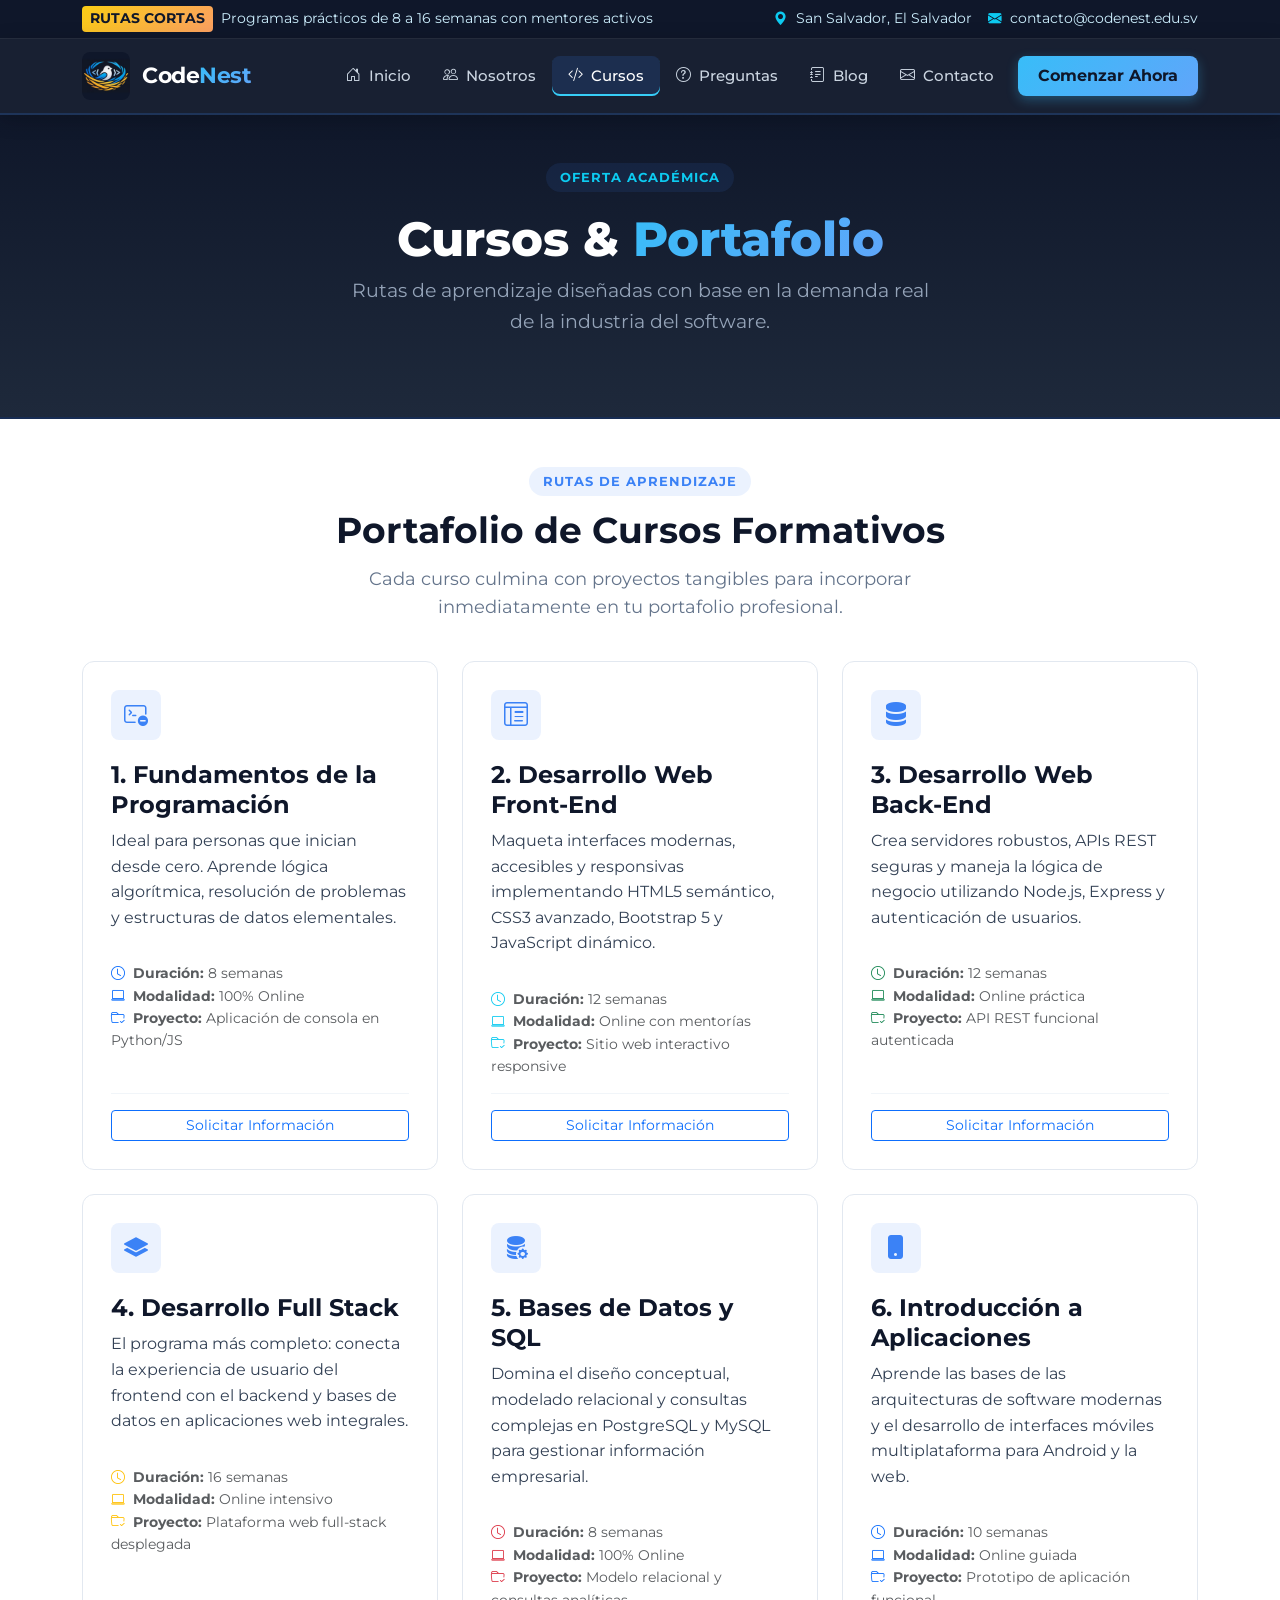
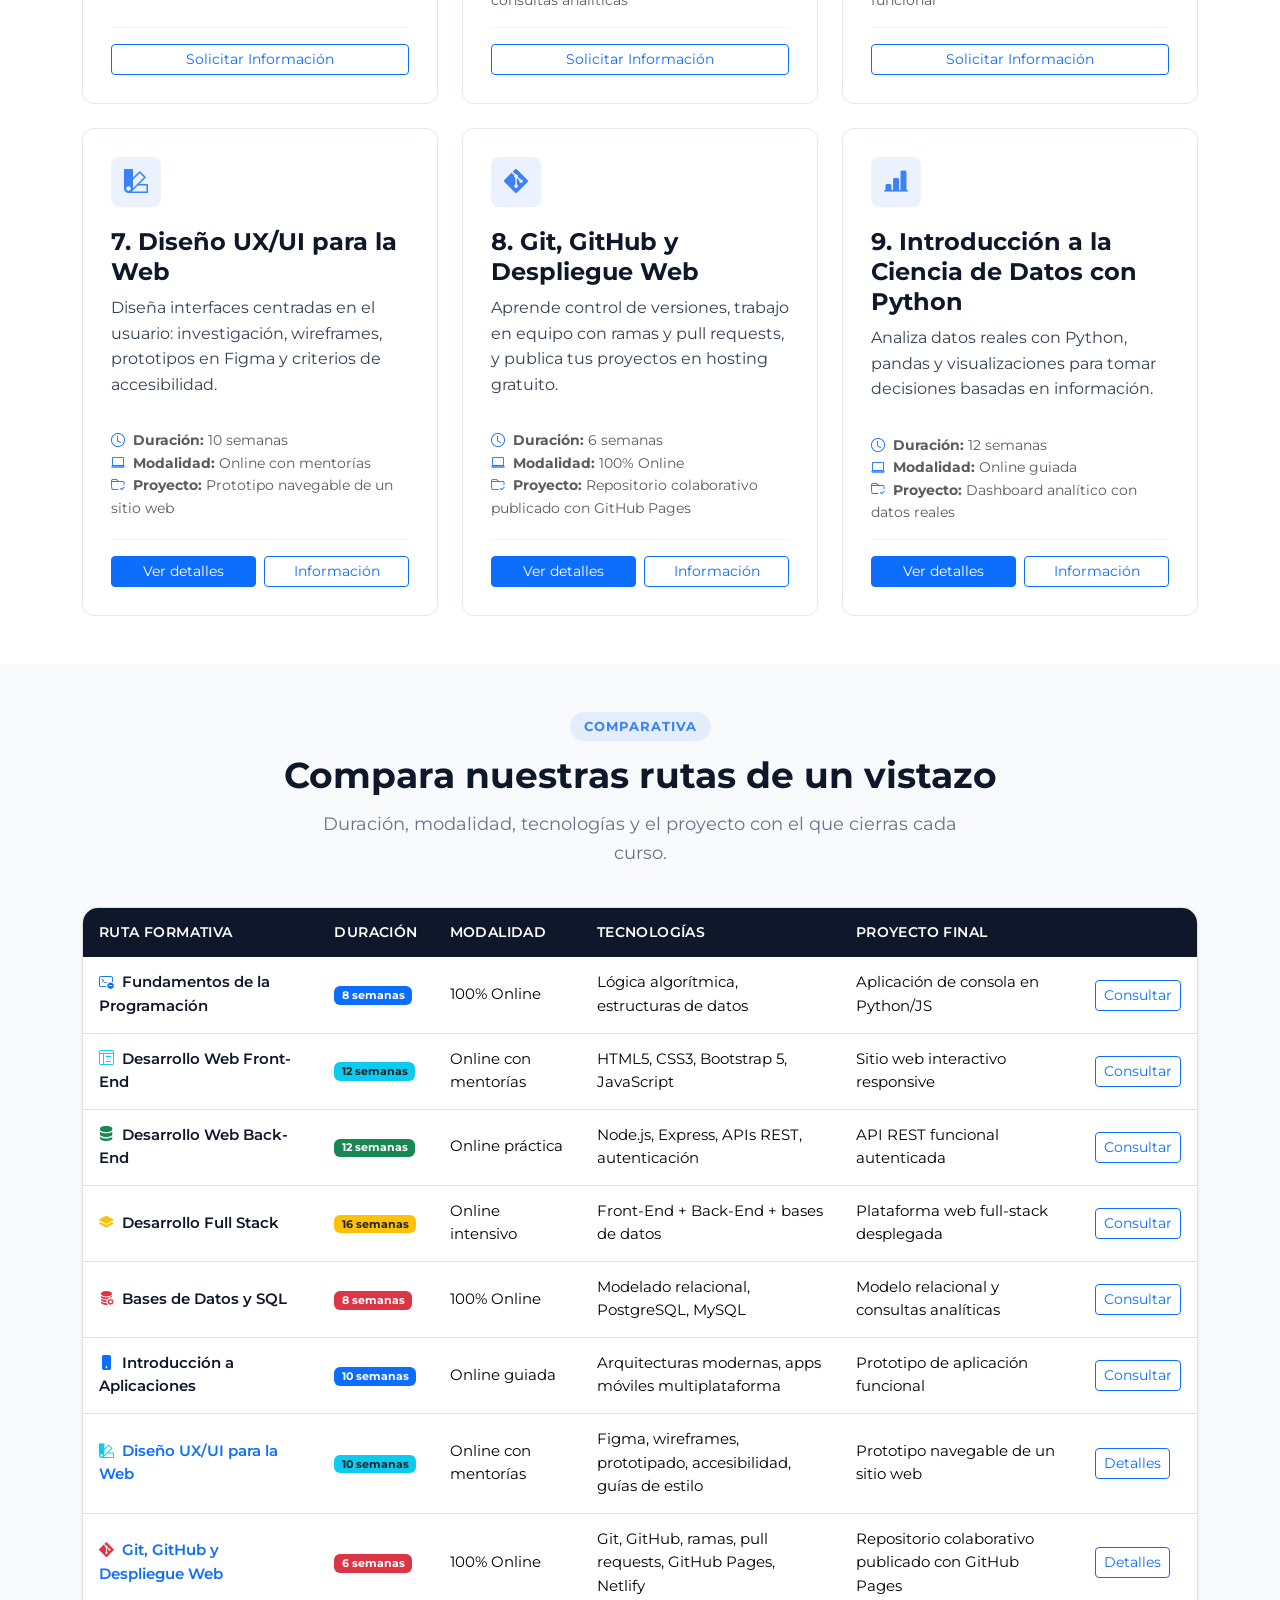
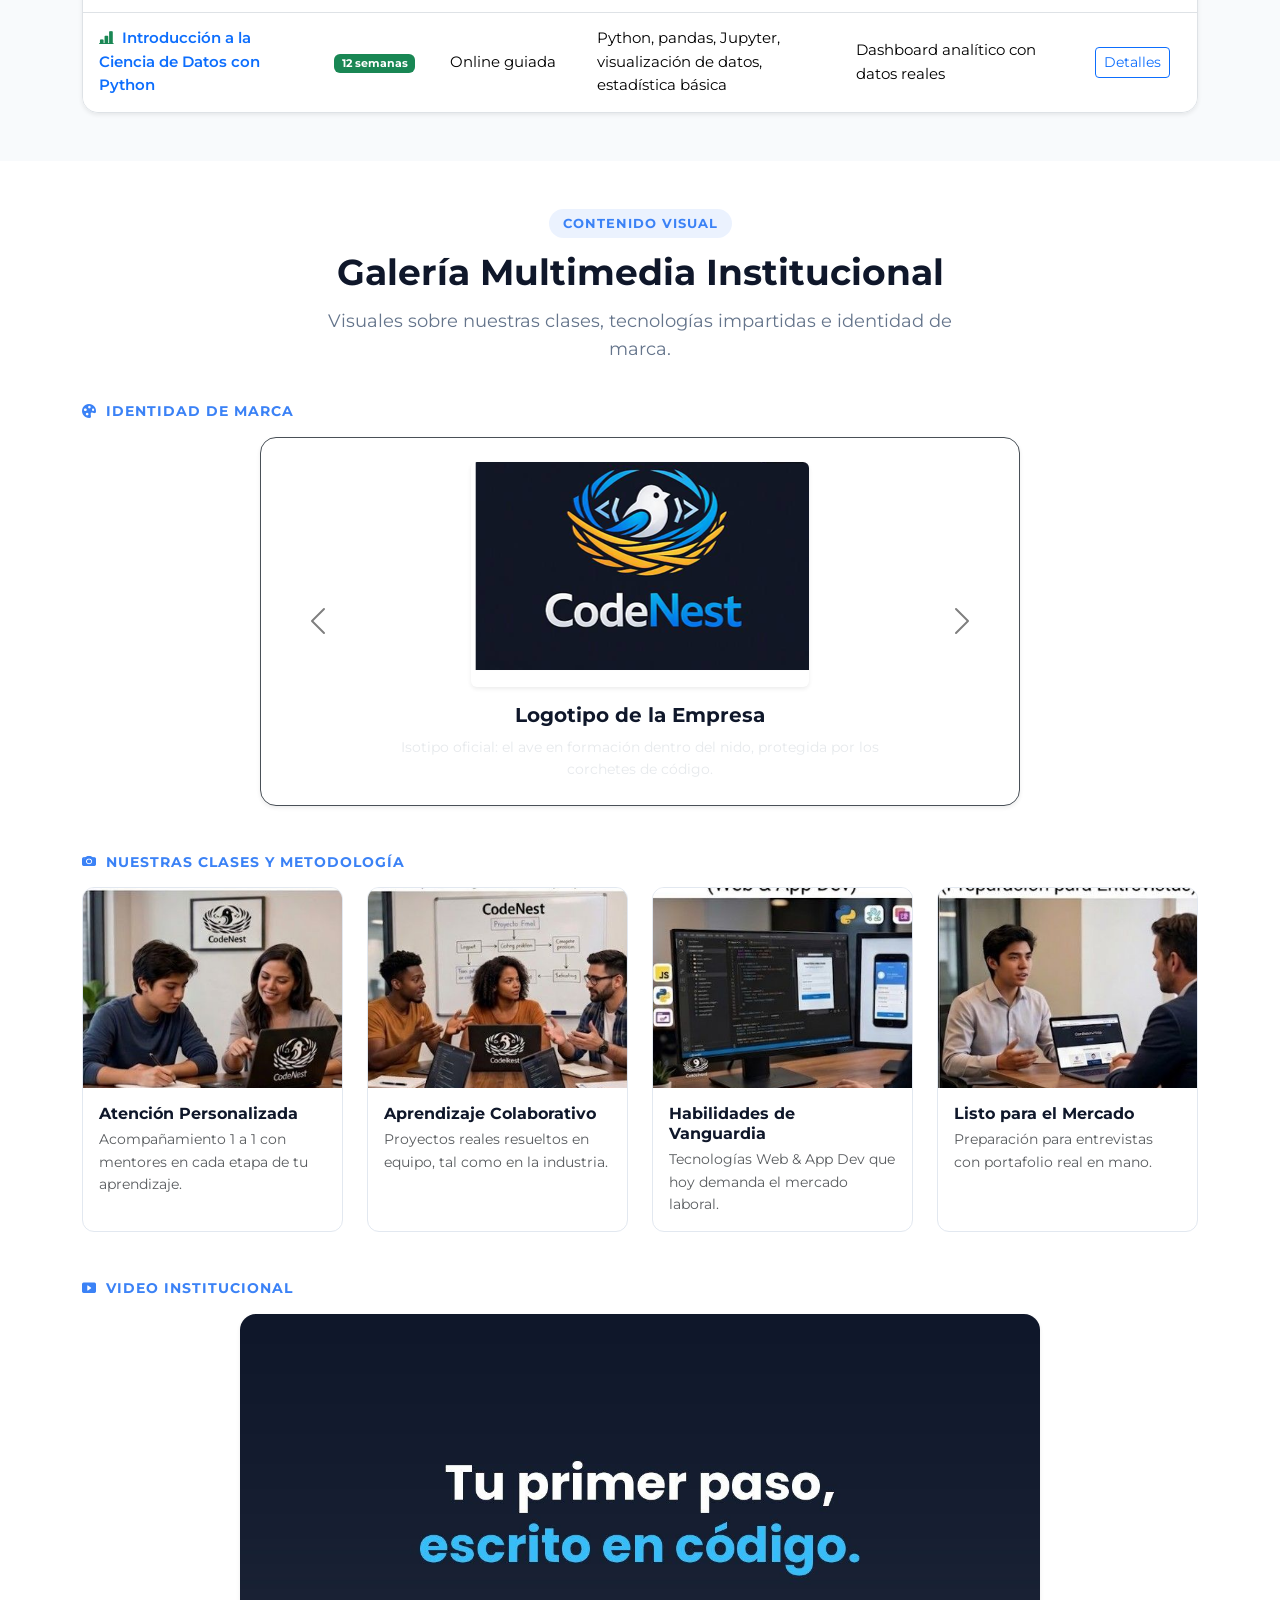
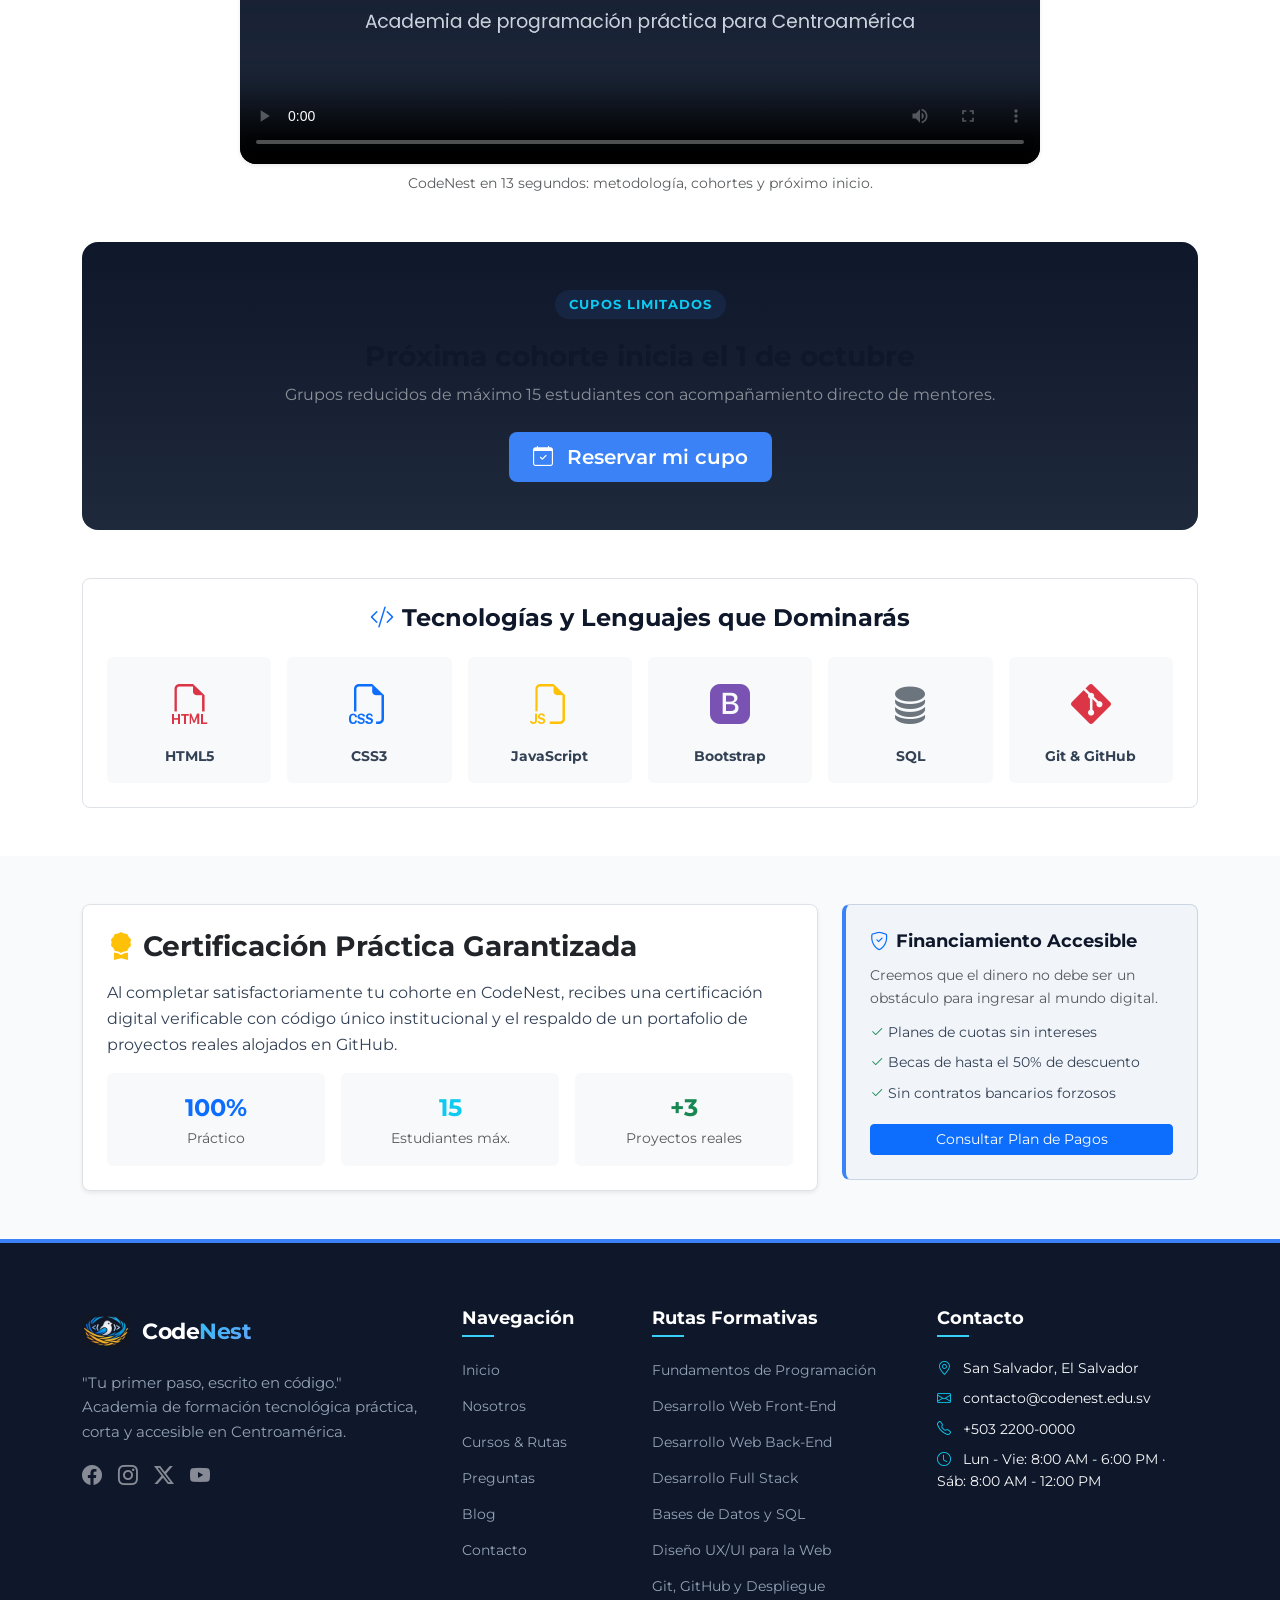
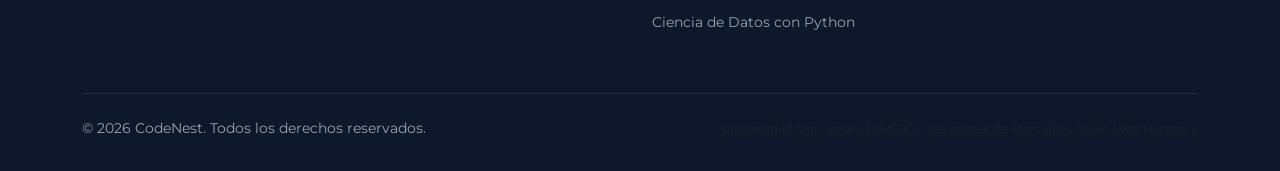
<file: codenest-main/servicios.html>
<!DOCTYPE html>
<html lang="es">

<head>
  <meta charset="UTF-8">
  <meta name="viewport" content="width=device-width, initial-scale=1.0">
  <meta name="description"
    content="Explora el catálogo de cursos y portafolio formativo de CodeNest: Front-End, Back-End, Full Stack, Bases de Datos y Fundamentos.">
  <title>Cursos | CodeNest</title>

  <link rel="preconnect" href="https://fonts.googleapis.com">
  <link rel="preconnect" href="https://fonts.gstatic.com" crossorigin>
  <link
    href="https://fonts.googleapis.com/css2?family=Montserrat:ital,wght@0,300;0,400;0,500;0,600;0,700;0,800;1,400&display=swap"
    rel="stylesheet">

  <link href="https://cdn.jsdelivr.net/npm/bootstrap@5.3.3/dist/css/bootstrap.min.css" rel="stylesheet">

  <link rel="stylesheet" href="https://cdn.jsdelivr.net/npm/bootstrap-icons@1.11.3/font/bootstrap-icons.min.css">
  <link rel="icon" type="image/png" href="img/favicon.png">
  <link rel="stylesheet" href="css/style.css">
</head>

<body>

  <header class="top-notice-bar">
    <div class="container d-flex justify-content-between align-items-center flex-wrap gap-2">
      <div class="d-flex align-items-center gap-2">
        <span class="badge-highlight">RUTAS CORTAS</span>
        <span>Programas prácticos de 8 a 16 semanas con mentores activos</span>
      </div>
      <div class="d-none d-md-flex align-items-center gap-3">
        <span><i class="bi bi-geo-alt-fill text-info me-1"></i> San Salvador, El Salvador</span>
        <span><i class="bi bi-envelope-fill text-info me-1"></i> contacto@codenest.edu.sv</span>
      </div>
    </div>
  </header>

  <nav class="navbar navbar-expand-lg navbar-dark main-navigation" aria-label="Navegación principal">
    <div class="container">
      <a class="navbar-brand brand-logo-container" href="index.html">
        <img src="img/logo-icono.png" alt="Logotipo de CodeNest: ave dentro de un nido con corchetes de código" width="48" height="48">
        <span class="brand-title">Code<span class="nest-gradient">Nest</span></span>
      </a>
      <button class="navbar-toggler" type="button" data-bs-toggle="collapse" data-bs-target="#navbarCodeNest"
        aria-controls="navbarCodeNest" aria-expanded="false" aria-label="Abrir menú de navegación">
        <span class="navbar-toggler-icon"></span>
      </button>

      <div class="collapse navbar-collapse" id="navbarCodeNest">
        <ul class="navbar-nav ms-auto mb-2 mb-lg-0 align-items-lg-center">
          <li class="nav-item">
            <a class="nav-link" href="index.html"><i class="bi bi-house-door me-1"></i> Inicio</a>
          </li>
          <li class="nav-item">
            <a class="nav-link" href="nosotros.html"><i class="bi bi-people me-1"></i> Nosotros</a>
          </li>
          <li class="nav-item">
            <a class="nav-link active" href="servicios.html" aria-current="page"><i class="bi bi-code-slash me-1"></i>
              Cursos</a>
          </li>
          <li class="nav-item">
            <a class="nav-link" href="faq.html"><i class="bi bi-question-circle me-1"></i> Preguntas</a>
          </li>
          <li class="nav-item">
            <a class="nav-link" href="blog.html"><i class="bi bi-journal-text me-1"></i> Blog</a>
          </li>
          <li class="nav-item">
            <a class="nav-link" href="contacto.html"><i class="bi bi-envelope me-1"></i> Contacto</a>
          </li>
          <li class="nav-item ms-lg-2 mt-2 mt-lg-0">
            <a href="servicios.html" class="btn btn-nav-cta">Comenzar Ahora</a>
          </li>
        </ul>
      </div>
    </div>
  </nav>

  <main>
    <section class="py-5 text-white"
      style="background: var(--cn-gradient-dark); border-bottom: 2px solid rgba(59, 130, 246, 0.2);">
      <div class="container text-center">
        <span class="section-tag bg-opacity-25 text-info">OFERTA ACADÉMICA</span>
        <h1 class="hero-title my-2">Cursos & <span class="hero-highlight">Portafolio</span></h1>
        <p class="hero-subtitle mx-auto">Rutas de aprendizaje diseñadas con base en la demanda real de la industria del
          software.</p>
      </div>
    </section>

    <section class="py-5 bg-white" aria-labelledby="catalogo-heading">
      <div class="container">
        <header class="section-header text-center">
          <span class="section-tag">Rutas de Aprendizaje</span>
          <h2 id="catalogo-heading" class="section-title">Portafolio de Cursos Formativos</h2>
          <p class="section-subtitle mx-auto">Cada curso culmina con proyectos tangibles para incorporar inmediatamente
            en tu portafolio profesional.</p>
        </header>

        <div class="row g-4">
          <div class="col-lg-4 col-md-6">
            <article class="semantic-card">
              <div class="card-icon-badge">
                <i class="bi bi-terminal-dash"></i>
              </div>
              <h4>1. Fundamentos de la Programación</h4>
              <p>Ideal para personas que inician desde cero. Aprende lógica algorítmica, resolución de problemas y
                estructuras de datos elementales.</p>
              <ul class="list-unstyled small text-muted my-3">
                <li><i class="bi bi-clock text-primary me-2"></i><strong>Duración:</strong> 8 semanas</li>
                <li><i class="bi bi-laptop text-primary me-2"></i><strong>Modalidad:</strong> 100% Online</li>
                <li><i class="bi bi-folder-check text-primary me-2"></i><strong>Proyecto:</strong> Aplicación de consola
                  en Python/JS</li>
              </ul>
              <footer class="semantic-card-footer">
                <a href="contacto.html" class="btn btn-sm btn-outline-primary w-100">Solicitar Información</a>
              </footer>
            </article>
          </div>

          <div class="col-lg-4 col-md-6">
            <article class="semantic-card">
              <div class="card-icon-badge">
                <i class="bi bi-layout-text-window-reverse"></i>
              </div>
              <h4>2. Desarrollo Web Front-End</h4>
              <p>Maqueta interfaces modernas, accesibles y responsivas implementando HTML5 semántico, CSS3 avanzado,
                Bootstrap 5 y JavaScript dinámico.</p>
              <ul class="list-unstyled small text-muted my-3">
                <li><i class="bi bi-clock text-info me-2"></i><strong>Duración:</strong> 12 semanas</li>
                <li><i class="bi bi-laptop text-info me-2"></i><strong>Modalidad:</strong> Online con mentorías</li>
                <li><i class="bi bi-folder-check text-info me-2"></i><strong>Proyecto:</strong> Sitio web interactivo
                  responsive</li>
              </ul>
              <footer class="semantic-card-footer">
                <a href="contacto.html" class="btn btn-sm btn-outline-primary w-100">Solicitar Información</a>
              </footer>
            </article>
          </div>

          <div class="col-lg-4 col-md-6">
            <article class="semantic-card">
              <div class="card-icon-badge">
                <i class="bi bi-server"></i>
              </div>
              <h4>3. Desarrollo Web Back-End</h4>
              <p>Crea servidores robustos, APIs REST seguras y maneja la lógica de negocio utilizando Node.js, Express y
                autenticación de usuarios.</p>
              <ul class="list-unstyled small text-muted my-3">
                <li><i class="bi bi-clock text-success me-2"></i><strong>Duración:</strong> 12 semanas</li>
                <li><i class="bi bi-laptop text-success me-2"></i><strong>Modalidad:</strong> Online práctica</li>
                <li><i class="bi bi-folder-check text-success me-2"></i><strong>Proyecto:</strong> API REST funcional
                  autenticada</li>
              </ul>
              <footer class="semantic-card-footer">
                <a href="contacto.html" class="btn btn-sm btn-outline-primary w-100">Solicitar Información</a>
              </footer>
            </article>
          </div>

          <div class="col-lg-4 col-md-6">
            <article class="semantic-card">
              <div class="card-icon-badge">
                <i class="bi bi-layers-fill"></i>
              </div>
              <h4>4. Desarrollo Full Stack</h4>
              <p>El programa más completo: conecta la experiencia de usuario del frontend con el backend y bases de
                datos en aplicaciones web integrales.</p>
              <ul class="list-unstyled small text-muted my-3">
                <li><i class="bi bi-clock text-warning me-2"></i><strong>Duración:</strong> 16 semanas</li>
                <li><i class="bi bi-laptop text-warning me-2"></i><strong>Modalidad:</strong> Online intensivo</li>
                <li><i class="bi bi-folder-check text-warning me-2"></i><strong>Proyecto:</strong> Plataforma web
                  full-stack desplegada</li>
              </ul>
              <footer class="semantic-card-footer">
                <a href="contacto.html" class="btn btn-sm btn-outline-primary w-100">Solicitar Información</a>
              </footer>
            </article>
          </div>

          <div class="col-lg-4 col-md-6">
            <article class="semantic-card">
              <div class="card-icon-badge">
                <i class="bi bi-database-fill-gear"></i>
              </div>
              <h4>5. Bases de Datos y SQL</h4>
              <p>Domina el diseño conceptual, modelado relacional y consultas complejas en PostgreSQL y MySQL para
                gestionar información empresarial.</p>
              <ul class="list-unstyled small text-muted my-3">
                <li><i class="bi bi-clock text-danger me-2"></i><strong>Duración:</strong> 8 semanas</li>
                <li><i class="bi bi-laptop text-danger me-2"></i><strong>Modalidad:</strong> 100% Online</li>
                <li><i class="bi bi-folder-check text-danger me-2"></i><strong>Proyecto:</strong> Modelo relacional y
                  consultas analíticas</li>
              </ul>
              <footer class="semantic-card-footer">
                <a href="contacto.html" class="btn btn-sm btn-outline-primary w-100">Solicitar Información</a>
              </footer>
            </article>
          </div>

          <div class="col-lg-4 col-md-6">
            <article class="semantic-card">
              <div class="card-icon-badge">
                <i class="bi bi-phone-fill"></i>
              </div>
              <h4>6. Introducción a Aplicaciones</h4>
              <p>Aprende las bases de las arquitecturas de software modernas y el desarrollo de interfaces móviles
                multiplataforma para Android y la web.</p>
              <ul class="list-unstyled small text-muted my-3">
                <li><i class="bi bi-clock text-primary me-2"></i><strong>Duración:</strong> 10 semanas</li>
                <li><i class="bi bi-laptop text-primary me-2"></i><strong>Modalidad:</strong> Online guiada</li>
                <li><i class="bi bi-folder-check text-primary me-2"></i><strong>Proyecto:</strong> Prototipo de
                  aplicación funcional</li>
              </ul>
              <footer class="semantic-card-footer">
                <a href="contacto.html" class="btn btn-sm btn-outline-primary w-100">Solicitar Información</a>
              </footer>
            </article>
          </div>

          <div class="col-lg-4 col-md-6">
            <article class="semantic-card">
              <div class="card-icon-badge">
                <i class="bi bi-palette2"></i>
              </div>
              <h4>7. Diseño UX/UI para la Web</h4>
              <p>Diseña interfaces centradas en el usuario: investigación, wireframes, prototipos en Figma y criterios de accesibilidad.</p>
              <ul class="list-unstyled small text-muted my-3">
                <li><i class="bi bi-clock text-primary me-2"></i><strong>Duración:</strong> 10 semanas</li>
                <li><i class="bi bi-laptop text-primary me-2"></i><strong>Modalidad:</strong> Online con mentorías</li>
                <li><i class="bi bi-folder-check text-primary me-2"></i><strong>Proyecto:</strong> Prototipo navegable de un sitio web</li>
              </ul>
              <footer class="semantic-card-footer d-flex gap-2">
                <a href="ux-ui.html" class="btn btn-sm btn-primary w-50">Ver detalles</a>
                <a href="contacto.html?curso=ux-ui" class="btn btn-sm btn-outline-primary w-50">Información</a>
              </footer>
            </article>
          </div>

          <div class="col-lg-4 col-md-6">
            <article class="semantic-card">
              <div class="card-icon-badge">
                <i class="bi bi-git"></i>
              </div>
              <h4>8. Git, GitHub y Despliegue Web</h4>
              <p>Aprende control de versiones, trabajo en equipo con ramas y pull requests, y publica tus proyectos en hosting gratuito.</p>
              <ul class="list-unstyled small text-muted my-3">
                <li><i class="bi bi-clock text-primary me-2"></i><strong>Duración:</strong> 6 semanas</li>
                <li><i class="bi bi-laptop text-primary me-2"></i><strong>Modalidad:</strong> 100% Online</li>
                <li><i class="bi bi-folder-check text-primary me-2"></i><strong>Proyecto:</strong> Repositorio colaborativo publicado con GitHub Pages</li>
              </ul>
              <footer class="semantic-card-footer d-flex gap-2">
                <a href="git-github.html" class="btn btn-sm btn-primary w-50">Ver detalles</a>
                <a href="contacto.html?curso=git-github" class="btn btn-sm btn-outline-primary w-50">Información</a>
              </footer>
            </article>
          </div>

          <div class="col-lg-4 col-md-6">
            <article class="semantic-card">
              <div class="card-icon-badge">
                <i class="bi bi-bar-chart-line-fill"></i>
              </div>
              <h4>9. Introducción a la Ciencia de Datos con Python</h4>
              <p>Analiza datos reales con Python, pandas y visualizaciones para tomar decisiones basadas en información.</p>
              <ul class="list-unstyled small text-muted my-3">
                <li><i class="bi bi-clock text-primary me-2"></i><strong>Duración:</strong> 12 semanas</li>
                <li><i class="bi bi-laptop text-primary me-2"></i><strong>Modalidad:</strong> Online guiada</li>
                <li><i class="bi bi-folder-check text-primary me-2"></i><strong>Proyecto:</strong> Dashboard analítico con datos reales</li>
              </ul>
              <footer class="semantic-card-footer d-flex gap-2">
                <a href="ciencia-datos.html" class="btn btn-sm btn-primary w-50">Ver detalles</a>
                <a href="contacto.html?curso=ciencia-datos" class="btn btn-sm btn-outline-primary w-50">Información</a>
              </footer>
            </article>
          </div>
        </div>
      </div>
    </section>

    <!-- ===================== TABLA COMPARATIVA ===================== -->
    <section class="py-5" style="background-color: #F8FAFC;" aria-labelledby="comparativa-heading">
      <div class="container">
        <header class="section-header text-center">
          <span class="section-tag">Comparativa</span>
          <h2 id="comparativa-heading" class="section-title">Compara nuestras rutas de un vistazo</h2>
          <p class="section-subtitle mx-auto">Duración, modalidad, tecnologías y el proyecto con el que cierras cada
            curso.</p>
        </header>
        <div class="table-responsive rounded-4 shadow-sm border bg-white">
          <table class="table table-hover align-middle mb-0 cn-table">
            <caption class="visually-hidden">Comparativa de las rutas formativas de CodeNest</caption>
            <thead>
              <tr>
                <th scope="col">Ruta formativa</th>
                <th scope="col">Duración</th>
                <th scope="col">Modalidad</th>
                <th scope="col">Tecnologías</th>
                <th scope="col">Proyecto final</th>
                <th scope="col"><span class="visually-hidden">Acción</span></th>
              </tr>
            </thead>
            <tbody>
              <tr>
                <th scope="row"><i class="bi bi-terminal-dash text-primary me-2"></i>Fundamentos de la Programación</th>
                <td><span class="badge bg-primary">8 semanas</span></td>
                <td>100% Online</td>
                <td>Lógica algorítmica, estructuras de datos</td>
                <td>Aplicación de consola en Python/JS</td>
                <td><a href="contacto.html" class="btn btn-sm btn-outline-primary">Consultar</a></td>
              </tr>
              <tr>
                <th scope="row"><i class="bi bi-layout-text-window-reverse text-info me-2"></i>Desarrollo Web Front-End</th>
                <td><span class="badge bg-info text-dark">12 semanas</span></td>
                <td>Online con mentorías</td>
                <td>HTML5, CSS3, Bootstrap 5, JavaScript</td>
                <td>Sitio web interactivo responsive</td>
                <td><a href="contacto.html" class="btn btn-sm btn-outline-primary">Consultar</a></td>
              </tr>
              <tr>
                <th scope="row"><i class="bi bi-server text-success me-2"></i>Desarrollo Web Back-End</th>
                <td><span class="badge bg-success">12 semanas</span></td>
                <td>Online práctica</td>
                <td>Node.js, Express, APIs REST, autenticación</td>
                <td>API REST funcional autenticada</td>
                <td><a href="contacto.html" class="btn btn-sm btn-outline-primary">Consultar</a></td>
              </tr>
              <tr>
                <th scope="row"><i class="bi bi-layers-fill text-warning me-2"></i>Desarrollo Full Stack</th>
                <td><span class="badge bg-warning text-dark">16 semanas</span></td>
                <td>Online intensivo</td>
                <td>Front-End + Back-End + bases de datos</td>
                <td>Plataforma web full-stack desplegada</td>
                <td><a href="contacto.html" class="btn btn-sm btn-outline-primary">Consultar</a></td>
              </tr>
              <tr>
                <th scope="row"><i class="bi bi-database-fill-gear text-danger me-2"></i>Bases de Datos y SQL</th>
                <td><span class="badge bg-danger">8 semanas</span></td>
                <td>100% Online</td>
                <td>Modelado relacional, PostgreSQL, MySQL</td>
                <td>Modelo relacional y consultas analíticas</td>
                <td><a href="contacto.html" class="btn btn-sm btn-outline-primary">Consultar</a></td>
              </tr>
              <tr>
                <th scope="row"><i class="bi bi-phone-fill text-primary me-2"></i>Introducción a Aplicaciones</th>
                <td><span class="badge bg-primary">10 semanas</span></td>
                <td>Online guiada</td>
                <td>Arquitecturas modernas, apps móviles multiplataforma</td>
                <td>Prototipo de aplicación funcional</td>
                <td><a href="contacto.html" class="btn btn-sm btn-outline-primary">Consultar</a></td>
              </tr>
              <tr>
                <th scope="row"><i class="bi bi-palette2 text-info me-2"></i><a href="ux-ui.html" class="text-decoration-none">Diseño UX/UI para la Web</a></th>
                <td><span class="badge bg-info text-dark">10 semanas</span></td>
                <td>Online con mentorías</td>
                <td>Figma, wireframes, prototipado, accesibilidad, guías de estilo</td>
                <td>Prototipo navegable de un sitio web</td>
                <td><a href="ux-ui.html" class="btn btn-sm btn-outline-primary">Detalles</a></td>
              </tr>
              <tr>
                <th scope="row"><i class="bi bi-git text-danger me-2"></i><a href="git-github.html" class="text-decoration-none">Git, GitHub y Despliegue Web</a></th>
                <td><span class="badge bg-danger">6 semanas</span></td>
                <td>100% Online</td>
                <td>Git, GitHub, ramas, pull requests, GitHub Pages, Netlify</td>
                <td>Repositorio colaborativo publicado con GitHub Pages</td>
                <td><a href="git-github.html" class="btn btn-sm btn-outline-primary">Detalles</a></td>
              </tr>
              <tr>
                <th scope="row"><i class="bi bi-bar-chart-line-fill text-success me-2"></i><a href="ciencia-datos.html" class="text-decoration-none">Introducción a la Ciencia de Datos con Python</a></th>
                <td><span class="badge bg-success">12 semanas</span></td>
                <td>Online guiada</td>
                <td>Python, pandas, Jupyter, visualización de datos, estadística básica</td>
                <td>Dashboard analítico con datos reales</td>
                <td><a href="ciencia-datos.html" class="btn btn-sm btn-outline-primary">Detalles</a></td>
              </tr>
            </tbody>
          </table>
        </div>
      </div>
    </section>

    <section class="py-5 bg-white" aria-labelledby="galeria-heading">
      <div class="container">
        <header class="section-header text-center">
          <span class="section-tag">Contenido Visual</span>
          <h2 id="galeria-heading" class="section-title">Galería Multimedia Institucional</h2>
          <p class="section-subtitle mx-auto">Visuales sobre nuestras clases, tecnologías impartidas e identidad de
            marca.</p>
        </header>

        <h6 class="text-uppercase fw-bold small mb-3" style="color: var(--cn-blue-primary); letter-spacing: 1px;">
          <i class="bi bi-palette-fill me-1"></i> Identidad de Marca</h6>
        <div id="carouselIdentidad" class="carousel slide bg-white rounded-4 shadow-sm border mx-auto" style="max-width: 760px;" data-bs-ride="carousel" data-bs-theme="dark" aria-label="Carrusel de identidad de marca">
          <div class="carousel-inner">
            <div class="carousel-item active" data-bs-interval="3000">
              <div class="p-4 text-center">
                <img src="img/logo-principal.png" class="d-block mx-auto img-fluid rounded mb-3 shadow-sm" style="max-height: 260px;" alt="Logotipo oficial de CodeNest">
                <h5 class="fw-bold">Logotipo de la Empresa</h5>
                <p class="small text-muted mb-0 mx-auto" style="max-width: 520px;">Isotipo oficial: el ave en formación dentro del nido, protegida por los corchetes de código.</p>
              </div>
            </div>
            <div class="carousel-item" data-bs-interval="3000">
              <div class="p-4 text-center">
                <img src="img/logo-variantes.png" class="d-block mx-auto img-fluid rounded mb-3 shadow-sm" style="max-height: 260px;" alt="Variantes cromáticas del isotipo CodeNest">
                <h5 class="fw-bold">Variantes Cromáticas Institucionales</h5>
                <p class="small text-muted mb-0 mx-auto" style="max-width: 520px;">Aplicación del logotipo en versión a color, verde esmeralda, carmín y morado tecnológico.</p>
              </div>
            </div>
            <div class="carousel-item" data-bs-interval="3000">
              <div class="p-4 text-center">
                <img src="img/logo-monocromatico-negativo.jpg" class="d-block mx-auto img-fluid rounded mb-3 shadow-sm" style="max-height: 260px;" alt="Versión monocromática negativa CodeNest">
                <h5 class="fw-bold">Versión Monocromática Oficial</h5>
                <p class="small text-muted mb-0 mx-auto" style="max-width: 520px;">Diseño preparado para contrastes altos, impresión de certificados y soportes digitales.</p>
              </div>
            </div>
          </div>
          <button class="carousel-control-prev" type="button" data-bs-target="#carouselIdentidad" data-bs-slide="prev">
            <span class="carousel-control-prev-icon" aria-hidden="true"></span>
            <span class="visually-hidden">Anterior</span>
          </button>
          <button class="carousel-control-next" type="button" data-bs-target="#carouselIdentidad" data-bs-slide="next">
            <span class="carousel-control-next-icon" aria-hidden="true"></span>
            <span class="visually-hidden">Siguiente</span>
          </button>
        </div>

        <!-- ===================== METODOLOGÍA EN IMÁGENES ===================== -->
        <div class="mt-5">
          <h6 class="text-uppercase fw-bold small mb-3" style="color: var(--cn-blue-primary); letter-spacing: 1px;">
            <i class="bi bi-camera-fill me-1"></i> Nuestras Clases y Metodología</h6>
          <div class="row g-4">

            <div class="col-md-6 col-lg-3">
              <article class="semantic-card h-100 p-0 overflow-hidden">
                <img src="img/clase-atencion-personalizada.jpg" alt="Mentor guiando a un estudiante de CodeNest"
                  class="img-fluid" style="height: 200px; width: 100%; object-fit: cover;" loading="lazy">
                <div class="p-3">
                  <h6 class="fw-bold mb-1">Atención Personalizada</h6>
                  <p class="small text-muted mb-0">Acompañamiento 1 a 1 con mentores en cada etapa de tu
                    aprendizaje.</p>
                </div>
              </article>
            </div>

            <div class="col-md-6 col-lg-3">
              <article class="semantic-card h-100 p-0 overflow-hidden">
                <img src="img/clase-trabajo-colaborativo.jpg" alt="Estudiantes de CodeNest trabajando en equipo"
                  class="img-fluid" style="height: 200px; width: 100%; object-fit: cover;" loading="lazy">
                <div class="p-3">
                  <h6 class="fw-bold mb-1">Aprendizaje Colaborativo</h6>
                  <p class="small text-muted mb-0">Proyectos reales resueltos en equipo, tal como en la industria.
                  </p>
                </div>
              </article>
            </div>

            <div class="col-md-6 col-lg-3">
              <article class="semantic-card h-100 p-0 overflow-hidden">
                <img src="img/clase-habilidades-vanguardia.jpg" alt="Estación de trabajo con código y app móvil"
                  class="img-fluid" style="height: 200px; width: 100%; object-fit: cover;" loading="lazy">
                <div class="p-3">
                  <h6 class="fw-bold mb-1">Habilidades de Vanguardia</h6>
                  <p class="small text-muted mb-0">Tecnologías Web & App Dev que hoy demanda el mercado laboral.</p>
                </div>
              </article>
            </div>

            <div class="col-md-6 col-lg-3">
              <article class="semantic-card h-100 p-0 overflow-hidden">
                <img src="img/clase-preparacion-entrevistas.jpg" alt="Egresado presentando su portafolio a un reclutador"
                  class="img-fluid" style="height: 200px; width: 100%; object-fit: cover;" loading="lazy">
                <div class="p-3">
                  <h6 class="fw-bold mb-1">Listo para el Mercado</h6>
                  <p class="small text-muted mb-0">Preparación para entrevistas con portafolio real en mano.</p>
                </div>
              </article>
            </div>

          </div>
        </div>

        <!-- ===================== VIDEO INSTITUCIONAL (LOCAL) ===================== -->
        <div class="mt-5">
          <h6 class="text-uppercase fw-bold small mb-3" style="color: var(--cn-blue-primary); letter-spacing: 1px;">
            <i class="bi bi-play-btn-fill me-1"></i> Video Institucional</h6>
          <div class="ratio ratio-16x9 rounded-4 overflow-hidden shadow-sm mx-auto" style="max-width: 800px;">
            <video controls preload="metadata" poster="media/video-poster.jpg">
              <source src="media/codenest-intro.mp4" type="video/mp4">
              Tu navegador no soporta la reproducción de video HTML5.
            </video>
          </div>
          <p class="small text-muted text-center mt-2 mb-0">CodeNest en 13 segundos: metodología, cohortes y próximo inicio.</p>
        </div>

        <!-- ===================== BANNER PROMOCIONAL ===================== -->
        <div class="mt-5 p-5 rounded-4 text-white text-center" style="background: var(--cn-gradient-dark);">
          <span class="section-tag bg-opacity-25 text-info">CUPOS LIMITADOS</span>
          <h3 class="fw-bold my-2">Próxima cohorte inicia el 1 de octubre</h3>
          <p class="text-white-50 mb-4">Grupos reducidos de máximo 15 estudiantes con acompañamiento directo de
            mentores.</p>
          <a href="contacto.html" class="btn btn-brand-primary btn-lg">
            <i class="bi bi-calendar-check me-2"></i> Reservar mi cupo
          </a>
        </div>

        <div class="mt-5 p-4 bg-white rounded-3 border">
          <h4 class="fw-bold text-center mb-4"><i class="bi bi-code-slash text-primary me-2"></i>Tecnologías y Lenguajes
            que Dominarás</h4>
          <div class="row text-center g-3">
            <div class="col-4 col-md-2">
              <div class="p-3 bg-light rounded"><i class="bi bi-filetype-html text-danger fs-1"></i>
                <p class="small fw-bold mb-0 mt-2">HTML5</p>
              </div>
            </div>
            <div class="col-4 col-md-2">
              <div class="p-3 bg-light rounded"><i class="bi bi-filetype-css text-primary fs-1"></i>
                <p class="small fw-bold mb-0 mt-2">CSS3</p>
              </div>
            </div>
            <div class="col-4 col-md-2">
              <div class="p-3 bg-light rounded"><i class="bi bi-filetype-js text-warning fs-1"></i>
                <p class="small fw-bold mb-0 mt-2">JavaScript</p>
              </div>
            </div>
            <div class="col-4 col-md-2">
              <div class="p-3 bg-light rounded"><i class="bi bi-bootstrap-fill text-purple fs-1"
                  style="color: #7952B3;"></i>
                <p class="small fw-bold mb-0 mt-2">Bootstrap</p>
              </div>
            </div>
            <div class="col-4 col-md-2">
              <div class="p-3 bg-light rounded"><i class="bi bi-database-fill text-secondary fs-1"></i>
                <p class="small fw-bold mb-0 mt-2">SQL</p>
              </div>
            </div>
            <div class="col-4 col-md-2">
              <div class="p-3 bg-light rounded"><i class="bi bi-git text-danger fs-1"></i>
                <p class="small fw-bold mb-0 mt-2">Git & GitHub</p>
              </div>
            </div>
          </div>
        </div>
      </div>
    </section>

    <div class="container my-5">
      <div class="row g-4">
        <div class="col-lg-8">
          <section class="p-4 bg-white rounded-3 border shadow-sm" aria-labelledby="metodologia-title">
            <h3 id="metodologia-title" class="fw-bold text-dark mb-3"><i
                class="bi bi-award-fill text-warning me-2"></i>Certificación Práctica Garantizada</h3>
            <p>
              Al completar satisfactoriamente tu cohorte en CodeNest, recibes una certificación digital verificable con
              código único institucional y el respaldo de un portafolio de proyectos reales alojados en GitHub.
            </p>
            <div class="row g-3">
              <div class="col-sm-4 text-center">
                <div class="p-3 bg-light rounded">
                  <span class="fs-4 fw-bold text-primary">100%</span>
                  <p class="small mb-0 text-muted">Práctico</p>
                </div>
              </div>
              <div class="col-sm-4 text-center">
                <div class="p-3 bg-light rounded">
                  <span class="fs-4 fw-bold text-info">15</span>
                  <p class="small mb-0 text-muted">Estudiantes máx.</p>
                </div>
              </div>
              <div class="col-sm-4 text-center">
                <div class="p-3 bg-light rounded">
                  <span class="fs-4 fw-bold text-success">+3</span>
                  <p class="small mb-0 text-muted">Proyectos reales</p>
                </div>
              </div>
            </div>
          </section>
        </div>

        <div class="col-lg-4">
          <aside class="semantic-aside mt-lg-0" aria-label="Beneficios de financiamiento">
            <h4 class="aside-title"><i class="bi bi-shield-check text-primary"></i> Financiamiento Accesible</h4>
            <p class="small text-muted mb-2">Creemos que el dinero no debe ser un obstáculo para ingresar al mundo
              digital.</p>
            <ul class="list-unstyled small mb-3">
              <li class="py-1"><i class="bi bi-check2 text-success me-1"></i>Planes de cuotas sin intereses</li>
              <li class="py-1"><i class="bi bi-check2 text-success me-1"></i>Becas de hasta el 50% de descuento</li>
              <li class="py-1"><i class="bi bi-check2 text-success me-1"></i>Sin contratos bancarios forzosos</li>
            </ul>
            <a href="contacto.html" class="btn btn-sm btn-primary w-100">Consultar Plan de Pagos</a>
          </aside>
        </div>
      </div>
    </div>
  </main>

  <footer class="main-footer" aria-label="Pie de página institucional">
    <div class="container">
      <div class="row g-4">
        <div class="col-lg-4 col-md-6">
          <div class="brand-logo-container mb-3">
        <img src="img/logo-icono.png" alt="Logotipo de CodeNest: ave dentro de un nido con corchetes de código" width="48" height="48">
        <span class="brand-title">Code<span class="nest-gradient">Nest</span></span>
          </div>
          <p class="footer-brand-desc">
            "Tu primer paso, escrito en código."<br>
            Academia de formación tecnológica práctica, corta y accesible en Centroamérica.
          </p>
          <div class="d-flex gap-3 fs-5 mt-3">
            <a href="https://facebook.com" class="text-white-50" aria-label="Facebook CodeNest" target="_blank"
              rel="noopener"><i class="bi bi-facebook"></i></a>
            <a href="https://instagram.com" class="text-white-50" aria-label="Instagram CodeNest" target="_blank"
              rel="noopener"><i class="bi bi-instagram"></i></a>
            <a href="https://x.com" class="text-white-50" aria-label="X (Twitter) CodeNest" target="_blank"
              rel="noopener"><i class="bi bi-twitter-x"></i></a>
            <a href="https://youtube.com" class="text-white-50" aria-label="YouTube CodeNest" target="_blank"
              rel="noopener"><i class="bi bi-youtube"></i></a>
          </div>
        </div>
        <div class="col-lg-2 col-md-6">
          <h5 class="footer-heading">Navegación</h5>
          <ul class="footer-links">
            <li><a href="index.html">Inicio</a></li>
            <li><a href="nosotros.html">Nosotros</a></li>
            <li><a href="servicios.html">Cursos & Rutas</a></li>
            <li><a href="faq.html">Preguntas</a></li>
            <li><a href="blog.html">Blog</a></li>
            <li><a href="contacto.html">Contacto</a></li>
          </ul>
        </div>
        <div class="col-lg-3 col-md-6">
          <h5 class="footer-heading">Rutas Formativas</h5>
          <ul class="footer-links">
            <li><a href="servicios.html">Fundamentos de Programación</a></li>
            <li><a href="servicios.html">Desarrollo Web Front-End</a></li>
            <li><a href="servicios.html">Desarrollo Web Back-End</a></li>
            <li><a href="servicios.html">Desarrollo Full Stack</a></li>
            <li><a href="servicios.html">Bases de Datos y SQL</a></li>
            <li><a href="ux-ui.html">Diseño UX/UI para la Web</a></li>
            <li><a href="git-github.html">Git, GitHub y Despliegue</a></li>
            <li><a href="ciencia-datos.html">Ciencia de Datos con Python</a></li>
          </ul>
        </div>
        <div class="col-lg-3 col-md-6">
          <h5 class="footer-heading">Contacto</h5>
          <ul class="footer-links text-light small">
            <li class="mb-2"><i class="bi bi-geo-alt text-info me-2"></i> San Salvador, El Salvador</li>
            <li class="mb-2"><i class="bi bi-envelope text-info me-2"></i> contacto@codenest.edu.sv</li>
            <li class="mb-2"><i class="bi bi-telephone text-info me-2"></i> +503 2200-0000</li>
            <li class="mb-2"><i class="bi bi-clock text-info me-2"></i> Lun - Vie: 8:00 AM - 6:00 PM · Sáb: 8:00 AM - 12:00 PM</li>
          </ul>
        </div>
      </div>
      <div class="footer-bottom d-flex flex-wrap justify-content-between align-items-center gap-2">
        <p class="mb-0">&copy; <span id="current-year">2026</span> CodeNest. Todos los derechos reservados.</p>
        <p class="mb-0 text-muted small">
          Universidad Don Bosco | LME901 - Lenguajes de Marcado y Estilo Web | Grupo 2
        </p>
      </div>
    </div>
  </footer>

  <script src="https://cdn.jsdelivr.net/npm/bootstrap@5.3.3/dist/js/bootstrap.bundle.min.js"></script>
  <script src="js/main.js"></script>
</body>

</html>
</file>
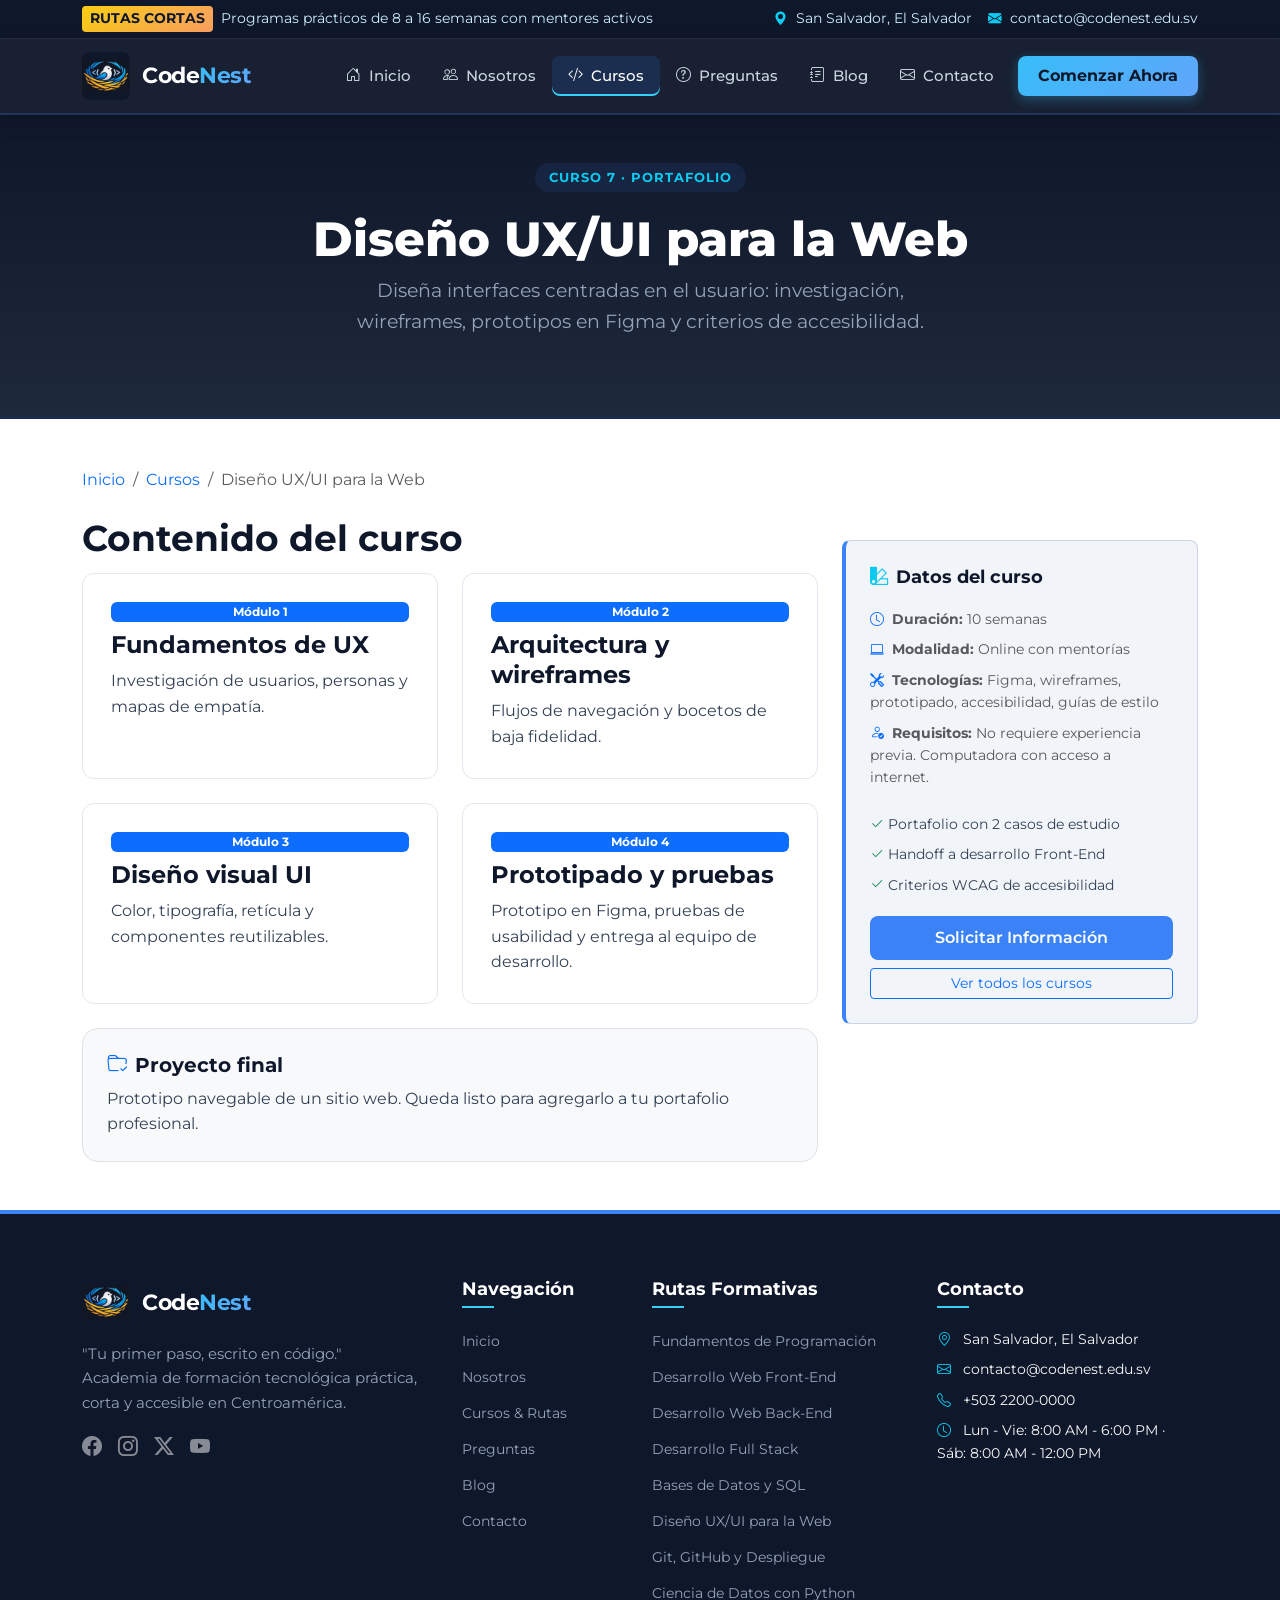
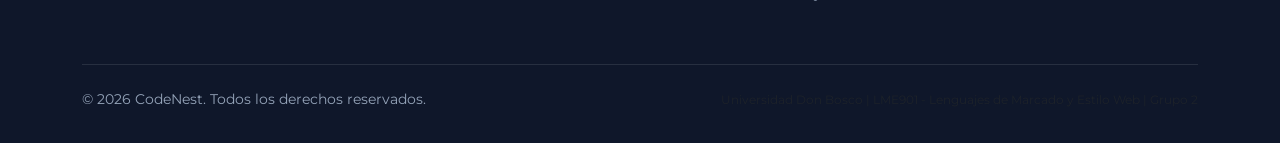
<file: codenest-main/ux-ui.html>
<!DOCTYPE html>
<html lang="es">

<head>
  <meta charset="UTF-8">
  <meta name="viewport" content="width=device-width, initial-scale=1.0">
  <meta name="description" content="Diseña interfaces centradas en el usuario: investigación, wireframes, prototipos en Figma y criterios de accesibilidad.">
  <title>Diseño UX/UI para la Web | CodeNest</title>

  <link rel="preconnect" href="https://fonts.googleapis.com">
  <link rel="preconnect" href="https://fonts.gstatic.com" crossorigin>
  <link
    href="https://fonts.googleapis.com/css2?family=Montserrat:ital,wght@0,300;0,400;0,500;0,600;0,700;0,800;1,400&display=swap"
    rel="stylesheet">

  <link href="https://cdn.jsdelivr.net/npm/bootstrap@5.3.3/dist/css/bootstrap.min.css" rel="stylesheet">

  <link rel="stylesheet" href="https://cdn.jsdelivr.net/npm/bootstrap-icons@1.11.3/font/bootstrap-icons.min.css">
  <link rel="icon" type="image/png" href="img/favicon.png">
  <link rel="stylesheet" href="css/style.css">
</head>

<body>

  <header class="top-notice-bar">
    <div class="container d-flex justify-content-between align-items-center flex-wrap gap-2">
      <div class="d-flex align-items-center gap-2">
        <span class="badge-highlight">RUTAS CORTAS</span>
        <span>Programas prácticos de 8 a 16 semanas con mentores activos</span>
      </div>
      <div class="d-none d-md-flex align-items-center gap-3">
        <span><i class="bi bi-geo-alt-fill text-info me-1"></i> San Salvador, El Salvador</span>
        <span><i class="bi bi-envelope-fill text-info me-1"></i> contacto@codenest.edu.sv</span>
      </div>
    </div>
  </header>

  <nav class="navbar navbar-expand-lg navbar-dark main-navigation" aria-label="Navegación principal">
    <div class="container">
      <a class="navbar-brand brand-logo-container" href="index.html">
        <img src="img/logo-icono.png" alt="Logotipo de CodeNest: ave dentro de un nido con corchetes de código" width="48" height="48">
        <span class="brand-title">Code<span class="nest-gradient">Nest</span></span>
      </a>
      <button class="navbar-toggler" type="button" data-bs-toggle="collapse" data-bs-target="#navbarCodeNest"
        aria-controls="navbarCodeNest" aria-expanded="false" aria-label="Abrir menú de navegación">
        <span class="navbar-toggler-icon"></span>
      </button>

      <div class="collapse navbar-collapse" id="navbarCodeNest">
        <ul class="navbar-nav ms-auto mb-2 mb-lg-0 align-items-lg-center">
          <li class="nav-item">
            <a class="nav-link" href="index.html"><i class="bi bi-house-door me-1"></i> Inicio</a>
          </li>
          <li class="nav-item">
            <a class="nav-link" href="nosotros.html"><i class="bi bi-people me-1"></i> Nosotros</a>
          </li>
          <li class="nav-item">
            <a class="nav-link active" href="servicios.html" aria-current="page"><i class="bi bi-code-slash me-1"></i>
              Cursos</a>
          </li>
          <li class="nav-item">
            <a class="nav-link" href="faq.html"><i class="bi bi-question-circle me-1"></i> Preguntas</a>
          </li>
          <li class="nav-item">
            <a class="nav-link" href="blog.html"><i class="bi bi-journal-text me-1"></i> Blog</a>
          </li>
          <li class="nav-item">
            <a class="nav-link" href="contacto.html"><i class="bi bi-envelope me-1"></i> Contacto</a>
          </li>
          <li class="nav-item ms-lg-2 mt-2 mt-lg-0">
            <a href="servicios.html" class="btn btn-nav-cta">Comenzar Ahora</a>
          </li>
        </ul>
      </div>
    </div>
  </nav>

  <main>
    <section class="py-5 text-white" style="background: var(--cn-gradient-dark); border-bottom: 2px solid rgba(59, 130, 246, 0.2);">
      <div class="container text-center">
        <span class="section-tag bg-opacity-25 text-info">CURSO 7 · PORTAFOLIO</span>
        <h1 class="hero-title my-2">Diseño UX/UI para la Web</h1>
        <p class="hero-subtitle mx-auto">Diseña interfaces centradas en el usuario: investigación, wireframes, prototipos en Figma y criterios de accesibilidad.</p>
      </div>
    </section>

    <section class="py-5 bg-white" aria-labelledby="detalle-heading">
      <div class="container">
        <nav aria-label="Ruta de navegación" class="mb-4">
          <ol class="breadcrumb small mb-0">
            <li class="breadcrumb-item"><a href="index.html">Inicio</a></li>
            <li class="breadcrumb-item"><a href="servicios.html">Cursos</a></li>
            <li class="breadcrumb-item active" aria-current="page">Diseño UX/UI para la Web</li>
          </ol>
        </nav>
        <div class="row g-4">
          <div class="col-lg-8">
            <h2 id="detalle-heading" class="section-title text-start">Contenido del curso</h2>
            <div class="row g-4 mb-4">
          <div class="col-md-6"><article class="semantic-card h-100"><span class="badge bg-primary mb-2">Módulo 1</span>
            <h4>Fundamentos de UX</h4><p class="mb-0">Investigación de usuarios, personas y mapas de empatía.</p></article></div>
          <div class="col-md-6"><article class="semantic-card h-100"><span class="badge bg-primary mb-2">Módulo 2</span>
            <h4>Arquitectura y wireframes</h4><p class="mb-0">Flujos de navegación y bocetos de baja fidelidad.</p></article></div>
          <div class="col-md-6"><article class="semantic-card h-100"><span class="badge bg-primary mb-2">Módulo 3</span>
            <h4>Diseño visual UI</h4><p class="mb-0">Color, tipografía, retícula y componentes reutilizables.</p></article></div>
          <div class="col-md-6"><article class="semantic-card h-100"><span class="badge bg-primary mb-2">Módulo 4</span>
            <h4>Prototipado y pruebas</h4><p class="mb-0">Prototipo en Figma, pruebas de usabilidad y entrega al equipo de desarrollo.</p></article></div>
            </div>
            <div class="p-4 rounded-4 border bg-light">
              <h5 class="fw-bold"><i class="bi bi-folder-check text-primary me-2"></i>Proyecto final</h5>
              <p class="mb-0">Prototipo navegable de un sitio web. Queda listo para agregarlo a tu portafolio profesional.</p>
            </div>
          </div>
          <div class="col-lg-4">
            <aside class="semantic-aside" aria-label="Datos del curso">
              <h4 class="aside-title"><i class="bi bi-palette2 text-info"></i> Datos del curso</h4>
              <ul class="list-unstyled small text-muted my-3">
                <li class="py-1"><i class="bi bi-clock text-primary me-2"></i><strong>Duración:</strong> 10 semanas</li>
                <li class="py-1"><i class="bi bi-laptop text-primary me-2"></i><strong>Modalidad:</strong> Online con mentorías</li>
                <li class="py-1"><i class="bi bi-tools text-primary me-2"></i><strong>Tecnologías:</strong> Figma, wireframes, prototipado, accesibilidad, guías de estilo</li>
                <li class="py-1"><i class="bi bi-person-check text-primary me-2"></i><strong>Requisitos:</strong> No requiere experiencia previa. Computadora con acceso a internet.</li>
              </ul>
              <ul class="list-unstyled small mb-3"><li class="py-1"><i class="bi bi-check2 text-success me-1"></i>Portafolio con 2 casos de estudio</li><li class="py-1"><i class="bi bi-check2 text-success me-1"></i>Handoff a desarrollo Front-End</li><li class="py-1"><i class="bi bi-check2 text-success me-1"></i>Criterios WCAG de accesibilidad</li></ul>
              <a href="contacto.html?curso=ux-ui" class="btn btn-brand-primary w-100 mb-2">Solicitar Información</a>
              <a href="servicios.html" class="btn btn-sm btn-outline-primary w-100">Ver todos los cursos</a>
            </aside>
          </div>
        </div>
      </div>
    </section>
  </main>

  <footer class="main-footer" aria-label="Pie de página institucional">
    <div class="container">
      <div class="row g-4">
        <div class="col-lg-4 col-md-6">
          <div class="brand-logo-container mb-3">
        <img src="img/logo-icono.png" alt="Logotipo de CodeNest: ave dentro de un nido con corchetes de código" width="48" height="48">
        <span class="brand-title">Code<span class="nest-gradient">Nest</span></span>
          </div>
          <p class="footer-brand-desc">
            "Tu primer paso, escrito en código."<br>
            Academia de formación tecnológica práctica, corta y accesible en Centroamérica.
          </p>
          <div class="d-flex gap-3 fs-5 mt-3">
            <a href="https://facebook.com" class="text-white-50" aria-label="Facebook CodeNest" target="_blank"
              rel="noopener"><i class="bi bi-facebook"></i></a>
            <a href="https://instagram.com" class="text-white-50" aria-label="Instagram CodeNest" target="_blank"
              rel="noopener"><i class="bi bi-instagram"></i></a>
            <a href="https://x.com" class="text-white-50" aria-label="X (Twitter) CodeNest" target="_blank"
              rel="noopener"><i class="bi bi-twitter-x"></i></a>
            <a href="https://youtube.com" class="text-white-50" aria-label="YouTube CodeNest" target="_blank"
              rel="noopener"><i class="bi bi-youtube"></i></a>
          </div>
        </div>
        <div class="col-lg-2 col-md-6">
          <h5 class="footer-heading">Navegación</h5>
          <ul class="footer-links">
            <li><a href="index.html">Inicio</a></li>
            <li><a href="nosotros.html">Nosotros</a></li>
            <li><a href="servicios.html">Cursos & Rutas</a></li>
            <li><a href="faq.html">Preguntas</a></li>
            <li><a href="blog.html">Blog</a></li>
            <li><a href="contacto.html">Contacto</a></li>
          </ul>
        </div>
        <div class="col-lg-3 col-md-6">
          <h5 class="footer-heading">Rutas Formativas</h5>
          <ul class="footer-links">
            <li><a href="servicios.html">Fundamentos de Programación</a></li>
            <li><a href="servicios.html">Desarrollo Web Front-End</a></li>
            <li><a href="servicios.html">Desarrollo Web Back-End</a></li>
            <li><a href="servicios.html">Desarrollo Full Stack</a></li>
            <li><a href="servicios.html">Bases de Datos y SQL</a></li>
            <li><a href="ux-ui.html">Diseño UX/UI para la Web</a></li>
            <li><a href="git-github.html">Git, GitHub y Despliegue</a></li>
            <li><a href="ciencia-datos.html">Ciencia de Datos con Python</a></li>
          </ul>
        </div>
        <div class="col-lg-3 col-md-6">
          <h5 class="footer-heading">Contacto</h5>
          <ul class="footer-links text-light small">
            <li class="mb-2"><i class="bi bi-geo-alt text-info me-2"></i> San Salvador, El Salvador</li>
            <li class="mb-2"><i class="bi bi-envelope text-info me-2"></i> contacto@codenest.edu.sv</li>
            <li class="mb-2"><i class="bi bi-telephone text-info me-2"></i> +503 2200-0000</li>
            <li class="mb-2"><i class="bi bi-clock text-info me-2"></i> Lun - Vie: 8:00 AM - 6:00 PM · Sáb: 8:00 AM - 12:00 PM</li>
          </ul>
        </div>
      </div>
      <div class="footer-bottom d-flex flex-wrap justify-content-between align-items-center gap-2">
        <p class="mb-0">&copy; <span id="current-year">2026</span> CodeNest. Todos los derechos reservados.</p>
        <p class="mb-0 text-muted small">
          Universidad Don Bosco | LME901 - Lenguajes de Marcado y Estilo Web | Grupo 2
        </p>
      </div>
    </div>
  </footer>

  <script src="https://cdn.jsdelivr.net/npm/bootstrap@5.3.3/dist/js/bootstrap.bundle.min.js"></script>
  <script src="js/main.js"></script>
</body>

</html>
</file>
<file: codenest-main/css/style.css>
/* Variables Globales e Identidad Institucional */
:root {
  /* Paleta Corporativa no-oficial */
  --cn-dark-blue: #0F172A;
  --cn-white: #FFFFFF;
  --cn-soft-black: #000000;
  --cn-blue-primary: #3B82F6;
  --cn-blue-cyan: #37CEF8;
  --cn-cyan-light: #CCEEFD;
  --cn-cyan-pale: #B3E6FC;
  --cn-yellow-gold: #FACC15;
  --cn-orange-warm: #FBA061;
  --cn-blue-nest-top: #38BDF8;
  --cn-blue-nest-bottom: #60A5FA;

  /* Gradientes no-oficial */
  --cn-gradient-nest: linear-gradient(135deg, #38BDF8 0%, #60A5FA 100%);
  --cn-gradient-accent: linear-gradient(135deg, #FACC15 0%, #FBA061 100%);
  --cn-gradient-dark: linear-gradient(180deg, #0F172A 0%, #1E293B 100%);

  /* Tipografía */
  --cn-font-family: 'Montserrat', -apple-system, BlinkMacSystemFont, "Segoe UI", Roboto, sans-serif;

  /* Espaciados y Sombras */
  --cn-radius-sm: 8px;
  --cn-radius-md: 12px;
  --cn-radius-lg: 16px;
  --cn-shadow: 0 10px 25px -5px rgba(15, 23, 42, 0.1), 0 8px 10px -6px rgba(15, 23, 42, 0.1);
  --cn-shadow-glow: 0 0 20px rgba(59, 130, 246, 0.25);
}

* {
  box-sizing: border-box;
}

body {
  font-family: var(--cn-font-family);
  color: #334155;
  background-color: #F8FAFC;
  line-height: 1.6;
  margin: 0;
  padding: 0;
  display: flex;
  flex-direction: column;
  min-height: 100vh;
}

h1,
h2,
h3,
h4,
h5,
h6 {
  font-family: var(--cn-font-family);
  font-weight: 700;
  color: var(--cn-dark-blue);
  line-height: 1.25;
}

a {
  text-decoration: none;
  transition: all 0.25s ease-in-out;
}

img {
  max-width: 100%;
  height: auto;
}

/* Estructura Semántica: Header Institucional y Barra Superior */
.top-notice-bar {
  background: var(--cn-dark-blue);
  color: var(--cn-cyan-light);
  font-size: 0.85rem;
  padding: 6px 0;
  border-bottom: 1px solid rgba(255, 255, 255, 0.1);
}

.top-notice-bar .badge-highlight {
  background: var(--cn-gradient-accent);
  color: var(--cn-dark-blue);
  font-weight: 700;
  padding: 2px 8px;
  border-radius: 4px;
}

/* (<nav>) */
.main-navigation {
  background: rgba(15, 23, 42, 0.96);
  backdrop-filter: blur(10px);
  position: sticky;
  top: 0;
  z-index: 1030;
  box-shadow: 0 4px 20px rgba(0, 0, 0, 0.2);
  border-bottom: 2px solid rgba(59, 130, 246, 0.2);
}

.brand-logo-container {
  display: flex;
  align-items: center;
  gap: 12px;
}

.brand-logo-container img {
  height: 48px;
  width: auto;
  border-radius: 8px;
  object-fit: contain;
}

.brand-title {
  color: var(--cn-white);
  font-size: 1.35rem;
  font-weight: 700;
  letter-spacing: -0.5px;
}

.brand-title .nest-gradient {
  background: var(--cn-gradient-nest);
  -webkit-background-clip: text;
  -webkit-text-fill-color: transparent;
}

.nav-link {
  color: #CBD5E1 !important;
  font-weight: 500;
  font-size: 0.95rem;
  padding: 8px 16px !important;
  border-radius: var(--cn-radius-sm);
  transition: all 0.2s ease;
}

.nav-link:hover,
.nav-link.active {
  color: var(--cn-white) !important;
  background: rgba(59, 130, 246, 0.15);
  box-shadow: inset 0 -2px 0 var(--cn-blue-cyan);
}

.btn-nav-cta {
  background: var(--cn-gradient-nest);
  color: var(--cn-dark-blue);
  font-weight: 700;
  border: none;
  padding: 8px 20px;
  border-radius: var(--cn-radius-sm);
  box-shadow: 0 4px 12px rgba(56, 189, 248, 0.3);
}

.btn-nav-cta:hover {
  background: linear-gradient(135deg, #60A5FA 0%, #38BDF8 100%);
  color: var(--cn-dark-blue);
  transform: translateY(-1px);
}

/* (<main>) */
main {
  flex: 1;
}

/* (<section>) */
.section-header {
  margin-bottom: 2.5rem;
  position: relative;
}

.section-tag {
  display: inline-block;
  color: var(--cn-blue-primary);
  background: rgba(59, 130, 246, 0.1);
  padding: 4px 14px;
  border-radius: 20px;
  font-size: 0.825rem;
  font-weight: 700;
  text-transform: uppercase;
  letter-spacing: 1px;
  margin-bottom: 0.75rem;
}

.section-title {
  font-size: 2.25rem;
  margin-bottom: 0.75rem;
}

.section-subtitle {
  color: #64748B;
  font-size: 1.1rem;
  max-width: 650px;
}

/* Secciones de Portada / Hero */
.hero-section {
  background: var(--cn-gradient-dark);
  color: var(--cn-white);
  padding: 5rem 0 4rem;
  position: relative;
  overflow: hidden;
  border-bottom: 1px solid rgba(59, 130, 246, 0.2);
}

.hero-section::before {
  content: '';
  position: absolute;
  top: -20%;
  right: -10%;
  width: 500px;
  height: 500px;
  background: radial-gradient(circle, rgba(59, 130, 246, 0.15) 0%, rgba(15, 23, 42, 0) 70%);
  border-radius: 50%;
  pointer-events: none;
}

.hero-title {
  color: var(--cn-white);
  font-size: 3rem;
  font-weight: 800;
  line-height: 1.15;
  margin-bottom: 1.25rem;
}

.hero-highlight {
  background: var(--cn-gradient-nest);
  -webkit-background-clip: text;
  -webkit-text-fill-color: transparent;
}

.hero-subtitle {
  color: #94A3B8;
  font-size: 1.2rem;
  margin-bottom: 2rem;
  max-width: 580px;
}

/* (<article>) */
.semantic-card {
  background: var(--cn-white);
  border-radius: var(--cn-radius-md);
  border: 1px solid #E2E8F0;
  padding: 1.75rem;
  transition: all 0.3s ease;
  height: 100%;
  display: flex;
  flex-direction: column;
  position: relative;
}

.semantic-card:hover {
  transform: translateY(-4px);
  border-color: var(--cn-blue-primary);
  box-shadow: var(--cn-shadow);
}

.card-icon-badge {
  width: 50px;
  height: 50px;
  border-radius: var(--cn-radius-sm);
  background: rgba(59, 130, 246, 0.1);
  color: var(--cn-blue-primary);
  display: flex;
  align-items: center;
  justify-content: center;
  font-size: 1.5rem;
  margin-bottom: 1.25rem;
}

.semantic-card-footer {
  margin-top: auto;
  padding-top: 1rem;
  border-top: 1px solid #F1F5F9;
}

/* (<aside>) */
.semantic-aside {
  background: #F1F5F9;
  border: 1px solid #CBD5E1;
  border-left: 4px solid var(--cn-blue-primary);
  border-radius: var(--cn-radius-sm);
  padding: 1.5rem;
  margin-top: 1.5rem;
}

.aside-title {
  font-size: 1.15rem;
  font-weight: 700;
  color: var(--cn-dark-blue);
  margin-bottom: 0.75rem;
  display: flex;
  align-items: center;
  gap: 8px;
}

/* (<footer>) */
.main-footer {
  background: var(--cn-dark-blue);
  color: #94A3B8;
  padding: 4rem 0 2rem;
  margin-top: auto;
  border-top: 4px solid var(--cn-blue-primary);
}

.footer-brand-desc {
  font-size: 0.95rem;
  line-height: 1.6;
  margin-top: 1rem;
  color: #94A3B8;
}

.footer-heading {
  color: var(--cn-white);
  font-size: 1.1rem;
  font-weight: 700;
  margin-bottom: 1.25rem;
  position: relative;
  padding-bottom: 8px;
}

.footer-heading::after {
  content: '';
  position: absolute;
  bottom: 0;
  left: 0;
  width: 32px;
  height: 2px;
  background: var(--cn-blue-cyan);
}

.footer-links {
  list-style: none;
  padding: 0;
  margin: 0;
}

.footer-links li {
  margin-bottom: 0.65rem;
}

.footer-links a {
  color: #94A3B8;
  font-size: 0.9rem;
}

.footer-links a:hover {
  color: var(--cn-cyan-light);
  padding-left: 4px;
}

.footer-bottom {
  margin-top: 3rem;
  padding-top: 1.5rem;
  border-top: 1px solid rgba(255, 255, 255, 0.1);
  font-size: 0.85rem;
}

/* Badges y botones complementarios */
.badge-code {
  background: #0F172A;
  color: #38BDF8;
  font-family: monospace;
  padding: 4px 8px;
  border-radius: 4px;
  font-size: 0.8rem;
}

.btn-brand-primary {
  background: var(--cn-blue-primary);
  color: var(--cn-white);
  border: none;
  padding: 10px 24px;
  font-weight: 600;
  border-radius: var(--cn-radius-sm);
  transition: all 0.25s ease;
}

.btn-brand-primary:hover {
  background: #2563EB;
  color: var(--cn-white);
  box-shadow: var(--cn-shadow-glow);
}

.btn-brand-outline {
  background: transparent;
  color: var(--cn-white);
  border: 2px solid rgba(255, 255, 255, 0.3);
  padding: 9px 22px;
  font-weight: 600;
  border-radius: var(--cn-radius-sm);
  transition: all 0.25s ease;
}

.btn-brand-outline:hover {
  border-color: var(--cn-white);
  background: rgba(255, 255, 255, 0.1);
  color: var(--cn-white);
}

/* ===== Sprint II: componentes añadidos ===== */

/* Carrusel de testimonios */
.testimonial-carousel {
  padding: 0 56px 48px;
}

.testimonial-carousel .carousel-indicators {
  bottom: 0;
  margin-bottom: 0;
}

.testimonial-carousel .carousel-indicators [data-bs-target] {
  background-color: var(--cn-blue-primary);
  width: 10px;
  height: 10px;
  border-radius: 50%;
  border: 0;
}

.testimonial-carousel .carousel-control-prev,
.testimonial-carousel .carousel-control-next {
  width: 48px;
  bottom: 48px;
}

.testimonial-carousel .semantic-card {
  min-height: 210px;
}

@media (max-width: 575.98px) {
  .testimonial-carousel {
    padding: 0 0 48px;
  }

  .testimonial-carousel .carousel-control-prev,
  .testimonial-carousel .carousel-control-next {
    display: none;
  }
}

/* Tabla comparativa de rutas */
.cn-table thead th {
  background: var(--cn-dark-blue);
  color: var(--cn-white);
  font-size: 0.85rem;
  font-weight: 600;
  letter-spacing: 0.4px;
  text-transform: uppercase;
  white-space: nowrap;
  border: 0;
  padding: 14px 16px;
}

.cn-table tbody th {
  color: var(--cn-dark-blue);
  font-weight: 600;
}

.cn-table td,
.cn-table tbody th {
  padding: 14px 16px;
  font-size: 0.92rem;
}

.cn-table {
  min-width: 860px;
}

/* Acordeón de preguntas frecuentes */
.cn-accordion .accordion-button {
  font-weight: 600;
  color: var(--cn-dark-blue);
  padding: 1.1rem 1.4rem;
}

.cn-accordion .accordion-button:not(.collapsed) {
  background: rgba(59, 130, 246, 0.08);
  color: var(--cn-dark-blue);
  box-shadow: inset 3px 0 0 var(--cn-blue-primary);
}

.cn-accordion .accordion-button:focus {
  box-shadow: 0 0 0 0.2rem rgba(59, 130, 246, 0.25);
}

.cn-accordion .accordion-body {
  padding: 1.1rem 1.4rem 1.4rem;
}

/* Modales del blog */
.modal-content {
  border: 0;
  border-radius: var(--cn-radius-lg);
  font-family: var(--cn-font-family);
}

/* Alertas de formularios */
.alert {
  border-radius: var(--cn-radius-md);
}

/* Sprint III: ajustes de diseño adaptativo */
html { overflow-x: hidden; }

@media (max-width: 767.98px) {
  .hero-section { padding: 3rem 0 2.5rem; }
  .hero-title { font-size: 1.9rem; }
  .section-title { font-size: 1.5rem; }
  .semantic-card-footer .btn { font-size: 0.85rem; }
}

@media (max-width: 575.98px) {
  .container { padding-left: 1rem; padding-right: 1rem; }
  .brand-title { font-size: 1.15rem; }
  .brand-logo-container img { height: 40px; width: 40px; }
  .footer-bottom { text-align: center; justify-content: center !important; }
}
</file>
